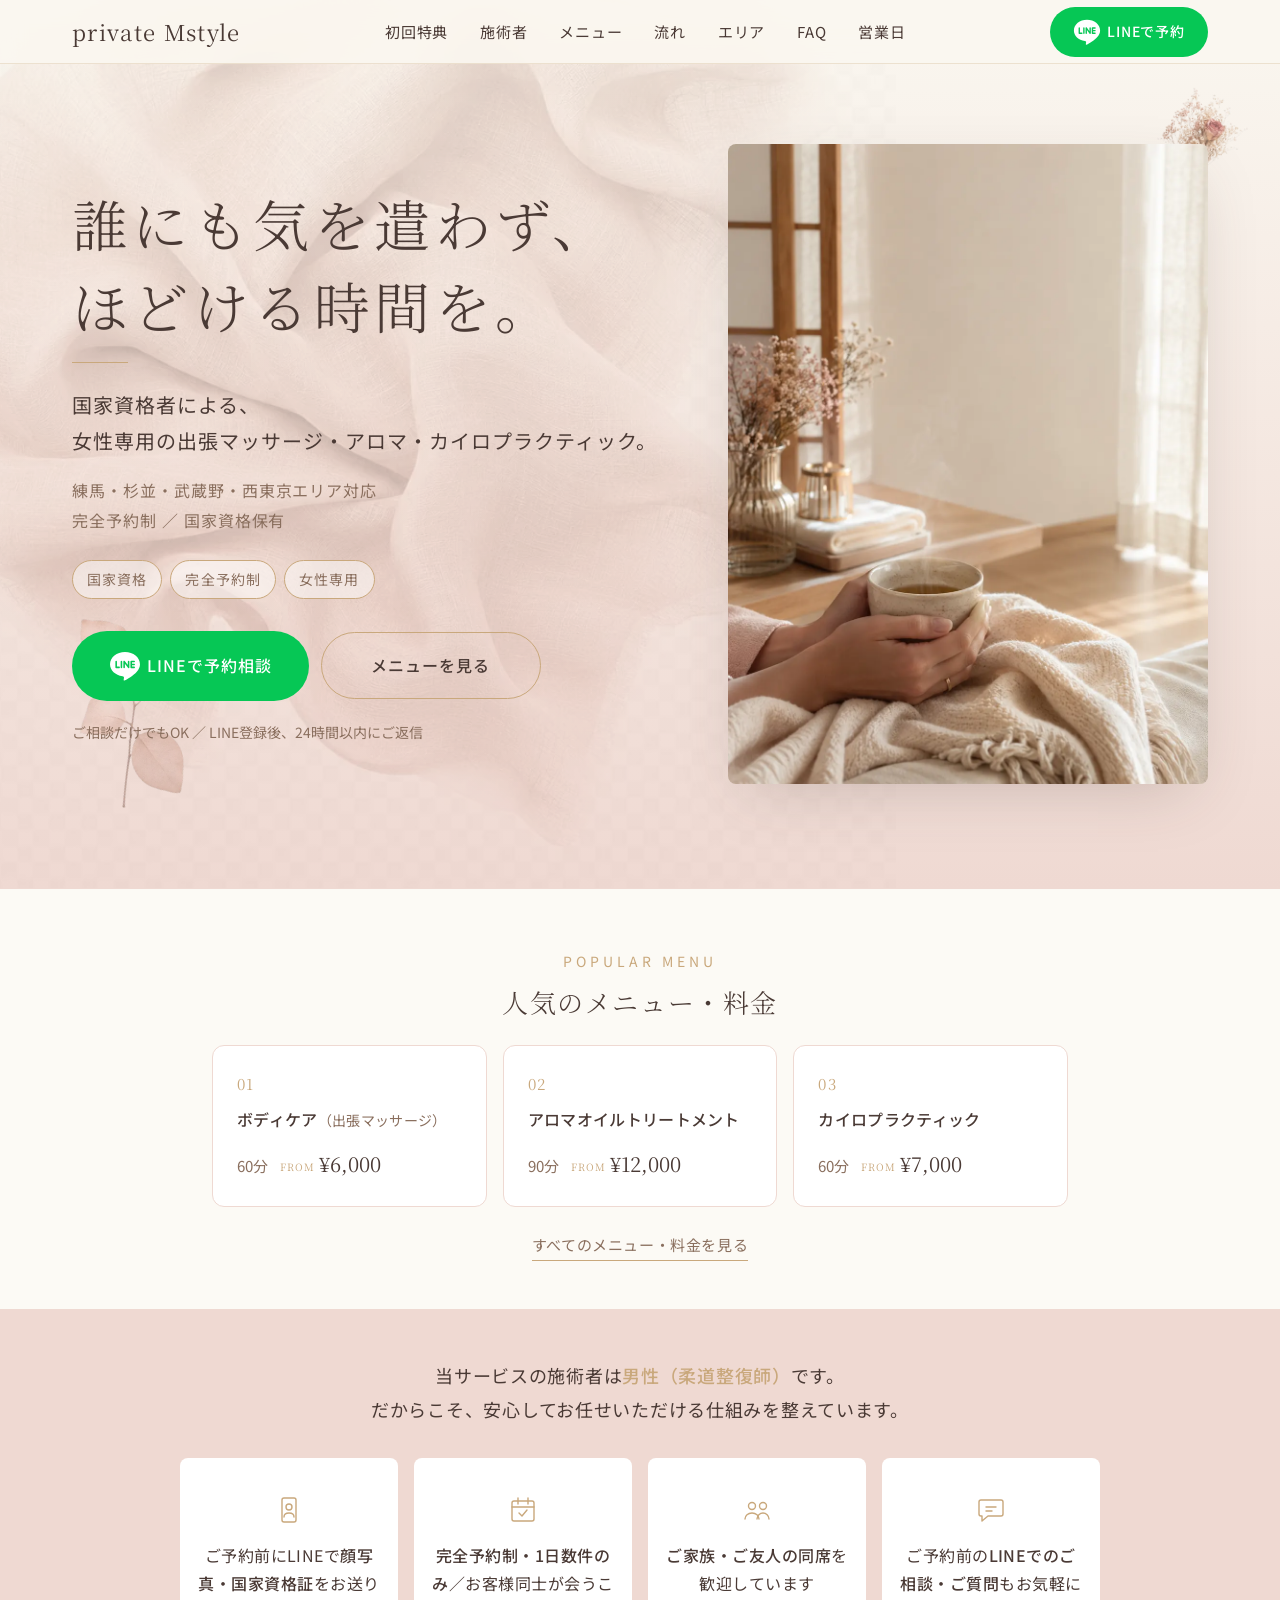
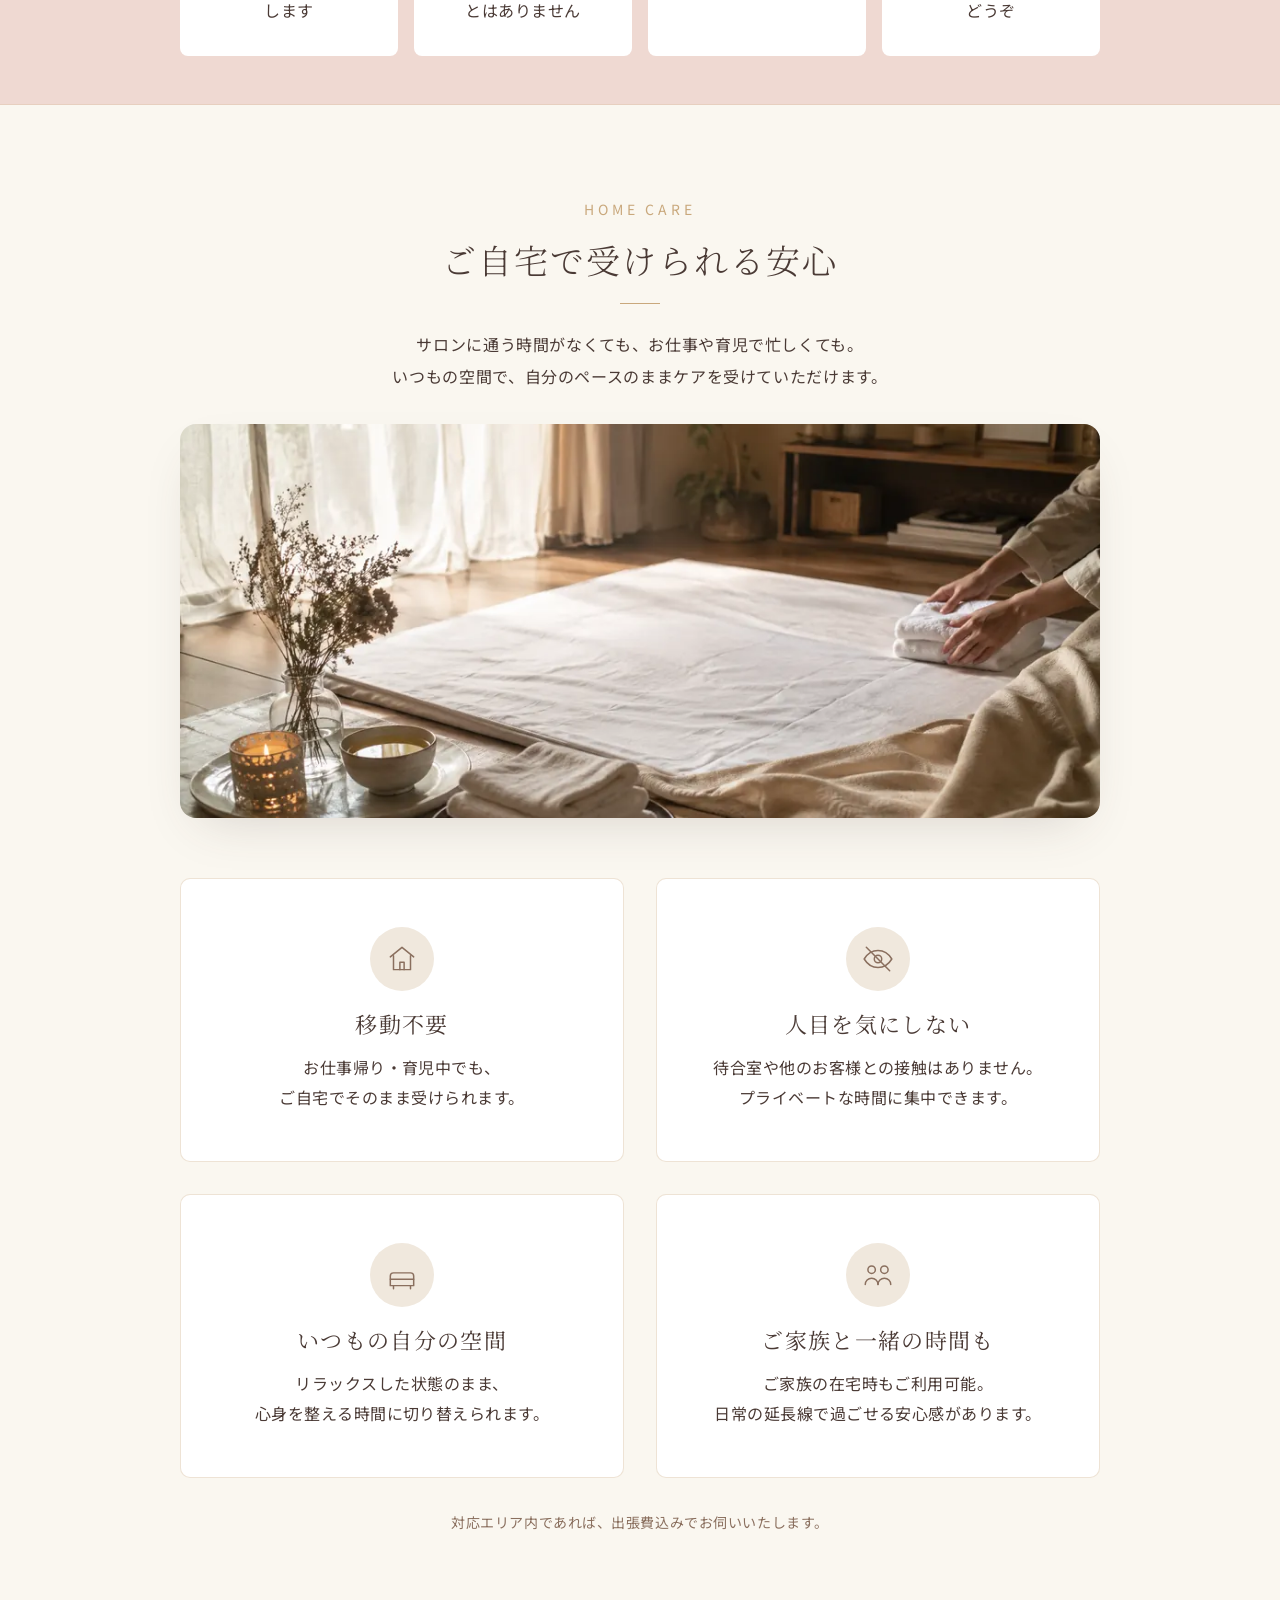
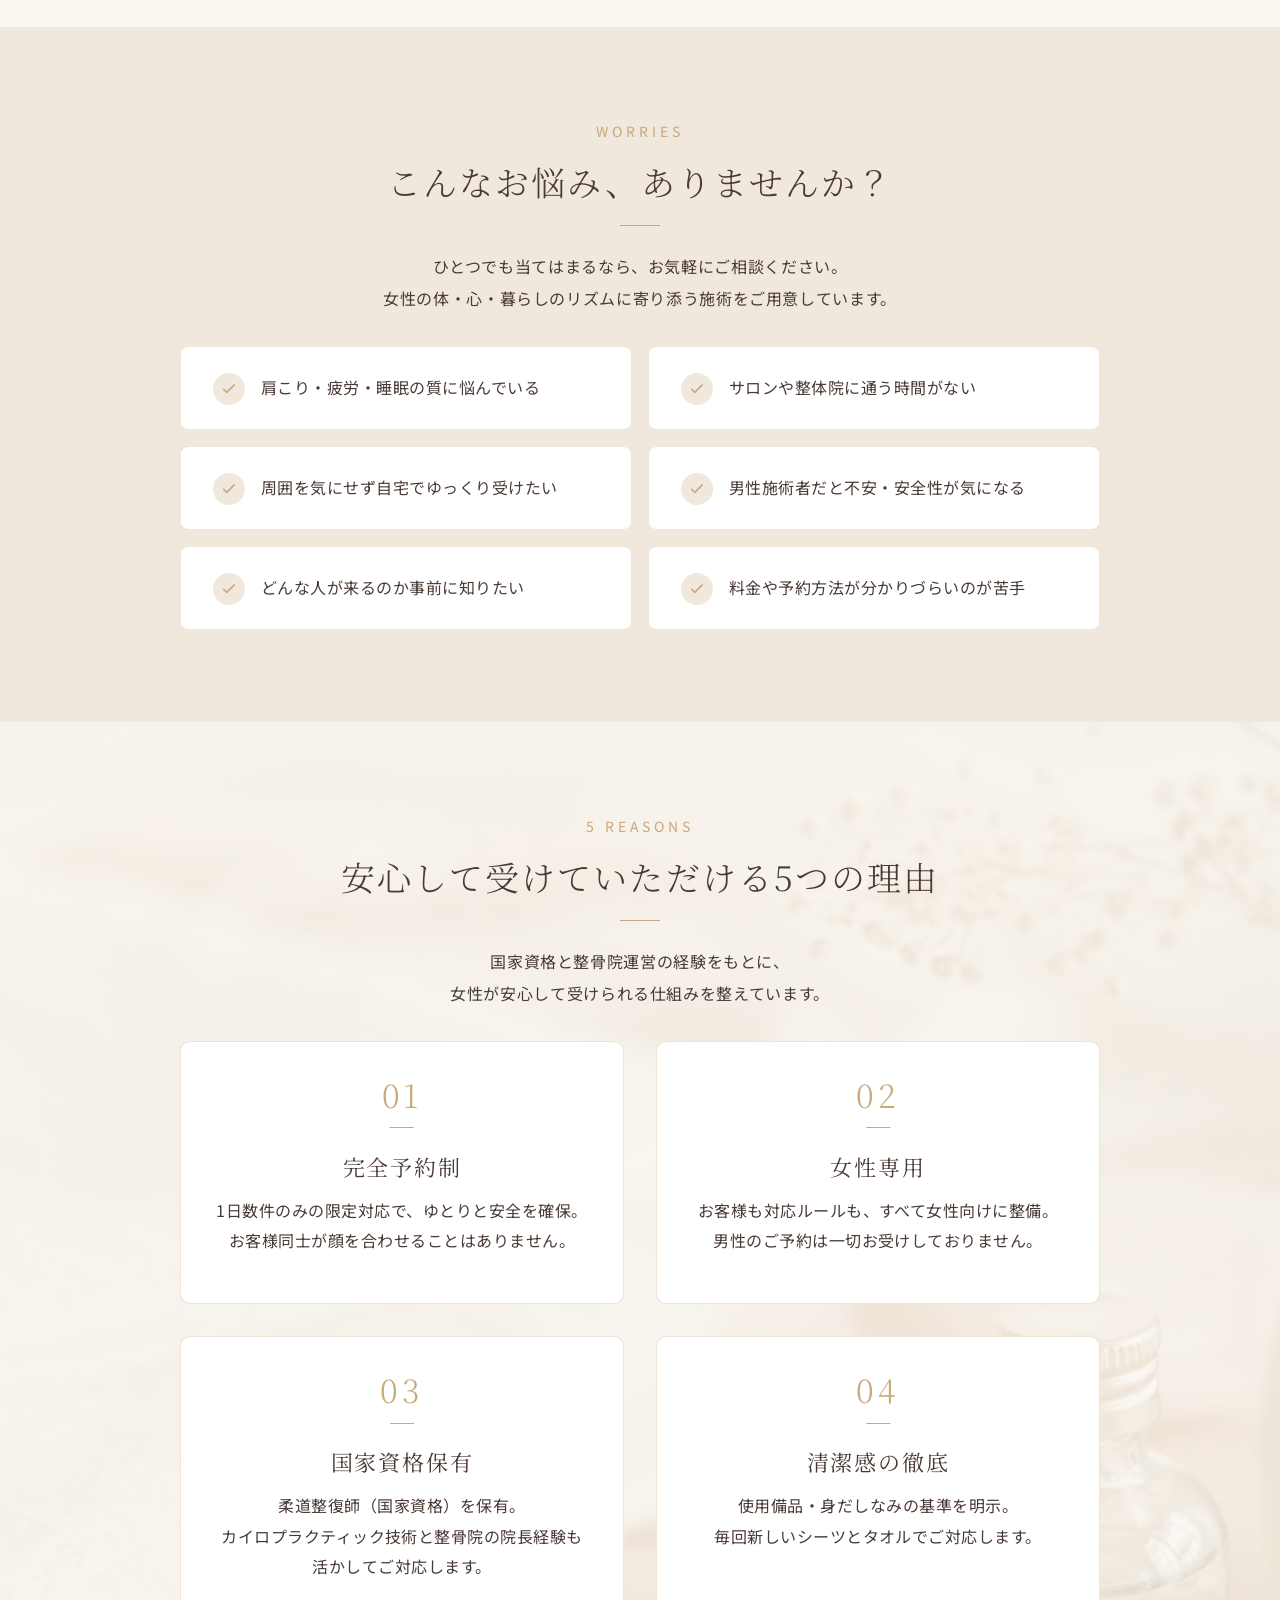
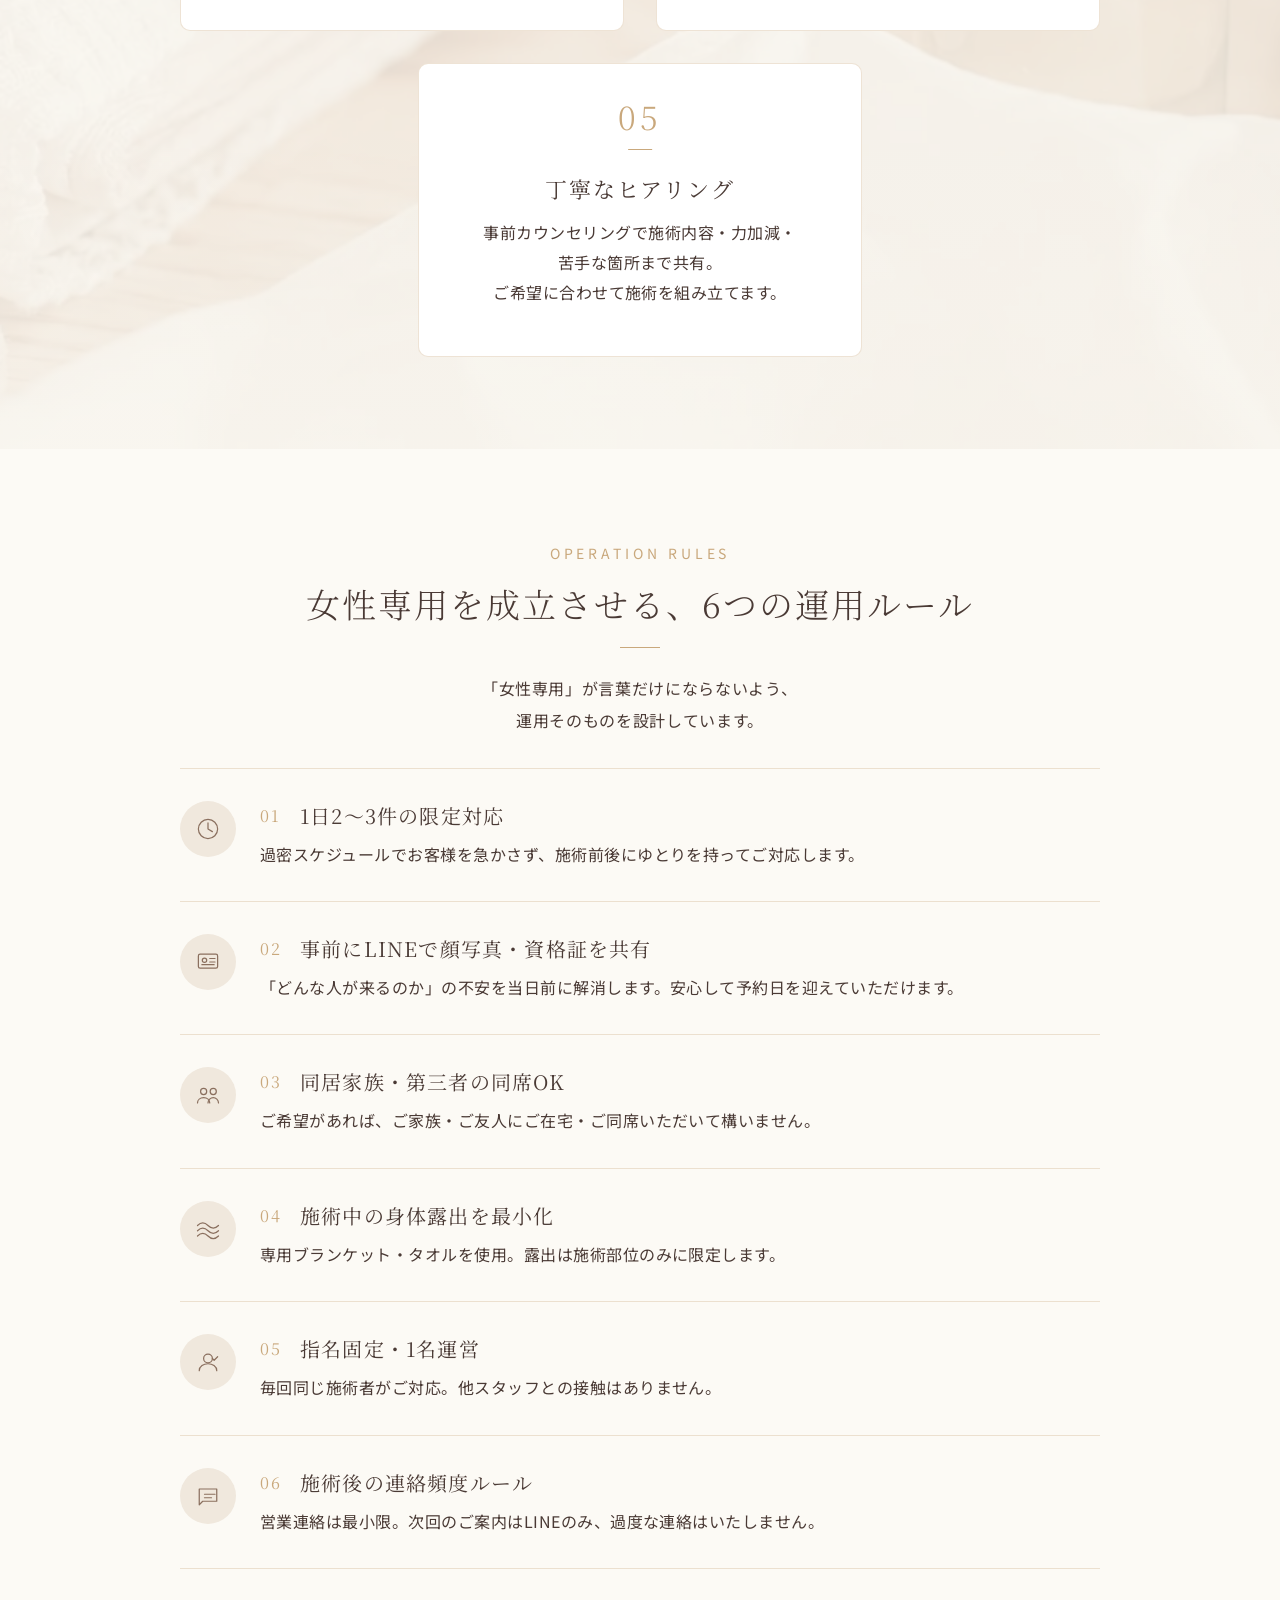
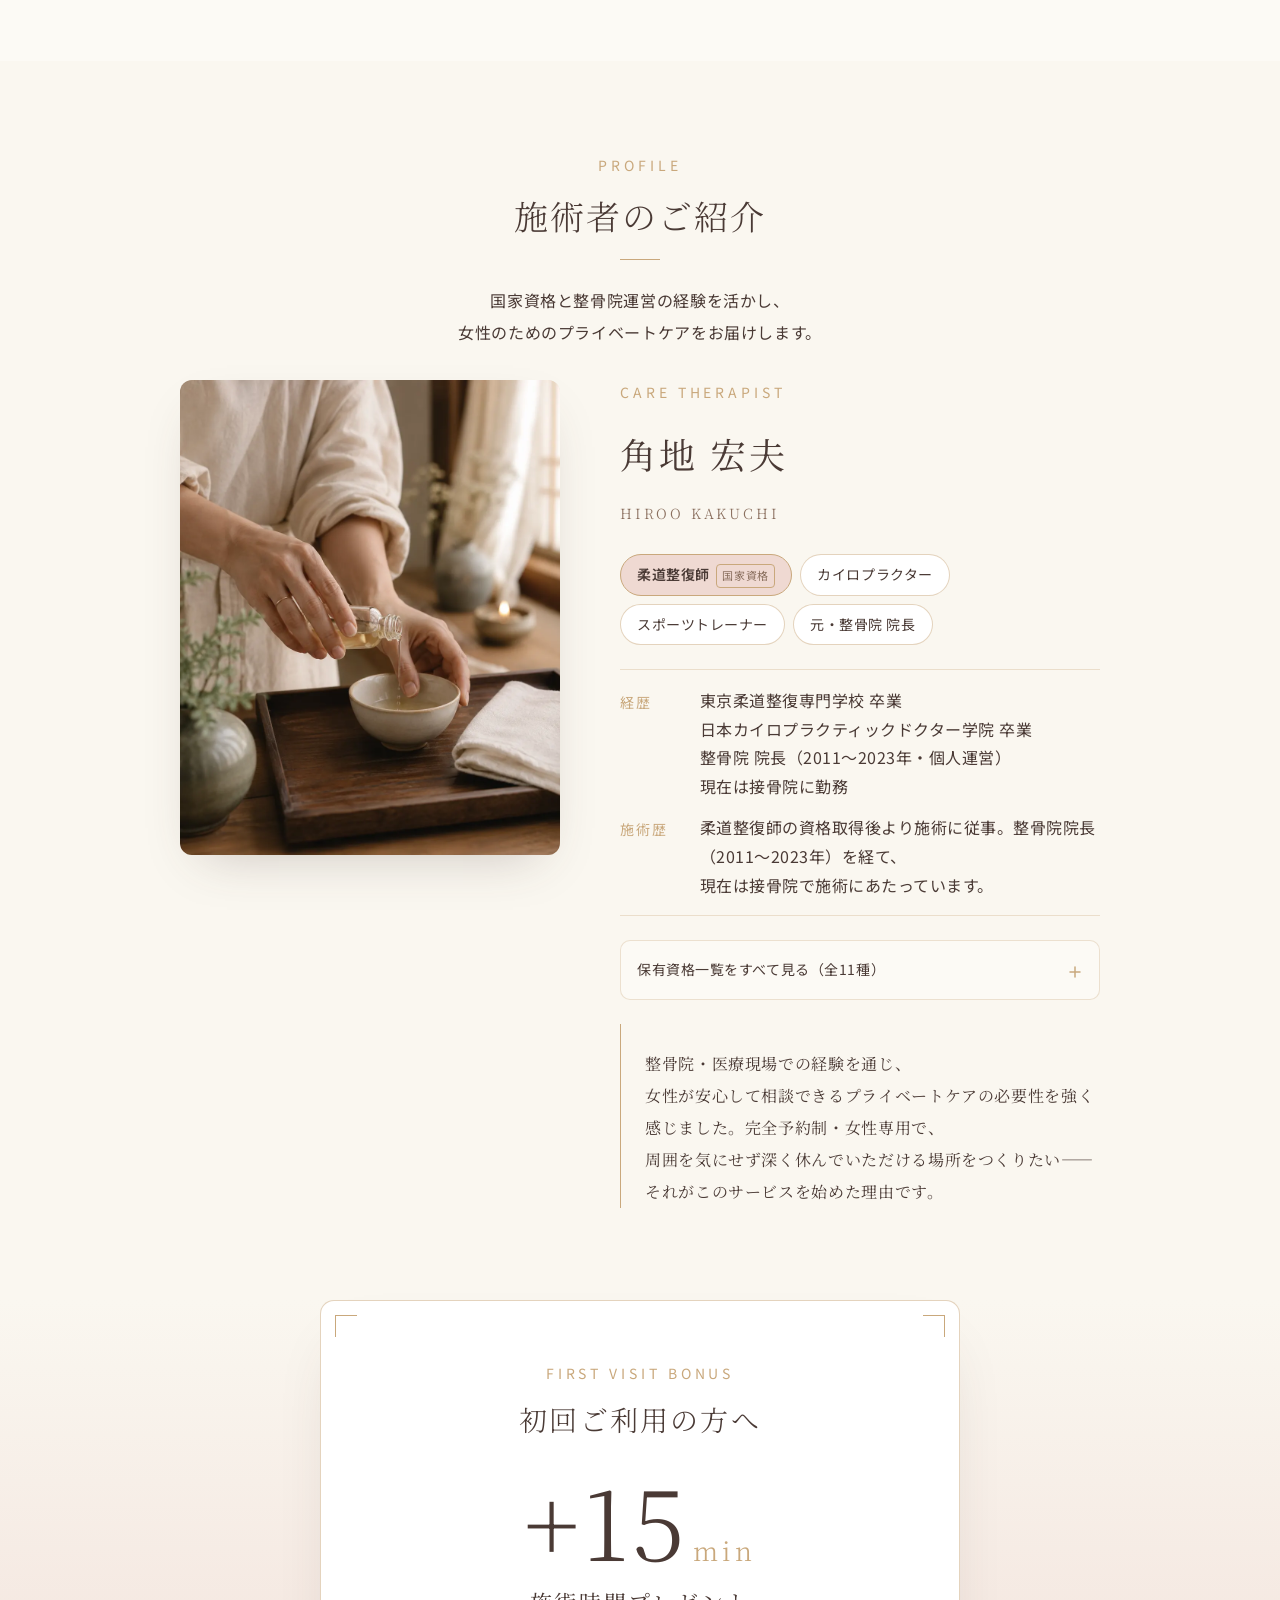
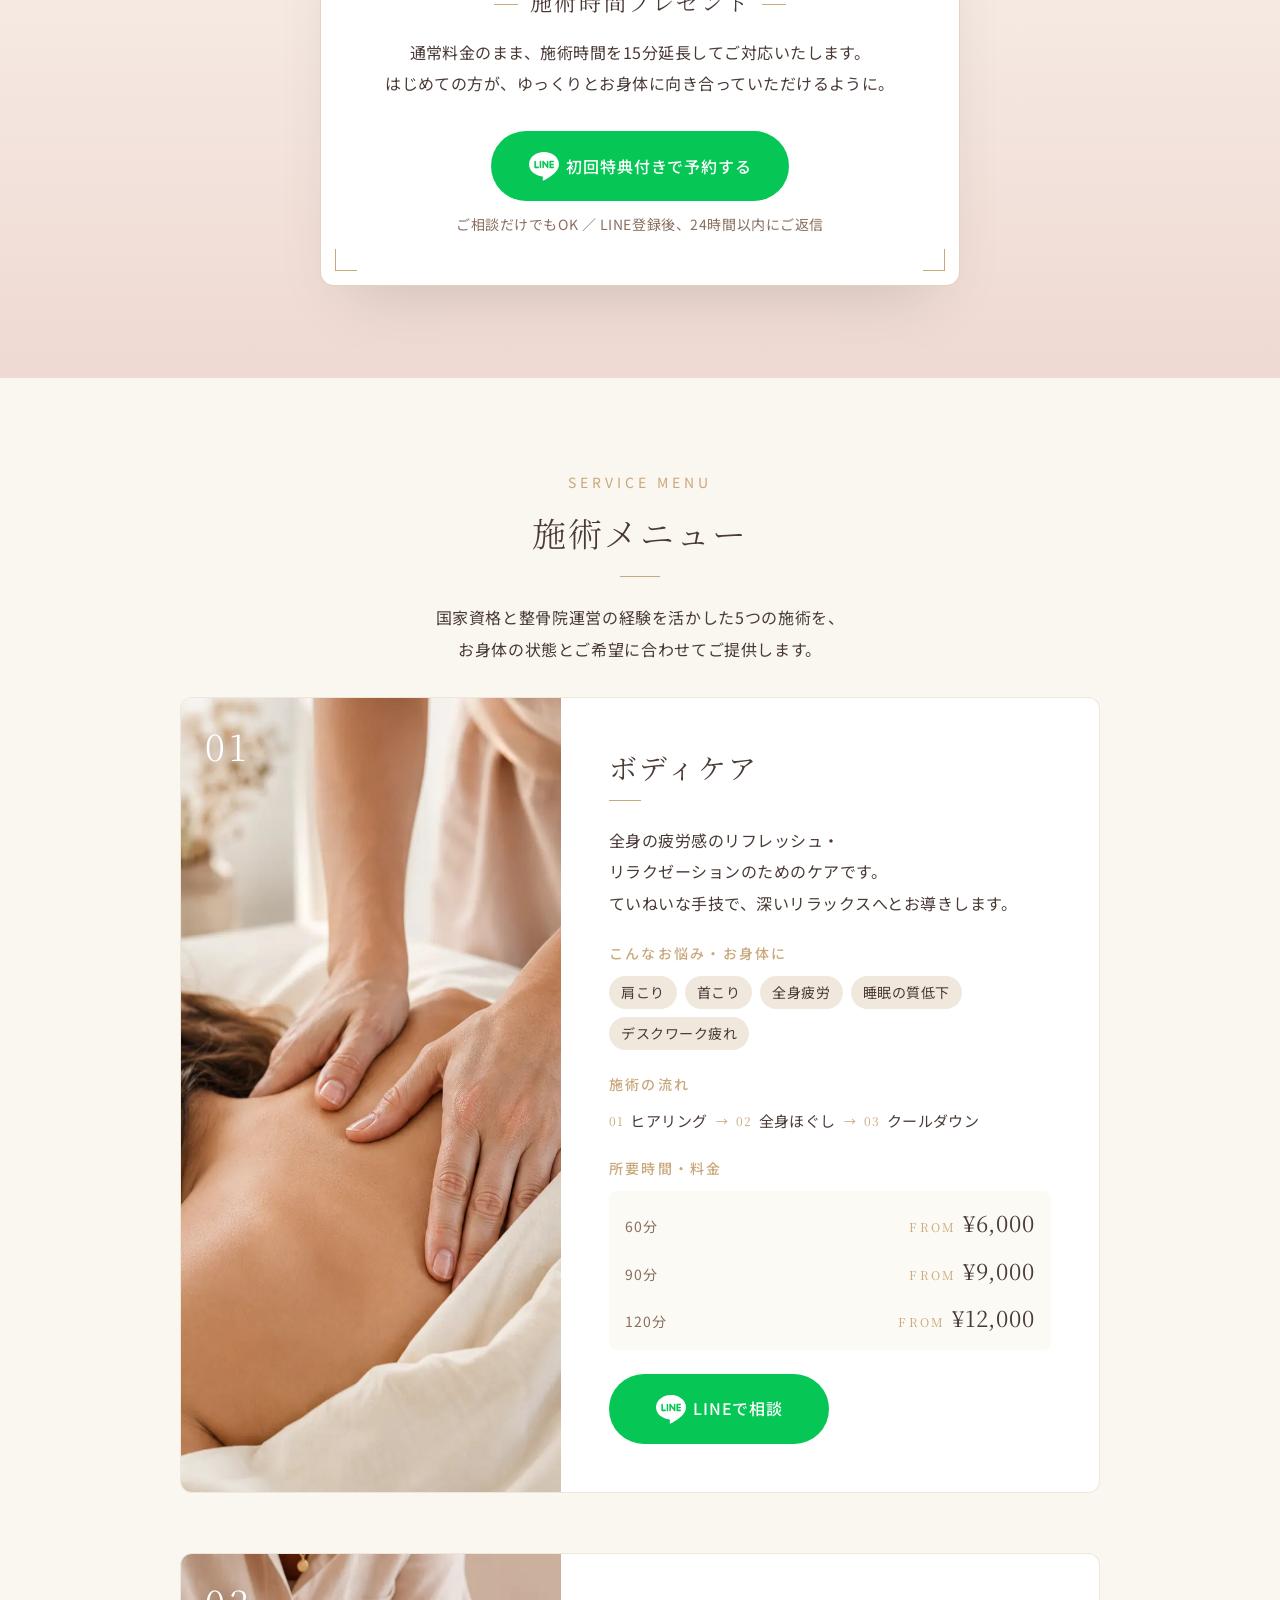
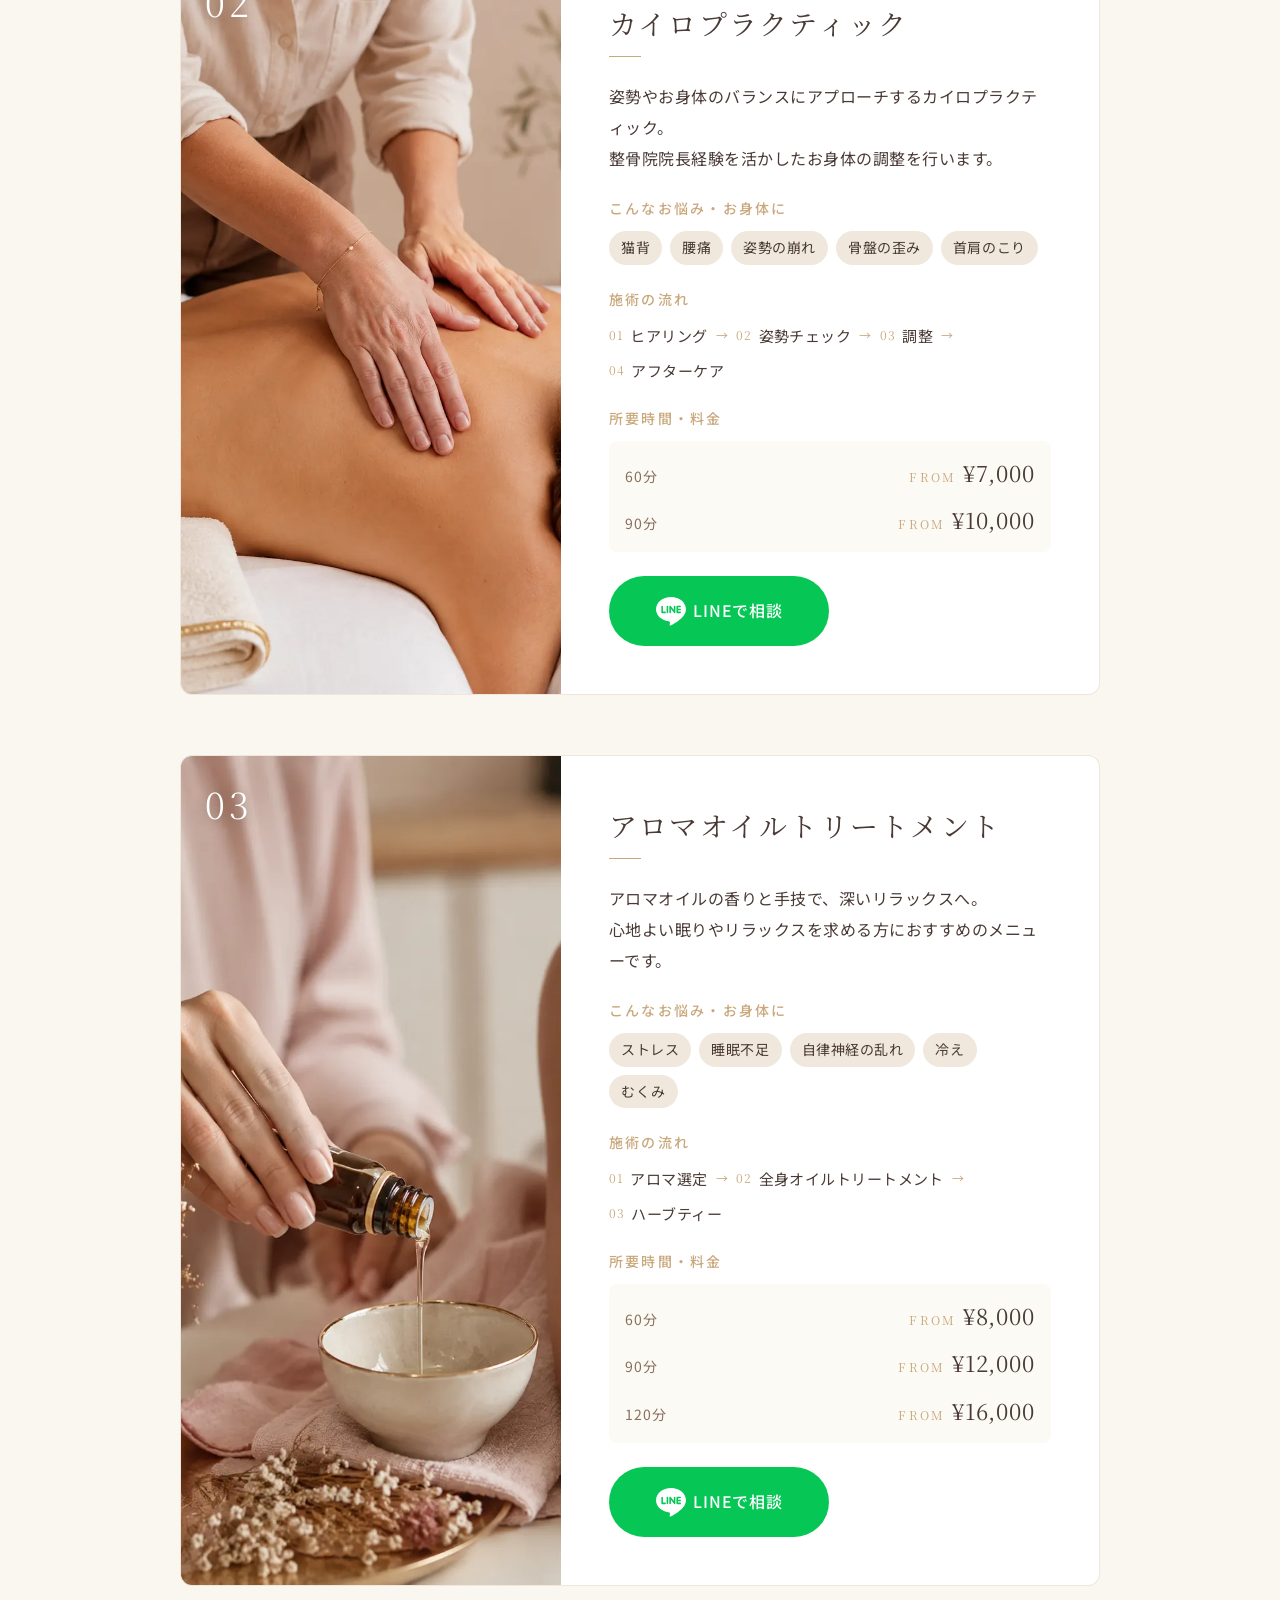
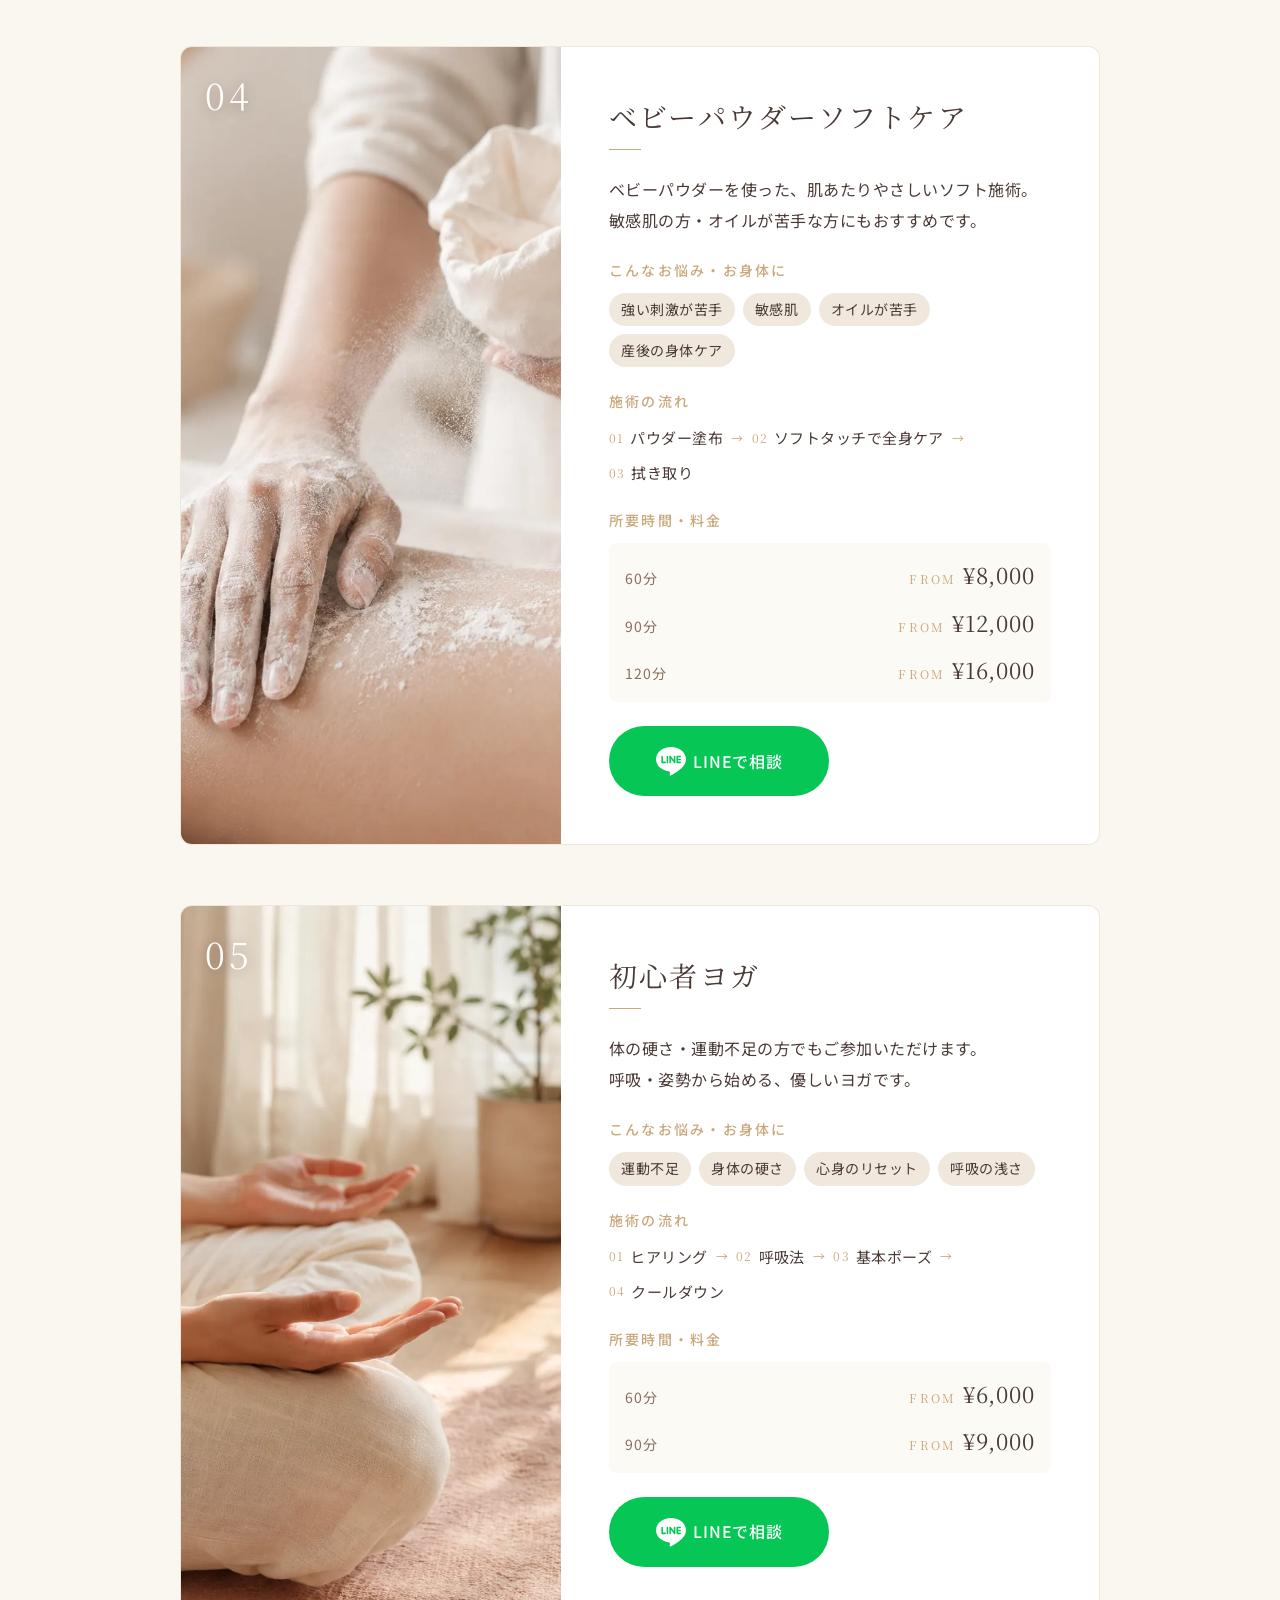
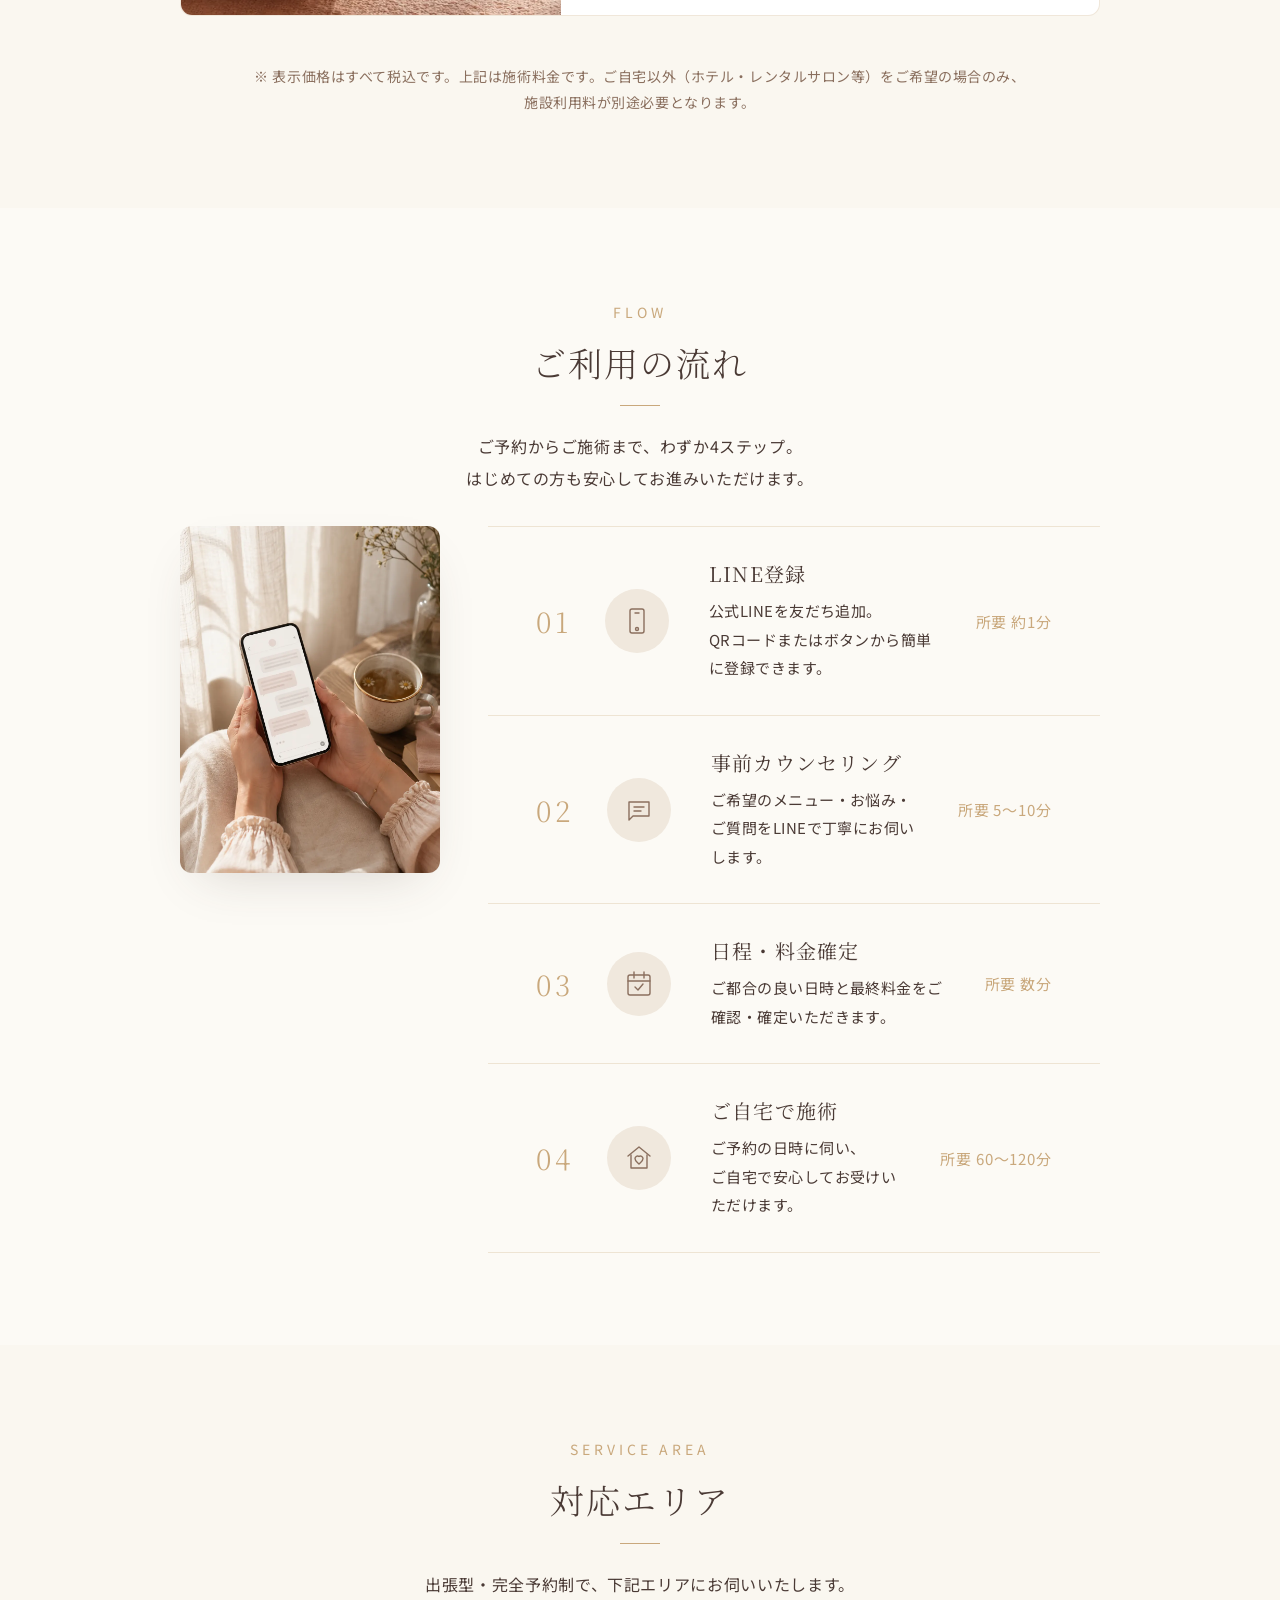
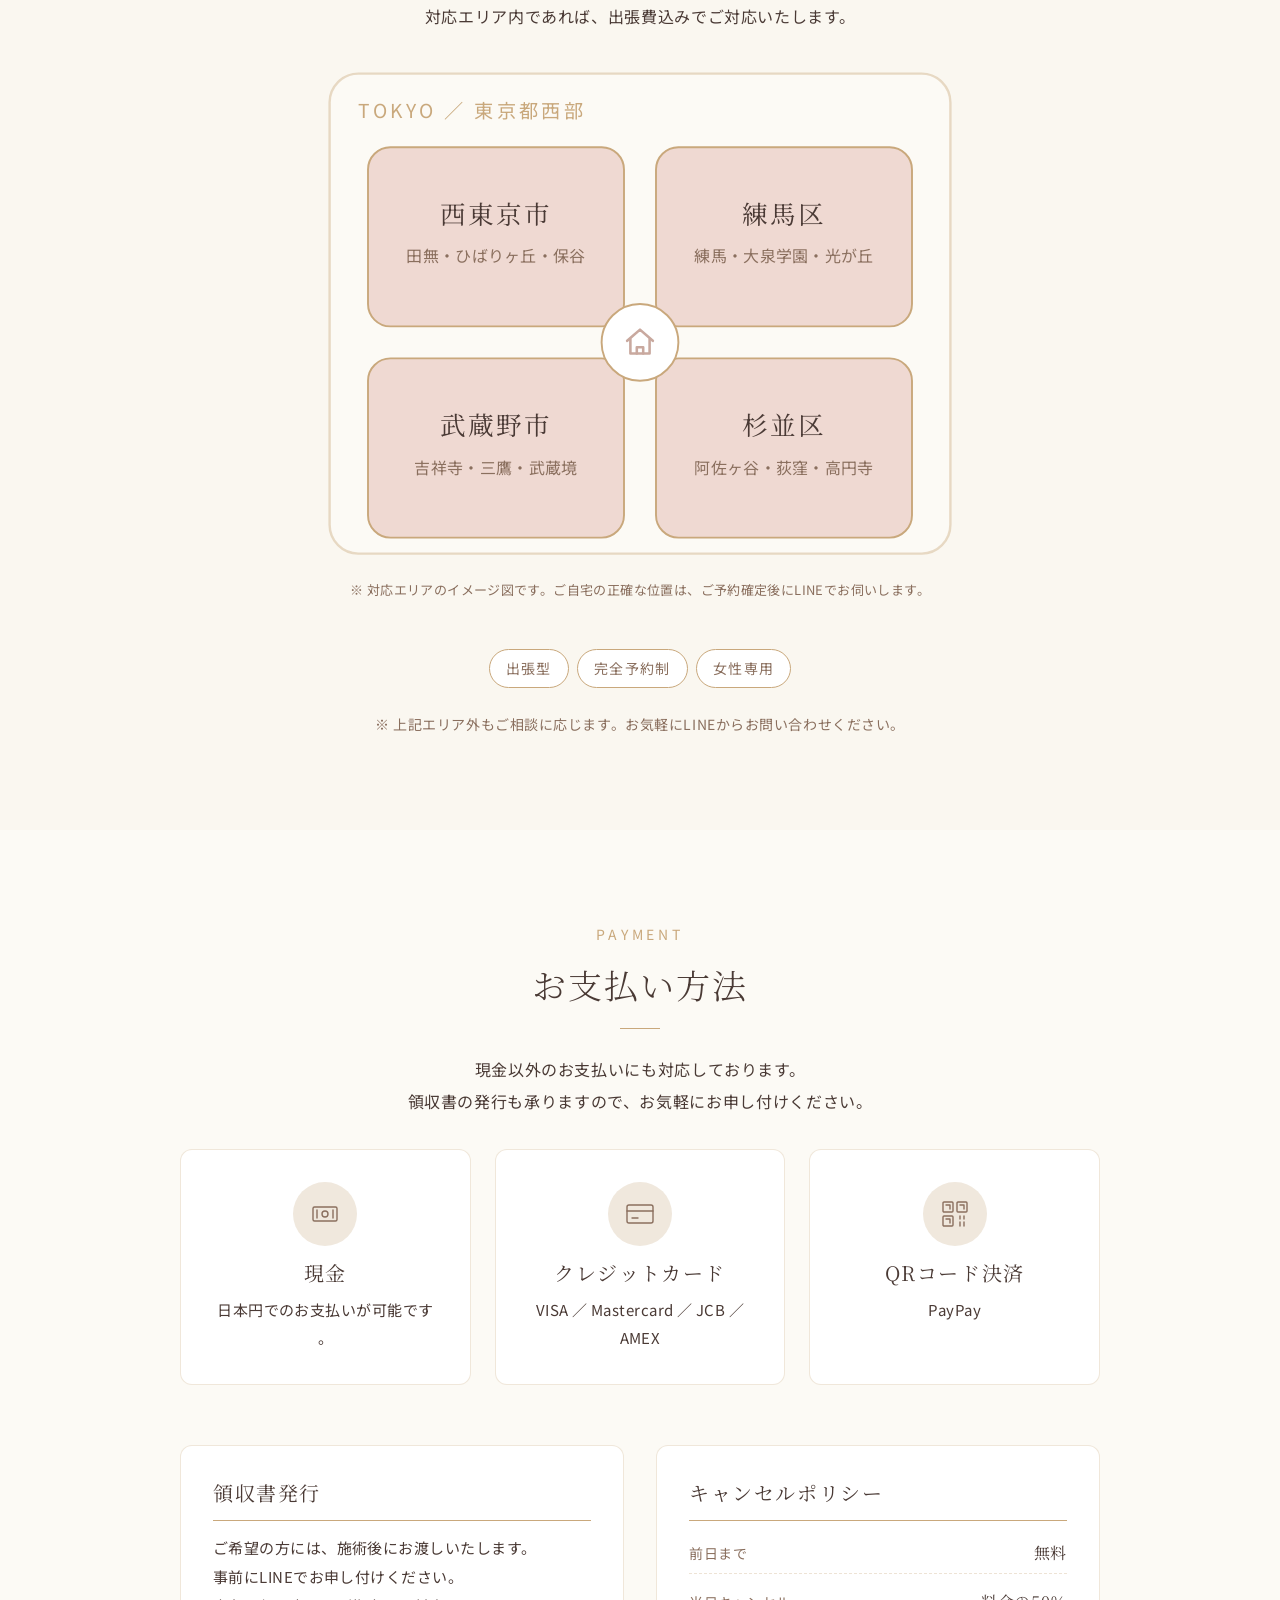
<file: index.html>
<!DOCTYPE html>
<html lang="ja">
<head>
  <meta charset="UTF-8">
  <meta name="viewport" content="width=device-width, initial-scale=1.0">
  <meta name="theme-color" content="#FAF7F0">
  <title>女性専用・完全予約制の出張ケア｜練馬・杉並・武蔵野・西東京 | private Mstyle</title>
  <meta name="description" content="柔道整復師（国家資格）の施術者による、女性専用・完全予約制の出張プライベートケア。ボディケア／カイロ／アロマトリートメント／ヨガ。練馬・杉並・武蔵野・西東京エリア対応。LINEでご相談・ご予約いただけます。">

  <link rel="canonical" href="https://privatemstyle.com/lp/">

  <!-- OGP / SNS共有（LINE・Instagram等） -->
  <meta property="og:type" content="website">
  <meta property="og:site_name" content="private Mstyle">
  <meta property="og:title" content="女性専用・完全予約制の出張ケア｜練馬・杉並・武蔵野・西東京 | private Mstyle">
  <meta property="og:description" content="柔道整復師（国家資格）の施術者による、女性専用・完全予約制の出張プライベートケア。練馬・杉並・武蔵野・西東京エリア対応。LINEでご相談・ご予約いただけます。">
  <meta property="og:url" content="https://privatemstyle.com/lp/">
  <meta property="og:image" content="https://privatemstyle.com/lp/assets/og-image.jpg">
  <meta property="og:image:width" content="1200">
  <meta property="og:image:height" content="630">
  <meta property="og:locale" content="ja_JP">
  <meta name="twitter:card" content="summary_large_image">
  <meta name="twitter:title" content="女性専用・完全予約制の出張ケア｜練馬・杉並・武蔵野・西東京 | private Mstyle">
  <meta name="twitter:description" content="柔道整復師（国家資格）の施術者による、女性専用・完全予約制の出張プライベートケア。練馬・杉並・武蔵野・西東京エリア対応。LINEでご相談・ご予約いただけます。">
  <meta name="twitter:image" content="https://privatemstyle.com/lp/assets/og-image.jpg">

  <!-- favicon -->
  <link rel="icon" type="image/png" sizes="32x32" href="assets/favicon-32.png">
  <link rel="icon" type="image/png" sizes="16x16" href="assets/favicon-16.png">
  <link rel="apple-touch-icon" sizes="180x180" href="assets/apple-touch-icon.png">

  <link rel="preconnect" href="https://fonts.googleapis.com">
  <link rel="preconnect" href="https://fonts.gstatic.com" crossorigin>
  <!-- フォントは非ブロッキング読込（display=swap で先にフォールバック表示→差し替え） -->
  <link rel="preload" as="style" href="https://fonts.googleapis.com/css2?family=Noto+Sans+JP:wght@300;400;500&family=Noto+Serif+JP:wght@300;400&display=swap">
  <link rel="stylesheet" href="https://fonts.googleapis.com/css2?family=Noto+Sans+JP:wght@300;400;500&family=Noto+Serif+JP:wght@300;400&display=swap" media="print" onload="this.media='all'">
  <noscript><link rel="stylesheet" href="https://fonts.googleapis.com/css2?family=Noto+Sans+JP:wght@300;400;500&family=Noto+Serif+JP:wght@300;400&display=swap"></noscript>

  <!-- LCP改善: FVメインビジュアルを先読み -->
  <link rel="preload" as="image" href="assets/fv/fv-hero.webp" fetchpriority="high">

  <link rel="stylesheet" href="css/style.css">

  <!-- 構造化データ（ローカルビジネス／ローカルSEO） -->
  <script type="application/ld+json">
  {
    "@context": "https://schema.org",
    "@type": "HealthAndBeautyBusiness",
    "name": "private Mstyle",
    "description": "柔道整復師（国家資格）の施術者による、女性専用・完全予約制の出張プライベートケア。ボディケア／カイロプラクティック／アロマオイルトリートメント／初心者ヨガ。",
    "url": "https://privatemstyle.com/lp/",
    "image": "https://privatemstyle.com/lp/assets/og-image.jpg",
    "areaServed": [
      { "@type": "City", "name": "練馬区" },
      { "@type": "City", "name": "杉並区" },
      { "@type": "City", "name": "武蔵野市" },
      { "@type": "City", "name": "西東京市" }
    ],
    "priceRange": "¥¥",
    "knowsLanguage": "ja",
    "makesOffer": [
      { "@type": "Offer", "itemOffered": { "@type": "Service", "name": "ボディケア" } },
      { "@type": "Offer", "itemOffered": { "@type": "Service", "name": "カイロプラクティック" } },
      { "@type": "Offer", "itemOffered": { "@type": "Service", "name": "アロマオイルトリートメント" } },
      { "@type": "Offer", "itemOffered": { "@type": "Service", "name": "初心者ヨガ" } }
    ]
  }
  </script>
</head>
<body>

  <!-- ============ 01 HEADER ============ -->
  <header class="site-header" id="site-header">
    <div class="site-header__inner">
      <a href="#top" class="site-header__logo">private Mstyle</a>
      <nav class="site-header__nav" aria-label="グローバルナビゲーション">
        <a href="#bonus">初回特典</a>
        <a href="#profile">施術者</a>
        <a href="#menu">メニュー</a>
        <a href="#flow">流れ</a>
        <a href="#area">エリア</a>
        <a href="#faq">FAQ</a>
        <a href="#schedule">営業日</a>
        <a href="https://line.me/R/ti/p/@512jlumu" class="btn btn--line btn--sm site-header__nav-cta" target="_blank" rel="noopener">
          <svg class="btn__icon" viewBox="0 0 28 28" aria-hidden="true" focusable="false">
            <path fill="currentColor" d="M27.113,12.417c0-5.865-5.88-10.637-13.107-10.637S0.898,6.552,0.898,12.417c0,5.258,4.663,9.662,10.962,10.495c0.427,0.092,1.008,0.282,1.155,0.646c0.132,0.331,0.086,0.85,0.042,1.185c0,0-0.153,0.925-0.187,1.122c-0.057,0.331-0.263,1.296,1.135,0.707c1.399-0.589,7.548-4.445,10.298-7.611h-0.001C26.203,16.879,27.113,14.764,27.113,12.417z M8.875,15.907H6.271c-0.379,0-0.687-0.308-0.687-0.688V10.01c0-0.379,0.308-0.687,0.687-0.687c0.379,0,0.687,0.308,0.687,0.687v4.521h1.917c0.379,0,0.687,0.308,0.687,0.687C9.562,15.598,9.254,15.907,8.875,15.907z M11.568,15.219c0,0.379-0.308,0.688-0.687,0.688s-0.687-0.308-0.687-0.688V10.01c0-0.379,0.308-0.687,0.687-0.687s0.687,0.308,0.687,0.687V15.219z M17.838,15.219c0,0.297-0.188,0.559-0.47,0.652c-0.071,0.024-0.145,0.036-0.218,0.036c-0.215,0-0.42-0.103-0.549-0.275l-2.669-3.635v3.222c0,0.379-0.308,0.688-0.688,0.688c-0.379,0-0.688-0.308-0.688-0.688V10.01c0-0.296,0.189-0.558,0.47-0.652c0.071-0.024,0.144-0.035,0.218-0.035c0.214,0,0.42,0.103,0.549,0.275l2.67,3.635V10.01c0-0.379,0.309-0.687,0.688-0.687c0.379,0,0.687,0.308,0.687,0.687V15.219z M22.052,11.927c0.379,0,0.688,0.308,0.688,0.688c0,0.379-0.308,0.687-0.688,0.687h-1.917v1.23h1.917c0.379,0,0.688,0.308,0.688,0.687c0,0.379-0.309,0.688-0.688,0.688h-2.604c-0.378,0-0.687-0.308-0.687-0.688v-2.603c0-0.001,0-0.001,0-0.001c0,0,0-0.001,0-0.001v-2.601c0-0.001,0-0.001,0-0.002c0-0.379,0.308-0.687,0.687-0.687h2.604c0.379,0,0.688,0.308,0.688,0.687s-0.308,0.687-0.688,0.687h-1.917v1.23H22.052z"/>
          </svg>
          <span>LINEで予約</span>
        </a>
      </nav>
      <div class="site-header__cta">
        <a href="https://line.me/R/ti/p/@512jlumu" class="btn btn--line btn--sm" target="_blank" rel="noopener">
          <svg class="btn__icon" viewBox="0 0 28 28" aria-hidden="true" focusable="false">
            <path fill="currentColor" d="M27.113,12.417c0-5.865-5.88-10.637-13.107-10.637S0.898,6.552,0.898,12.417c0,5.258,4.663,9.662,10.962,10.495c0.427,0.092,1.008,0.282,1.155,0.646c0.132,0.331,0.086,0.85,0.042,1.185c0,0-0.153,0.925-0.187,1.122c-0.057,0.331-0.263,1.296,1.135,0.707c1.399-0.589,7.548-4.445,10.298-7.611h-0.001C26.203,16.879,27.113,14.764,27.113,12.417z M8.875,15.907H6.271c-0.379,0-0.687-0.308-0.687-0.688V10.01c0-0.379,0.308-0.687,0.687-0.687c0.379,0,0.687,0.308,0.687,0.687v4.521h1.917c0.379,0,0.687,0.308,0.687,0.687C9.562,15.598,9.254,15.907,8.875,15.907z M11.568,15.219c0,0.379-0.308,0.688-0.687,0.688s-0.687-0.308-0.687-0.688V10.01c0-0.379,0.308-0.687,0.687-0.687s0.687,0.308,0.687,0.687V15.219z M17.838,15.219c0,0.297-0.188,0.559-0.47,0.652c-0.071,0.024-0.145,0.036-0.218,0.036c-0.215,0-0.42-0.103-0.549-0.275l-2.669-3.635v3.222c0,0.379-0.308,0.688-0.688,0.688c-0.379,0-0.688-0.308-0.688-0.688V10.01c0-0.296,0.189-0.558,0.47-0.652c0.071-0.024,0.144-0.035,0.218-0.035c0.214,0,0.42,0.103,0.549,0.275l2.67,3.635V10.01c0-0.379,0.309-0.687,0.688-0.687c0.379,0,0.687,0.308,0.687,0.687V15.219z M22.052,11.927c0.379,0,0.688,0.308,0.688,0.688c0,0.379-0.308,0.687-0.688,0.687h-1.917v1.23h1.917c0.379,0,0.688,0.308,0.688,0.687c0,0.379-0.309,0.688-0.688,0.688h-2.604c-0.378,0-0.687-0.308-0.687-0.688v-2.603c0-0.001,0-0.001,0-0.001c0,0,0-0.001,0-0.001v-2.601c0-0.001,0-0.001,0-0.002c0-0.379,0.308-0.687,0.687-0.687h2.604c0.379,0,0.688,0.308,0.688,0.687s-0.308,0.687-0.688,0.687h-1.917v1.23H22.052z"/>
          </svg>
          <span>LINEで予約</span>
        </a>
      </div>
      <button class="site-header__menu-toggle" aria-label="メニューを開く" aria-expanded="false">
        <span></span><span></span><span></span>
      </button>
    </div>
  </header>

  <!-- ============ 02 FV ============ -->
  <section class="fv" id="top">
    <div class="fv__bg" aria-hidden="true">
      <img src="assets/fv/fv-fabric-pink.webp" width="1000" height="1000" alt="" class="fv__bg-fabric">
      <img src="assets/decorations/deco-flower-dried.webp" width="500" height="500" alt="" class="fv__deco fv__deco--flower">
      <img src="assets/decorations/deco-leaf-1.webp" width="500" height="500" alt="" class="fv__deco fv__deco--leaf">
    </div>

    <div class="fv__inner">
      <div class="fv__copy">
        <h1 class="fv__catch">
          誰にも気を遣わず、<br>
          ほどける時間を。
        </h1>
        <p class="fv__sub">
          国家資格者による、<br>女性専用の出張マッサージ・アロマ・カイロプラクティック。
        </p>
        <p class="fv__area">
          練馬・杉並・武蔵野・西東京エリア対応<br>
          完全予約制 ／ 国家資格保有
        </p>

        <ul class="fv__badges" aria-label="サービスの特徴">
          <li>国家資格</li>
          <li>完全予約制</li>
          <li>女性専用</li>
        </ul>

        <div class="fv__ctas">
          <a href="https://line.me/R/ti/p/@512jlumu" class="btn btn--line btn--lg" target="_blank" rel="noopener">
            <svg class="btn__icon" viewBox="0 0 28 28" aria-hidden="true" focusable="false">
              <path fill="currentColor" d="M27.113,12.417c0-5.865-5.88-10.637-13.107-10.637S0.898,6.552,0.898,12.417c0,5.258,4.663,9.662,10.962,10.495c0.427,0.092,1.008,0.282,1.155,0.646c0.132,0.331,0.086,0.85,0.042,1.185c0,0-0.153,0.925-0.187,1.122c-0.057,0.331-0.263,1.296,1.135,0.707c1.399-0.589,7.548-4.445,10.298-7.611h-0.001C26.203,16.879,27.113,14.764,27.113,12.417z M8.875,15.907H6.271c-0.379,0-0.687-0.308-0.687-0.688V10.01c0-0.379,0.308-0.687,0.687-0.687c0.379,0,0.687,0.308,0.687,0.687v4.521h1.917c0.379,0,0.687,0.308,0.687,0.687C9.562,15.598,9.254,15.907,8.875,15.907z M11.568,15.219c0,0.379-0.308,0.688-0.687,0.688s-0.687-0.308-0.687-0.688V10.01c0-0.379,0.308-0.687,0.687-0.687s0.687,0.308,0.687,0.687V15.219z M17.838,15.219c0,0.297-0.188,0.559-0.47,0.652c-0.071,0.024-0.145,0.036-0.218,0.036c-0.215,0-0.42-0.103-0.549-0.275l-2.669-3.635v3.222c0,0.379-0.308,0.688-0.688,0.688c-0.379,0-0.688-0.308-0.688-0.688V10.01c0-0.296,0.189-0.558,0.47-0.652c0.071-0.024,0.144-0.035,0.218-0.035c0.214,0,0.42,0.103,0.549,0.275l2.67,3.635V10.01c0-0.379,0.309-0.687,0.688-0.687c0.379,0,0.687,0.308,0.687,0.687V15.219z M22.052,11.927c0.379,0,0.688,0.308,0.688,0.688c0,0.379-0.308,0.687-0.688,0.687h-1.917v1.23h1.917c0.379,0,0.688,0.308,0.688,0.687c0,0.379-0.309,0.688-0.688,0.688h-2.604c-0.378,0-0.687-0.308-0.687-0.688v-2.603c0-0.001,0-0.001,0-0.001c0,0,0-0.001,0-0.001v-2.601c0-0.001,0-0.001,0-0.002c0-0.379,0.308-0.687,0.687-0.687h2.604c0.379,0,0.688,0.308,0.688,0.687s-0.308,0.687-0.688,0.687h-1.917v1.23H22.052z"/>
            </svg>
            <span>LINEで予約相談</span>
          </a>
          <a href="#menu" class="btn btn--ghost btn--lg">メニューを見る</a>
          <p class="fv__micro">
            ご相談だけでもOK ／ LINE登録後、24時間以内にご返信
          </p>
        </div>
      </div>

      <div class="fv__visual">
        <img src="assets/fv/fv-hero.webp" width="1000" height="1333" alt="" class="fv__hero-img">
      </div>
    </div>
  </section>

  <!-- ============ 02.3 人気メニュー（FV直下クイック） ============ -->
  <section class="quick-menu" id="quick-menu" aria-label="人気のメニューと料金">
    <div class="quick-menu__inner">
      <p class="quick-menu__label">POPULAR MENU</p>
      <h2 class="quick-menu__title">人気のメニュー・料金</h2>
      <ul class="quick-menu__list">
        <li class="quick-menu__item">
          <span class="quick-menu__num" aria-hidden="true">01</span>
          <span class="quick-menu__name">ボディケア<small>（出張マッサージ）</small></span>
          <span class="quick-menu__meta"><span class="quick-menu__time">60分</span><span class="quick-menu__price"><em>FROM</em>¥6,000</span></span>
        </li>
        <li class="quick-menu__item">
          <span class="quick-menu__num" aria-hidden="true">02</span>
          <span class="quick-menu__name">アロマオイルトリートメント</span>
          <span class="quick-menu__meta"><span class="quick-menu__time">90分</span><span class="quick-menu__price"><em>FROM</em>¥12,000</span></span>
        </li>
        <li class="quick-menu__item">
          <span class="quick-menu__num" aria-hidden="true">03</span>
          <span class="quick-menu__name">カイロプラクティック</span>
          <span class="quick-menu__meta"><span class="quick-menu__time">60分</span><span class="quick-menu__price"><em>FROM</em>¥7,000</span></span>
        </li>
      </ul>
      <a href="#menu" class="quick-menu__more">すべてのメニュー・料金を見る</a>
    </div>
  </section>

  <!-- ============ 02.5 安心への約束 ============ -->
  <aside class="assurance" aria-label="安心への約束">
    <div class="assurance__inner">
      <p class="assurance__intro">
        当サービスの施術者は<strong>男性（柔道整復師）</strong>です。<br>
        だからこそ、安心してお任せいただける仕組みを整えています。
      </p>
      <ul class="assurance__list">
        <li class="assurance__item">
          <span class="assurance__icon" aria-hidden="true">
            <svg viewBox="0 0 32 32" fill="none" stroke="currentColor" stroke-width="1.4" stroke-linecap="round" stroke-linejoin="round">
              <rect x="9" y="4" width="14" height="24" rx="2"/>
              <circle cx="16" cy="13" r="3"/>
              <path d="M11 23c0-2.5 2.2-4 5-4s5 1.5 5 4"/>
            </svg>
          </span>
          <p class="assurance__text">ご予約前にLINEで<strong>顔写真・国家資格証</strong>をお送りします</p>
        </li>
        <li class="assurance__item">
          <span class="assurance__icon" aria-hidden="true">
            <svg viewBox="0 0 32 32" fill="none" stroke="currentColor" stroke-width="1.4" stroke-linecap="round" stroke-linejoin="round">
              <rect x="5" y="7" width="22" height="20" rx="2"/>
              <path d="M5 13h22M11 4v6M21 4v6"/>
              <path d="M12 19l3 3 5-6"/>
            </svg>
          </span>
          <p class="assurance__text"><strong>完全予約制・1日数件のみ</strong>／お客様同士が会うことはありません</p>
        </li>
        <li class="assurance__item">
          <span class="assurance__icon" aria-hidden="true">
            <svg viewBox="0 0 32 32" fill="none" stroke="currentColor" stroke-width="1.4" stroke-linecap="round" stroke-linejoin="round">
              <circle cx="11" cy="12" r="3.5"/>
              <circle cx="22" cy="12" r="3.5"/>
              <path d="M4 25c0-3.5 3-6 7-6s7 2.5 7 6"/>
              <path d="M16 25c0-3.5 3-6 6-6s6 2.5 6 6"/>
            </svg>
          </span>
          <p class="assurance__text"><strong>ご家族・ご友人の同席</strong>を歓迎しています</p>
        </li>
        <li class="assurance__item">
          <span class="assurance__icon" aria-hidden="true">
            <svg viewBox="0 0 32 32" fill="none" stroke="currentColor" stroke-width="1.4" stroke-linecap="round" stroke-linejoin="round">
              <path d="M6 6h20a2 2 0 0 1 2 2v12a2 2 0 0 1-2 2H13l-6 5v-5H6a2 2 0 0 1-2-2V8a2 2 0 0 1 2-2z"/>
              <path d="M11 13h10M11 17h6"/>
            </svg>
          </span>
          <p class="assurance__text">ご予約前の<strong>LINEでのご相談・ご質問</strong>もお気軽にどうぞ</p>
        </li>
      </ul>
    </div>
  </aside>

  <!-- ============ 03 ご自宅で受けられる安心 ============ -->
  <section class="home-care" id="home-care">
    <div class="home-care__inner">
      <header class="section-head">
        <p class="section-head__label">HOME CARE</p>
        <h2 class="section-head__title">ご自宅で受けられる安心</h2>
        <p class="section-head__lead">
          サロンに通う時間がなくても、お仕事や育児で忙しくても。<br>
          いつもの空間で、自分のペースのままケアを受けていただけます。
        </p>
      </header>

      <figure class="home-care__photo">
        <img src="assets/photos/home-care-hero.webp" width="1000" height="563" alt="ご自宅でリラックスして施術を受ける様子（イメージ）" loading="lazy">
      </figure>

      <ul class="benefit-cards">
        <li class="benefit-card">
          <span class="benefit-card__icon" aria-hidden="true">
            <svg viewBox="0 0 32 32" fill="none" stroke="currentColor" stroke-width="1.4" stroke-linecap="round" stroke-linejoin="round">
              <path d="M5 14 16 5l11 9"/>
              <path d="M8 13v13h16V13"/>
              <path d="M14 26v-7h4v7"/>
            </svg>
          </span>
          <h3 class="benefit-card__title">移動不要</h3>
          <p class="benefit-card__text">お仕事帰り・育児中でも、<br>ご自宅でそのまま受けられます。</p>
        </li>

        <li class="benefit-card">
          <span class="benefit-card__icon" aria-hidden="true">
            <svg viewBox="0 0 32 32" fill="none" stroke="currentColor" stroke-width="1.4" stroke-linecap="round" stroke-linejoin="round">
              <path d="M3 16c3-5 8-8 13-8s10 3 13 8c-3 5-8 8-13 8s-10-3-13-8z"/>
              <circle cx="16" cy="16" r="3.5"/>
              <path d="M5 5l22 22"/>
            </svg>
          </span>
          <h3 class="benefit-card__title">人目を気にしない</h3>
          <p class="benefit-card__text">待合室や他のお客様との接触はありません。<br>プライベートな時間に集中できます。</p>
        </li>

        <li class="benefit-card">
          <span class="benefit-card__icon" aria-hidden="true">
            <svg viewBox="0 0 32 32" fill="none" stroke="currentColor" stroke-width="1.4" stroke-linecap="round" stroke-linejoin="round">
              <path d="M5 20v-3a3 3 0 0 1 3-3h16a3 3 0 0 1 3 3v3"/>
              <path d="M5 20h22v6H5z"/>
              <path d="M8 26v3M24 26v3"/>
            </svg>
          </span>
          <h3 class="benefit-card__title">いつもの自分の空間</h3>
          <p class="benefit-card__text">リラックスした状態のまま、<br>心身を整える時間に切り替えられます。</p>
        </li>

        <li class="benefit-card">
          <span class="benefit-card__icon" aria-hidden="true">
            <svg viewBox="0 0 32 32" fill="none" stroke="currentColor" stroke-width="1.4" stroke-linecap="round" stroke-linejoin="round">
              <circle cx="10" cy="11" r="3.5"/>
              <circle cx="22" cy="11" r="3.5"/>
              <path d="M4 25c0-3.5 2.7-6 6-6s6 2.5 6 6"/>
              <path d="M16 25c0-3.5 2.7-6 6-6s6 2.5 6 6"/>
            </svg>
          </span>
          <h3 class="benefit-card__title">ご家族と一緒の時間も</h3>
          <p class="benefit-card__text">ご家族の在宅時もご利用可能。<br>日常の延長線で過ごせる安心感があります。</p>
        </li>
      </ul>

      <p class="home-care__note">
        対応エリア内であれば、<br class="sp-only">出張費込みでお伺いいたします。
      </p>
    </div>
  </section>

  <!-- ============ 04 お悩み・共感 ============ -->
  <section class="worries" id="worries">
    <div class="worries__inner">
      <header class="section-head">
        <p class="section-head__label">WORRIES</p>
        <h2 class="section-head__title">こんなお悩み、ありませんか？</h2>
        <p class="section-head__lead">
          ひとつでも当てはまるなら、お気軽にご相談ください。<br>
          女性の体・心・暮らしのリズムに寄り添う施術をご用意しています。
        </p>
      </header>

      <ul class="worries-list" role="list">
        <li class="worries-list__item">
          <span class="worries-list__check" aria-hidden="true">
            <svg viewBox="0 0 24 24" fill="none" stroke="currentColor" stroke-width="2" stroke-linecap="round" stroke-linejoin="round">
              <path d="M5 12.5l4 4 10-10"/>
            </svg>
          </span>
          <span class="worries-list__text">肩こり・疲労・睡眠の質に悩んでいる</span>
        </li>
        <li class="worries-list__item">
          <span class="worries-list__check" aria-hidden="true">
            <svg viewBox="0 0 24 24" fill="none" stroke="currentColor" stroke-width="2" stroke-linecap="round" stroke-linejoin="round">
              <path d="M5 12.5l4 4 10-10"/>
            </svg>
          </span>
          <span class="worries-list__text">サロンや整体院に通う時間がない</span>
        </li>
        <li class="worries-list__item">
          <span class="worries-list__check" aria-hidden="true">
            <svg viewBox="0 0 24 24" fill="none" stroke="currentColor" stroke-width="2" stroke-linecap="round" stroke-linejoin="round">
              <path d="M5 12.5l4 4 10-10"/>
            </svg>
          </span>
          <span class="worries-list__text">周囲を気にせず自宅でゆっくり受けたい</span>
        </li>
        <li class="worries-list__item">
          <span class="worries-list__check" aria-hidden="true">
            <svg viewBox="0 0 24 24" fill="none" stroke="currentColor" stroke-width="2" stroke-linecap="round" stroke-linejoin="round">
              <path d="M5 12.5l4 4 10-10"/>
            </svg>
          </span>
          <span class="worries-list__text">男性施術者だと不安・安全性が気になる</span>
        </li>
        <li class="worries-list__item">
          <span class="worries-list__check" aria-hidden="true">
            <svg viewBox="0 0 24 24" fill="none" stroke="currentColor" stroke-width="2" stroke-linecap="round" stroke-linejoin="round">
              <path d="M5 12.5l4 4 10-10"/>
            </svg>
          </span>
          <span class="worries-list__text">どんな人が来るのか事前に知りたい</span>
        </li>
        <li class="worries-list__item">
          <span class="worries-list__check" aria-hidden="true">
            <svg viewBox="0 0 24 24" fill="none" stroke="currentColor" stroke-width="2" stroke-linecap="round" stroke-linejoin="round">
              <path d="M5 12.5l4 4 10-10"/>
            </svg>
          </span>
          <span class="worries-list__text">料金や予約方法が分かりづらいのが苦手</span>
        </li>
      </ul>
    </div>
  </section>

  <!-- ============ 05 ５つの安心理由 ============ -->
  <section class="reasons" id="reasons">
    <div class="reasons__inner">
      <header class="section-head">
        <p class="section-head__label">5 REASONS</p>
        <h2 class="section-head__title">安心して受けていただける<br class="sp-only">5つの理由</h2>
        <p class="section-head__lead">
          国家資格と整骨院運営の経験をもとに、<br>
          女性が安心して受けられる仕組みを整えています。
        </p>
      </header>

      <ol class="reason-cards">
        <li class="reason-card">
          <span class="reason-card__num" aria-hidden="true">01</span>
          <h3 class="reason-card__title">完全予約制</h3>
          <p class="reason-card__text">
            1日数件のみの限定対応で、ゆとりと安全を確保。<br>
            お客様同士が顔を合わせることはありません。
          </p>
        </li>
        <li class="reason-card">
          <span class="reason-card__num" aria-hidden="true">02</span>
          <h3 class="reason-card__title">女性専用</h3>
          <p class="reason-card__text">
            お客様も対応ルールも、すべて女性向けに整備。<br>
            男性のご予約は一切お受けしておりません。
          </p>
        </li>
        <li class="reason-card">
          <span class="reason-card__num" aria-hidden="true">03</span>
          <h3 class="reason-card__title">国家資格保有</h3>
          <p class="reason-card__text">
            柔道整復師（国家資格）を保有。<br>
            カイロプラクティック技術と整骨院の院長経験も活かしてご対応します。
          </p>
        </li>
        <li class="reason-card">
          <span class="reason-card__num" aria-hidden="true">04</span>
          <h3 class="reason-card__title">清潔感の徹底</h3>
          <p class="reason-card__text">
            使用備品・身だしなみの基準を明示。<br>
            毎回新しいシーツとタオルでご対応します。
          </p>
        </li>
        <li class="reason-card reason-card--wide">
          <span class="reason-card__num" aria-hidden="true">05</span>
          <h3 class="reason-card__title">丁寧なヒアリング</h3>
          <p class="reason-card__text">
            事前カウンセリングで施術内容・力加減・苦手な箇所まで共有。<br>
            ご希望に合わせて施術を組み立てます。
          </p>
        </li>
      </ol>
    </div>
  </section>

  <!-- ============ 06 女性専用運用ルール ============ -->
  <section class="rules" id="rules">
    <div class="rules__inner">
      <header class="section-head">
        <p class="section-head__label">OPERATION RULES</p>
        <h2 class="section-head__title">女性専用を成立させる、6つの運用ルール</h2>
        <p class="section-head__lead">
          「女性専用」が言葉だけにならないよう、<br>
          運用そのものを設計しています。
        </p>
      </header>

      <ol class="rules-list">
        <li class="rules-list__item">
          <span class="rules-list__icon" aria-hidden="true">
            <svg viewBox="0 0 32 32" fill="none" stroke="currentColor" stroke-width="1.4" stroke-linecap="round" stroke-linejoin="round">
              <circle cx="16" cy="16" r="11"/>
              <path d="M16 9v7l5 3"/>
            </svg>
          </span>
          <div class="rules-list__body">
            <h3 class="rules-list__title">1日2〜3件の限定対応</h3>
            <p class="rules-list__text">過密スケジュールでお客様を急かさず、施術前後にゆとりを持ってご対応します。</p>
          </div>
        </li>

        <li class="rules-list__item">
          <span class="rules-list__icon" aria-hidden="true">
            <svg viewBox="0 0 32 32" fill="none" stroke="currentColor" stroke-width="1.4" stroke-linecap="round" stroke-linejoin="round">
              <rect x="5" y="7" width="22" height="16" rx="2"/>
              <circle cx="12" cy="14" r="2.5"/>
              <path d="M18 12h6M18 16h6M9 19h14"/>
            </svg>
          </span>
          <div class="rules-list__body">
            <h3 class="rules-list__title">事前にLINEで顔写真・資格証を共有</h3>
            <p class="rules-list__text">「どんな人が来るのか」の不安を当日前に解消します。安心して予約日を迎えていただけます。</p>
          </div>
        </li>

        <li class="rules-list__item">
          <span class="rules-list__icon" aria-hidden="true">
            <svg viewBox="0 0 32 32" fill="none" stroke="currentColor" stroke-width="1.4" stroke-linecap="round" stroke-linejoin="round">
              <circle cx="11" cy="12" r="3.5"/>
              <circle cx="22" cy="12" r="3.5"/>
              <path d="M4 25c0-3.5 3-6 7-6s7 2.5 7 6"/>
              <path d="M16 25c0-3.5 3-6 6-6s6 2.5 6 6"/>
            </svg>
          </span>
          <div class="rules-list__body">
            <h3 class="rules-list__title">同居家族・第三者の同席OK</h3>
            <p class="rules-list__text">ご希望があれば、ご家族・ご友人にご在宅・ご同席いただいて構いません。</p>
          </div>
        </li>

        <li class="rules-list__item">
          <span class="rules-list__icon" aria-hidden="true">
            <svg viewBox="0 0 32 32" fill="none" stroke="currentColor" stroke-width="1.4" stroke-linecap="round" stroke-linejoin="round">
              <path d="M4 12c4-4 8-4 12 0s8 4 12 0"/>
              <path d="M4 18c4-4 8-4 12 0s8 4 12 0"/>
              <path d="M4 24c4-4 8-4 12 0s8 4 12 0"/>
            </svg>
          </span>
          <div class="rules-list__body">
            <h3 class="rules-list__title">施術中の身体露出を最小化</h3>
            <p class="rules-list__text">専用ブランケット・タオルを使用。露出は施術部位のみに限定します。</p>
          </div>
        </li>

        <li class="rules-list__item">
          <span class="rules-list__icon" aria-hidden="true">
            <svg viewBox="0 0 32 32" fill="none" stroke="currentColor" stroke-width="1.4" stroke-linecap="round" stroke-linejoin="round">
              <circle cx="16" cy="12" r="5"/>
              <path d="M6 26c0-5 5-8 10-8s10 3 10 8"/>
              <path d="M21 12l2 2 4-4"/>
            </svg>
          </span>
          <div class="rules-list__body">
            <h3 class="rules-list__title">指名固定・1名運営</h3>
            <p class="rules-list__text">毎回同じ施術者がご対応。他スタッフとの接触はありません。</p>
          </div>
        </li>

        <li class="rules-list__item">
          <span class="rules-list__icon" aria-hidden="true">
            <svg viewBox="0 0 32 32" fill="none" stroke="currentColor" stroke-width="1.4" stroke-linecap="round" stroke-linejoin="round">
              <path d="M6 8h20v14H10l-4 4z"/>
              <path d="M12 14h12M12 18h8"/>
            </svg>
          </span>
          <div class="rules-list__body">
            <h3 class="rules-list__title">施術後の連絡頻度ルール</h3>
            <p class="rules-list__text">営業連絡は最小限。次回のご案内はLINEのみ、過度な連絡はいたしません。</p>
          </div>
        </li>
      </ol>
    </div>
  </section>

  <!-- ============ 07 施術者プロフィール ============ -->
  <section class="profile" id="profile">
    <div class="profile__inner">
      <header class="section-head">
        <p class="section-head__label">PROFILE</p>
        <h2 class="section-head__title">施術者のご紹介</h2>
        <p class="section-head__lead">
          国家資格と整骨院運営の経験を活かし、<br>
          女性のためのプライベートケアをお届けします。
        </p>
      </header>

      <div class="profile__main">
        <figure class="profile__photo">
          <img src="assets/photos/profile.webp" width="1000" height="1250" alt="施術者：角地 宏夫" loading="lazy">
        </figure>

        <div class="profile__body">
          <p class="profile__name-label">CARE THERAPIST</p>
          <h3 class="profile__name">
            角地 宏夫<br>
            <span class="profile__name-en">Hiroo Kakuchi</span>
          </h3>

          <ul class="profile__badges" aria-label="主な資格・経歴">
            <li class="profile__badge profile__badge--main">柔道整復師<span class="profile__badge-note">国家資格</span></li>
            <li class="profile__badge">カイロプラクター</li>
            <li class="profile__badge">スポーツトレーナー</li>
            <li class="profile__badge">元・整骨院 院長</li>
          </ul>

          <dl class="profile__facts">
            <div class="profile__fact">
              <dt>経歴</dt>
              <dd>
                東京柔道整復専門学校 卒業<br>
                日本カイロプラクティックドクター学院 卒業<br>
                整骨院 院長（2011〜2023年・個人運営）<br>
                現在は接骨院に勤務
              </dd>
            </div>
            <div class="profile__fact">
              <dt>施術歴</dt>
              <dd>柔道整復師の資格取得後より施術に従事。整骨院院長（2011〜2023年）を経て、現在は接骨院で施術にあたっています。</dd>
            </div>
          </dl>

          <details class="profile__quals">
            <summary class="profile__quals-summary">
              <span>保有資格一覧をすべて見る（全11種）</span>
              <span class="profile__quals-chevron" aria-hidden="true">
                <svg viewBox="0 0 16 16" fill="none" stroke="currentColor" stroke-width="1.5" stroke-linecap="round">
                  <line x1="3" y1="8" x2="13" y2="8"/>
                  <line x1="8" y1="3" x2="8" y2="13" class="profile__quals-chevron-v"/>
                </svg>
              </span>
            </summary>
            <div class="profile__quals-body">
            <ul class="profile__quals-list">
              <li>柔道整復師（国家資格）</li>
              <li>カイロプラクター</li>
              <li>スポーツトレーナー</li>
              <li>JCCAインストラクター</li>
              <li>ダイエットインストラクター</li>
              <li>スポーツリーダー</li>
              <li>アロマオイルマッサージ</li>
              <li>タイ古式ボディケア</li>
              <li>ルーシーダットン</li>
              <li>ヨガインストラクター</li>
              <li>野菜スペシャリスト</li>
            </ul>
            </div>
          </details>

          <blockquote class="profile__message">
            <p>
              整骨院・医療現場での経験を通じ、女性が安心して相談できるプライベートケアの必要性を強く感じました。完全予約制・女性専用で、周囲を気にせず深く休んでいただける場所をつくりたい——それがこのサービスを始めた理由です。
            </p>
          </blockquote>

          <!-- 過去Instagram（前院の屋号アカウント）は角地様のご要望（個人情報のため非開示）により削除済み。 -->
        </div>
      </div>
    </div>
  </section>

  <!-- ============ 08 初回限定特典 ============ -->
  <section class="bonus" id="bonus">
    <div class="bonus__inner">
      <article class="bonus__card">
        <span class="bonus__corner bonus__corner--tl" aria-hidden="true"></span>
        <span class="bonus__corner bonus__corner--tr" aria-hidden="true"></span>
        <span class="bonus__corner bonus__corner--bl" aria-hidden="true"></span>
        <span class="bonus__corner bonus__corner--br" aria-hidden="true"></span>
        <p class="bonus__label">FIRST VISIT BONUS</p>
        <h2 class="bonus__title">初回ご利用の方へ</h2>

        <div class="bonus__offer">
          <span class="bonus__offer-num">+15</span>
          <span class="bonus__offer-unit">min</span>
        </div>

        <p class="bonus__offer-lead">施術時間プレゼント</p>
        <p class="bonus__offer-desc">
          通常料金のまま、施術時間を15分延長してご対応いたします。<br>
          はじめての方が、ゆっくりとお身体に向き合っていただけるように。
        </p>

        <div class="bonus__cta">
          <a href="https://line.me/R/ti/p/@512jlumu" class="btn btn--line btn--lg" target="_blank" rel="noopener">
            <svg class="btn__icon" viewBox="0 0 28 28" aria-hidden="true" focusable="false">
              <path fill="currentColor" d="M27.113,12.417c0-5.865-5.88-10.637-13.107-10.637S0.898,6.552,0.898,12.417c0,5.258,4.663,9.662,10.962,10.495c0.427,0.092,1.008,0.282,1.155,0.646c0.132,0.331,0.086,0.85,0.042,1.185c0,0-0.153,0.925-0.187,1.122c-0.057,0.331-0.263,1.296,1.135,0.707c1.399-0.589,7.548-4.445,10.298-7.611h-0.001C26.203,16.879,27.113,14.764,27.113,12.417z M8.875,15.907H6.271c-0.379,0-0.687-0.308-0.687-0.688V10.01c0-0.379,0.308-0.687,0.687-0.687c0.379,0,0.687,0.308,0.687,0.687v4.521h1.917c0.379,0,0.687,0.308,0.687,0.687C9.562,15.598,9.254,15.907,8.875,15.907z M11.568,15.219c0,0.379-0.308,0.688-0.687,0.688s-0.687-0.308-0.687-0.688V10.01c0-0.379,0.308-0.687,0.687-0.687s0.687,0.308,0.687,0.687V15.219z M17.838,15.219c0,0.297-0.188,0.559-0.47,0.652c-0.071,0.024-0.145,0.036-0.218,0.036c-0.215,0-0.42-0.103-0.549-0.275l-2.669-3.635v3.222c0,0.379-0.308,0.688-0.688,0.688c-0.379,0-0.688-0.308-0.688-0.688V10.01c0-0.296,0.189-0.558,0.47-0.652c0.071-0.024,0.144-0.035,0.218-0.035c0.214,0,0.42,0.103,0.549,0.275l2.67,3.635V10.01c0-0.379,0.309-0.687,0.688-0.687c0.379,0,0.687,0.308,0.687,0.687V15.219z M22.052,11.927c0.379,0,0.688,0.308,0.688,0.688c0,0.379-0.308,0.687-0.688,0.687h-1.917v1.23h1.917c0.379,0,0.688,0.308,0.688,0.687c0,0.379-0.309,0.688-0.688,0.688h-2.604c-0.378,0-0.687-0.308-0.687-0.688v-2.603c0-0.001,0-0.001,0-0.001c0,0,0-0.001,0-0.001v-2.601c0-0.001,0-0.001,0-0.002c0-0.379,0.308-0.687,0.687-0.687h2.604c0.379,0,0.688,0.308,0.688,0.687s-0.308,0.687-0.688,0.687h-1.917v1.23H22.052z"/>
            </svg>
            <span>初回特典付きで予約する</span>
          </a>
          <p class="bonus__micro">ご相談だけでもOK ／ LINE登録後、24時間以内にご返信</p>
        </div>
      </article>
    </div>
  </section>

  <!-- ============ 09 施術メニュー ============ -->
  <section class="menu" id="menu">
    <div class="menu__inner">
      <header class="section-head">
        <p class="section-head__label">SERVICE MENU</p>
        <h2 class="section-head__title">施術メニュー</h2>
        <p class="section-head__lead">
          国家資格と整骨院運営の経験を活かした5つの施術を、<br>
          お身体の状態とご希望に合わせてご提供します。
        </p>
      </header>

      <div class="menu-items">

        <article class="menu-item" id="menu-massage">
          <figure class="menu-item__photo">
            <img src="assets/photos/menu-1-massage.webp" width="1000" height="1250" alt="ボディケア施術イメージ" loading="lazy">
            <span class="menu-item__num" aria-hidden="true">01</span>
          </figure>
          <div class="menu-item__body">
            <h3 class="menu-item__title">ボディケア</h3>
            <p class="menu-item__feature">
              全身の疲労感のリフレッシュ・リラクゼーションのためのケアです。<br>
              ていねいな手技で、深いリラックスへとお導きします。
            </p>

            <div class="menu-item__block">
              <h4 class="menu-item__block-title">こんなお悩み・お身体に</h4>
              <ul class="menu-item__tags">
                <li>肩こり</li><li>首こり</li><li>全身疲労</li><li>睡眠の質低下</li><li>デスクワーク疲れ</li>
              </ul>
            </div>

            <div class="menu-item__block">
              <h4 class="menu-item__block-title">施術の流れ</h4>
              <ol class="menu-item__flow">
                <li>ヒアリング</li>
                <li>全身ほぐし</li>
                <li>クールダウン</li>
              </ol>
            </div>

            <div class="menu-item__block">
              <h4 class="menu-item__block-title">所要時間・料金</h4>
              <ul class="menu-item__prices">
                <li><span class="menu-item__time">60分</span><span class="menu-item__price"><em>FROM</em>¥6,000</span></li>
                <li><span class="menu-item__time">90分</span><span class="menu-item__price"><em>FROM</em>¥9,000</span></li>
                <li><span class="menu-item__time">120分</span><span class="menu-item__price"><em>FROM</em>¥12,000</span></li>
              </ul>
            </div>

            <a href="https://line.me/R/ti/p/@512jlumu" class="btn btn--line btn--lg menu-item__cta" target="_blank" rel="noopener">
              <svg class="btn__icon" viewBox="0 0 28 28" aria-hidden="true" focusable="false"><path fill="currentColor" d="M27.113,12.417c0-5.865-5.88-10.637-13.107-10.637S0.898,6.552,0.898,12.417c0,5.258,4.663,9.662,10.962,10.495c0.427,0.092,1.008,0.282,1.155,0.646c0.132,0.331,0.086,0.85,0.042,1.185c0,0-0.153,0.925-0.187,1.122c-0.057,0.331-0.263,1.296,1.135,0.707c1.399-0.589,7.548-4.445,10.298-7.611h-0.001C26.203,16.879,27.113,14.764,27.113,12.417z M8.875,15.907H6.271c-0.379,0-0.687-0.308-0.687-0.688V10.01c0-0.379,0.308-0.687,0.687-0.687c0.379,0,0.687,0.308,0.687,0.687v4.521h1.917c0.379,0,0.687,0.308,0.687,0.687C9.562,15.598,9.254,15.907,8.875,15.907z M11.568,15.219c0,0.379-0.308,0.688-0.687,0.688s-0.687-0.308-0.687-0.688V10.01c0-0.379,0.308-0.687,0.687-0.687s0.687,0.308,0.687,0.687V15.219z M17.838,15.219c0,0.297-0.188,0.559-0.47,0.652c-0.071,0.024-0.145,0.036-0.218,0.036c-0.215,0-0.42-0.103-0.549-0.275l-2.669-3.635v3.222c0,0.379-0.308,0.688-0.688,0.688c-0.379,0-0.688-0.308-0.688-0.688V10.01c0-0.296,0.189-0.558,0.47-0.652c0.071-0.024,0.144-0.035,0.218-0.035c0.214,0,0.42,0.103,0.549,0.275l2.67,3.635V10.01c0-0.379,0.309-0.687,0.688-0.687c0.379,0,0.687,0.308,0.687,0.687V15.219z M22.052,11.927c0.379,0,0.688,0.308,0.688,0.688c0,0.379-0.308,0.687-0.688,0.687h-1.917v1.23h1.917c0.379,0,0.688,0.308,0.688,0.687c0,0.379-0.309,0.688-0.688,0.688h-2.604c-0.378,0-0.687-0.308-0.687-0.688v-2.603c0-0.001,0-0.001,0-0.001c0,0,0-0.001,0-0.001v-2.601c0-0.001,0-0.001,0-0.002c0-0.379,0.308-0.687,0.687-0.687h2.604c0.379,0,0.688,0.308,0.688,0.687s-0.308,0.687-0.688,0.687h-1.917v1.23H22.052z"/></svg>
              <span>LINEで相談</span>
            </a>
          </div>
        </article>

        <article class="menu-item" id="menu-chiropractic">
          <figure class="menu-item__photo">
            <img src="assets/photos/menu-2-chiropractic.webp" width="1000" height="1250" alt="カイロプラクティック施術イメージ" loading="lazy">
            <span class="menu-item__num" aria-hidden="true">02</span>
          </figure>
          <div class="menu-item__body">
            <h3 class="menu-item__title">カイロプラクティック</h3>
            <p class="menu-item__feature">
              姿勢やお身体のバランスにアプローチするカイロプラクティック。<br>
              整骨院院長経験を活かしたお身体の調整を行います。
            </p>

            <div class="menu-item__block">
              <h4 class="menu-item__block-title">こんなお悩み・お身体に</h4>
              <ul class="menu-item__tags">
                <li>猫背</li><li>腰痛</li><li>姿勢の崩れ</li><li>骨盤の歪み</li><li>首肩のこり</li>
              </ul>
            </div>

            <div class="menu-item__block">
              <h4 class="menu-item__block-title">施術の流れ</h4>
              <ol class="menu-item__flow">
                <li>ヒアリング</li>
                <li>姿勢チェック</li>
                <li>調整</li>
                <li>アフターケア</li>
              </ol>
            </div>

            <div class="menu-item__block">
              <h4 class="menu-item__block-title">所要時間・料金</h4>
              <ul class="menu-item__prices">
                <li><span class="menu-item__time">60分</span><span class="menu-item__price"><em>FROM</em>¥7,000</span></li>
                <li><span class="menu-item__time">90分</span><span class="menu-item__price"><em>FROM</em>¥10,000</span></li>
              </ul>
            </div>

            <a href="https://line.me/R/ti/p/@512jlumu" class="btn btn--line btn--lg menu-item__cta" target="_blank" rel="noopener">
              <svg class="btn__icon" viewBox="0 0 28 28" aria-hidden="true" focusable="false"><path fill="currentColor" d="M27.113,12.417c0-5.865-5.88-10.637-13.107-10.637S0.898,6.552,0.898,12.417c0,5.258,4.663,9.662,10.962,10.495c0.427,0.092,1.008,0.282,1.155,0.646c0.132,0.331,0.086,0.85,0.042,1.185c0,0-0.153,0.925-0.187,1.122c-0.057,0.331-0.263,1.296,1.135,0.707c1.399-0.589,7.548-4.445,10.298-7.611h-0.001C26.203,16.879,27.113,14.764,27.113,12.417z M8.875,15.907H6.271c-0.379,0-0.687-0.308-0.687-0.688V10.01c0-0.379,0.308-0.687,0.687-0.687c0.379,0,0.687,0.308,0.687,0.687v4.521h1.917c0.379,0,0.687,0.308,0.687,0.687C9.562,15.598,9.254,15.907,8.875,15.907z M11.568,15.219c0,0.379-0.308,0.688-0.687,0.688s-0.687-0.308-0.687-0.688V10.01c0-0.379,0.308-0.687,0.687-0.687s0.687,0.308,0.687,0.687V15.219z M17.838,15.219c0,0.297-0.188,0.559-0.47,0.652c-0.071,0.024-0.145,0.036-0.218,0.036c-0.215,0-0.42-0.103-0.549-0.275l-2.669-3.635v3.222c0,0.379-0.308,0.688-0.688,0.688c-0.379,0-0.688-0.308-0.688-0.688V10.01c0-0.296,0.189-0.558,0.47-0.652c0.071-0.024,0.144-0.035,0.218-0.035c0.214,0,0.42,0.103,0.549,0.275l2.67,3.635V10.01c0-0.379,0.309-0.687,0.688-0.687c0.379,0,0.687,0.308,0.687,0.687V15.219z M22.052,11.927c0.379,0,0.688,0.308,0.688,0.688c0,0.379-0.308,0.687-0.688,0.687h-1.917v1.23h1.917c0.379,0,0.688,0.308,0.688,0.687c0,0.379-0.309,0.688-0.688,0.688h-2.604c-0.378,0-0.687-0.308-0.687-0.688v-2.603c0-0.001,0-0.001,0-0.001c0,0,0-0.001,0-0.001v-2.601c0-0.001,0-0.001,0-0.002c0-0.379,0.308-0.687,0.687-0.687h2.604c0.379,0,0.688,0.308,0.688,0.687s-0.308,0.687-0.688,0.687h-1.917v1.23H22.052z"/></svg>
              <span>LINEで相談</span>
            </a>
          </div>
        </article>

        <article class="menu-item" id="menu-aroma">
          <figure class="menu-item__photo">
            <img src="assets/photos/menu-3-aroma.webp" width="1000" height="1250" alt="アロマオイルトリートメント施術イメージ" loading="lazy">
            <span class="menu-item__num" aria-hidden="true">03</span>
          </figure>
          <div class="menu-item__body">
            <h3 class="menu-item__title">アロマオイルトリートメント</h3>
            <p class="menu-item__feature">
              アロマオイルの香りと手技で、深いリラックスへ。<br>
              心地よい眠りやリラックスを求める方におすすめのメニューです。
            </p>

            <div class="menu-item__block">
              <h4 class="menu-item__block-title">こんなお悩み・お身体に</h4>
              <ul class="menu-item__tags">
                <li>ストレス</li><li>睡眠不足</li><li>自律神経の乱れ</li><li>冷え</li><li>むくみ</li>
              </ul>
            </div>

            <div class="menu-item__block">
              <h4 class="menu-item__block-title">施術の流れ</h4>
              <ol class="menu-item__flow">
                <li>アロマ選定</li>
                <li>全身オイルトリートメント</li>
                <li>ハーブティー</li>
              </ol>
            </div>

            <div class="menu-item__block">
              <h4 class="menu-item__block-title">所要時間・料金</h4>
              <ul class="menu-item__prices">
                <li><span class="menu-item__time">60分</span><span class="menu-item__price"><em>FROM</em>¥8,000</span></li>
                <li><span class="menu-item__time">90分</span><span class="menu-item__price"><em>FROM</em>¥12,000</span></li>
                <li><span class="menu-item__time">120分</span><span class="menu-item__price"><em>FROM</em>¥16,000</span></li>
              </ul>
            </div>

            <a href="https://line.me/R/ti/p/@512jlumu" class="btn btn--line btn--lg menu-item__cta" target="_blank" rel="noopener">
              <svg class="btn__icon" viewBox="0 0 28 28" aria-hidden="true" focusable="false"><path fill="currentColor" d="M27.113,12.417c0-5.865-5.88-10.637-13.107-10.637S0.898,6.552,0.898,12.417c0,5.258,4.663,9.662,10.962,10.495c0.427,0.092,1.008,0.282,1.155,0.646c0.132,0.331,0.086,0.85,0.042,1.185c0,0-0.153,0.925-0.187,1.122c-0.057,0.331-0.263,1.296,1.135,0.707c1.399-0.589,7.548-4.445,10.298-7.611h-0.001C26.203,16.879,27.113,14.764,27.113,12.417z M8.875,15.907H6.271c-0.379,0-0.687-0.308-0.687-0.688V10.01c0-0.379,0.308-0.687,0.687-0.687c0.379,0,0.687,0.308,0.687,0.687v4.521h1.917c0.379,0,0.687,0.308,0.687,0.687C9.562,15.598,9.254,15.907,8.875,15.907z M11.568,15.219c0,0.379-0.308,0.688-0.687,0.688s-0.687-0.308-0.687-0.688V10.01c0-0.379,0.308-0.687,0.687-0.687s0.687,0.308,0.687,0.687V15.219z M17.838,15.219c0,0.297-0.188,0.559-0.47,0.652c-0.071,0.024-0.145,0.036-0.218,0.036c-0.215,0-0.42-0.103-0.549-0.275l-2.669-3.635v3.222c0,0.379-0.308,0.688-0.688,0.688c-0.379,0-0.688-0.308-0.688-0.688V10.01c0-0.296,0.189-0.558,0.47-0.652c0.071-0.024,0.144-0.035,0.218-0.035c0.214,0,0.42,0.103,0.549,0.275l2.67,3.635V10.01c0-0.379,0.309-0.687,0.688-0.687c0.379,0,0.687,0.308,0.687,0.687V15.219z M22.052,11.927c0.379,0,0.688,0.308,0.688,0.688c0,0.379-0.308,0.687-0.688,0.687h-1.917v1.23h1.917c0.379,0,0.688,0.308,0.688,0.687c0,0.379-0.309,0.688-0.688,0.688h-2.604c-0.378,0-0.687-0.308-0.687-0.688v-2.603c0-0.001,0-0.001,0-0.001c0,0,0-0.001,0-0.001v-2.601c0-0.001,0-0.001,0-0.002c0-0.379,0.308-0.687,0.687-0.687h2.604c0.379,0,0.688,0.308,0.688,0.687s-0.308,0.687-0.688,0.687h-1.917v1.23H22.052z"/></svg>
              <span>LINEで相談</span>
            </a>
          </div>
        </article>

        <article class="menu-item" id="menu-powder">
          <figure class="menu-item__photo">
            <img src="assets/photos/menu-4-powder.webp" width="1000" height="1250" alt="ベビーパウダーソフトケア施術イメージ" loading="lazy">
            <span class="menu-item__num" aria-hidden="true">04</span>
          </figure>
          <div class="menu-item__body">
            <h3 class="menu-item__title">ベビーパウダーソフトケア</h3>
            <p class="menu-item__feature">
              ベビーパウダーを使った、肌あたりやさしいソフト施術。<br>
              敏感肌の方・オイルが苦手な方にもおすすめです。
            </p>

            <div class="menu-item__block">
              <h4 class="menu-item__block-title">こんなお悩み・お身体に</h4>
              <ul class="menu-item__tags">
                <li>強い刺激が苦手</li><li>敏感肌</li><li>オイルが苦手</li><li>産後の身体ケア</li>
              </ul>
            </div>

            <div class="menu-item__block">
              <h4 class="menu-item__block-title">施術の流れ</h4>
              <ol class="menu-item__flow">
                <li>パウダー塗布</li>
                <li>ソフトタッチで全身ケア</li>
                <li>拭き取り</li>
              </ol>
            </div>

            <div class="menu-item__block">
              <h4 class="menu-item__block-title">所要時間・料金</h4>
              <ul class="menu-item__prices">
                <li><span class="menu-item__time">60分</span><span class="menu-item__price"><em>FROM</em>¥8,000</span></li>
                <li><span class="menu-item__time">90分</span><span class="menu-item__price"><em>FROM</em>¥12,000</span></li>
                <li><span class="menu-item__time">120分</span><span class="menu-item__price"><em>FROM</em>¥16,000</span></li>
              </ul>
            </div>

            <a href="https://line.me/R/ti/p/@512jlumu" class="btn btn--line btn--lg menu-item__cta" target="_blank" rel="noopener">
              <svg class="btn__icon" viewBox="0 0 28 28" aria-hidden="true" focusable="false"><path fill="currentColor" d="M27.113,12.417c0-5.865-5.88-10.637-13.107-10.637S0.898,6.552,0.898,12.417c0,5.258,4.663,9.662,10.962,10.495c0.427,0.092,1.008,0.282,1.155,0.646c0.132,0.331,0.086,0.85,0.042,1.185c0,0-0.153,0.925-0.187,1.122c-0.057,0.331-0.263,1.296,1.135,0.707c1.399-0.589,7.548-4.445,10.298-7.611h-0.001C26.203,16.879,27.113,14.764,27.113,12.417z M8.875,15.907H6.271c-0.379,0-0.687-0.308-0.687-0.688V10.01c0-0.379,0.308-0.687,0.687-0.687c0.379,0,0.687,0.308,0.687,0.687v4.521h1.917c0.379,0,0.687,0.308,0.687,0.687C9.562,15.598,9.254,15.907,8.875,15.907z M11.568,15.219c0,0.379-0.308,0.688-0.687,0.688s-0.687-0.308-0.687-0.688V10.01c0-0.379,0.308-0.687,0.687-0.687s0.687,0.308,0.687,0.687V15.219z M17.838,15.219c0,0.297-0.188,0.559-0.47,0.652c-0.071,0.024-0.145,0.036-0.218,0.036c-0.215,0-0.42-0.103-0.549-0.275l-2.669-3.635v3.222c0,0.379-0.308,0.688-0.688,0.688c-0.379,0-0.688-0.308-0.688-0.688V10.01c0-0.296,0.189-0.558,0.47-0.652c0.071-0.024,0.144-0.035,0.218-0.035c0.214,0,0.42,0.103,0.549,0.275l2.67,3.635V10.01c0-0.379,0.309-0.687,0.688-0.687c0.379,0,0.687,0.308,0.687,0.687V15.219z M22.052,11.927c0.379,0,0.688,0.308,0.688,0.688c0,0.379-0.308,0.687-0.688,0.687h-1.917v1.23h1.917c0.379,0,0.688,0.308,0.688,0.687c0,0.379-0.309,0.688-0.688,0.688h-2.604c-0.378,0-0.687-0.308-0.687-0.688v-2.603c0-0.001,0-0.001,0-0.001c0,0,0-0.001,0-0.001v-2.601c0-0.001,0-0.001,0-0.002c0-0.379,0.308-0.687,0.687-0.687h2.604c0.379,0,0.688,0.308,0.688,0.687s-0.308,0.687-0.688,0.687h-1.917v1.23H22.052z"/></svg>
              <span>LINEで相談</span>
            </a>
          </div>
        </article>

        <article class="menu-item" id="menu-yoga">
          <figure class="menu-item__photo">
            <img src="assets/photos/menu-5-yoga.webp" width="1000" height="1250" alt="初心者ヨガ施術イメージ" loading="lazy">
            <span class="menu-item__num" aria-hidden="true">05</span>
          </figure>
          <div class="menu-item__body">
            <h3 class="menu-item__title">初心者ヨガ</h3>
            <p class="menu-item__feature">
              体の硬さ・運動不足の方でもご参加いただけます。<br>
              呼吸・姿勢から始める、優しいヨガです。
            </p>

            <div class="menu-item__block">
              <h4 class="menu-item__block-title">こんなお悩み・お身体に</h4>
              <ul class="menu-item__tags">
                <li>運動不足</li><li>身体の硬さ</li><li>心身のリセット</li><li>呼吸の浅さ</li>
              </ul>
            </div>

            <div class="menu-item__block">
              <h4 class="menu-item__block-title">施術の流れ</h4>
              <ol class="menu-item__flow">
                <li>ヒアリング</li>
                <li>呼吸法</li>
                <li>基本ポーズ</li>
                <li>クールダウン</li>
              </ol>
            </div>

            <div class="menu-item__block">
              <h4 class="menu-item__block-title">所要時間・料金</h4>
              <ul class="menu-item__prices">
                <li><span class="menu-item__time">60分</span><span class="menu-item__price"><em>FROM</em>¥6,000</span></li>
                <li><span class="menu-item__time">90分</span><span class="menu-item__price"><em>FROM</em>¥9,000</span></li>
              </ul>
            </div>

            <a href="https://line.me/R/ti/p/@512jlumu" class="btn btn--line btn--lg menu-item__cta" target="_blank" rel="noopener">
              <svg class="btn__icon" viewBox="0 0 28 28" aria-hidden="true" focusable="false"><path fill="currentColor" d="M27.113,12.417c0-5.865-5.88-10.637-13.107-10.637S0.898,6.552,0.898,12.417c0,5.258,4.663,9.662,10.962,10.495c0.427,0.092,1.008,0.282,1.155,0.646c0.132,0.331,0.086,0.85,0.042,1.185c0,0-0.153,0.925-0.187,1.122c-0.057,0.331-0.263,1.296,1.135,0.707c1.399-0.589,7.548-4.445,10.298-7.611h-0.001C26.203,16.879,27.113,14.764,27.113,12.417z M8.875,15.907H6.271c-0.379,0-0.687-0.308-0.687-0.688V10.01c0-0.379,0.308-0.687,0.687-0.687c0.379,0,0.687,0.308,0.687,0.687v4.521h1.917c0.379,0,0.687,0.308,0.687,0.687C9.562,15.598,9.254,15.907,8.875,15.907z M11.568,15.219c0,0.379-0.308,0.688-0.687,0.688s-0.687-0.308-0.687-0.688V10.01c0-0.379,0.308-0.687,0.687-0.687s0.687,0.308,0.687,0.687V15.219z M17.838,15.219c0,0.297-0.188,0.559-0.47,0.652c-0.071,0.024-0.145,0.036-0.218,0.036c-0.215,0-0.42-0.103-0.549-0.275l-2.669-3.635v3.222c0,0.379-0.308,0.688-0.688,0.688c-0.379,0-0.688-0.308-0.688-0.688V10.01c0-0.296,0.189-0.558,0.47-0.652c0.071-0.024,0.144-0.035,0.218-0.035c0.214,0,0.42,0.103,0.549,0.275l2.67,3.635V10.01c0-0.379,0.309-0.687,0.688-0.687c0.379,0,0.687,0.308,0.687,0.687V15.219z M22.052,11.927c0.379,0,0.688,0.308,0.688,0.688c0,0.379-0.308,0.687-0.688,0.687h-1.917v1.23h1.917c0.379,0,0.688,0.308,0.688,0.687c0,0.379-0.309,0.688-0.688,0.688h-2.604c-0.378,0-0.687-0.308-0.687-0.688v-2.603c0-0.001,0-0.001,0-0.001c0,0,0-0.001,0-0.001v-2.601c0-0.001,0-0.001,0-0.002c0-0.379,0.308-0.687,0.687-0.687h2.604c0.379,0,0.688,0.308,0.688,0.687s-0.308,0.687-0.688,0.687h-1.917v1.23H22.052z"/></svg>
              <span>LINEで相談</span>
            </a>
          </div>
        </article>

      </div>

      <p class="menu__footnote">
        ※ 表示価格はすべて税込です。上記は施術料金です。ご自宅以外（ホテル・レンタルサロン等）をご希望の場合のみ、施設利用料が別途必要となります。
      </p>
    </div>
  </section>

  <!-- ============ 10 ご利用の流れ ============ -->
  <section class="flow" id="flow">
    <div class="flow__inner">
      <header class="section-head">
        <p class="section-head__label">FLOW</p>
        <h2 class="section-head__title">ご利用の流れ</h2>
        <p class="section-head__lead">
          ご予約からご施術まで、<br class="sp-only">わずか4ステップ。<br>
          はじめての方も安心してお進みいただけます。
        </p>
      </header>

      <div class="flow__main">
        <figure class="flow__photo">
          <img src="assets/photos/flow-side.webp" width="1000" height="1333" alt="" loading="lazy">
        </figure>

      <ol class="flow-steps">
        <li class="flow-step">
          <span class="flow-step__num" aria-hidden="true">01</span>
          <span class="flow-step__icon" aria-hidden="true">
            <svg viewBox="0 0 32 32" fill="none" stroke="currentColor" stroke-width="1.4" stroke-linecap="round" stroke-linejoin="round">
              <rect x="9" y="4" width="14" height="24" rx="2"/>
              <path d="M14 8h4"/>
              <circle cx="16" cy="24" r="1.5"/>
            </svg>
          </span>
          <h3 class="flow-step__title">LINE登録</h3>
          <p class="flow-step__text">公式LINEを友だち追加。QRコードまたはボタンから簡単に登録できます。</p>
          <p class="flow-step__time">所要 約1分</p>
        </li>

        <li class="flow-step">
          <span class="flow-step__num" aria-hidden="true">02</span>
          <span class="flow-step__icon" aria-hidden="true">
            <svg viewBox="0 0 32 32" fill="none" stroke="currentColor" stroke-width="1.4" stroke-linecap="round" stroke-linejoin="round">
              <path d="M6 8h20v14H10l-4 4z"/>
              <path d="M11 13h10M11 17h7"/>
            </svg>
          </span>
          <h3 class="flow-step__title">事前カウンセリング</h3>
          <p class="flow-step__text">ご希望のメニュー・お悩み・ご質問をLINEで丁寧にお伺いします。</p>
          <p class="flow-step__time">所要 5〜10分</p>
        </li>

        <li class="flow-step">
          <span class="flow-step__num" aria-hidden="true">03</span>
          <span class="flow-step__icon" aria-hidden="true">
            <svg viewBox="0 0 32 32" fill="none" stroke="currentColor" stroke-width="1.4" stroke-linecap="round" stroke-linejoin="round">
              <rect x="5" y="7" width="22" height="20" rx="2"/>
              <path d="M5 13h22M11 4v6M21 4v6"/>
              <path d="M12 19l3 3 5-6"/>
            </svg>
          </span>
          <h3 class="flow-step__title">日程・料金確定</h3>
          <p class="flow-step__text">ご都合の良い日時と最終料金をご確認・確定いただきます。</p>
          <p class="flow-step__time">所要 数分</p>
        </li>

        <li class="flow-step">
          <span class="flow-step__num" aria-hidden="true">04</span>
          <span class="flow-step__icon" aria-hidden="true">
            <svg viewBox="0 0 32 32" fill="none" stroke="currentColor" stroke-width="1.4" stroke-linecap="round" stroke-linejoin="round">
              <path d="M5 14 16 5l11 9"/>
              <path d="M8 13v13h16V13"/>
              <path d="M16 22c-2-2-4-3-4-5.5a2.5 2.5 0 0 1 4-2 2.5 2.5 0 0 1 4 2c0 2.5-2 3.5-4 5.5z"/>
            </svg>
          </span>
          <h3 class="flow-step__title">ご自宅で施術</h3>
          <p class="flow-step__text">ご予約の日時に伺い、ご自宅で安心してお受けいただけます。</p>
          <p class="flow-step__time">所要 60〜120分</p>
        </li>
      </ol>
      </div>
    </div>
  </section>

  <!-- ============ 11 お客様の声 ============ -->
  <section class="voices" id="voices">
    <div class="voices__inner">
      <header class="section-head">
        <p class="section-head__label">VOICES</p>
        <h2 class="section-head__title">お客様の声</h2>
        <p class="section-head__lead">
          実際にご利用いただいたお客様から、<br>
          安心と満足のお声をいただいております。
        </p>
      </header>

      <ul class="voice-cards">
        <li class="voice-card">
          <span class="voice-card__quote" aria-hidden="true">“</span>
          <div class="voice-card__stars" role="img" aria-label="5段階評価で5">
            ★★★★★
          </div>
          <p class="voice-card__text">
            はじめての方でも安心して受けられました。事前にLINEで丁寧にお話を聞いてくださり、当日も終始リラックスして過ごせました。
          </p>
          <p class="voice-card__profile">20代 ／ 杉並区</p>
        </li>

        <li class="voice-card">
          <span class="voice-card__quote" aria-hidden="true">“</span>
          <div class="voice-card__stars" role="img" aria-label="5段階評価で5">
            ★★★★★
          </div>
          <p class="voice-card__text">
            自宅で受けられる安心感がとても良かったです。仕事疲れと睡眠不足が続いていましたが、施術後は驚くほど身体が軽くなりました。
          </p>
          <p class="voice-card__profile">30代 ／ 練馬区</p>
        </li>

        <li class="voice-card">
          <span class="voice-card__quote" aria-hidden="true">“</span>
          <div class="voice-card__stars" role="img" aria-label="5段階評価で5">
            ★★★★★
          </div>
          <p class="voice-card__text">
            女性専用というだけで、想像以上に心がほどけました。サロンに通う時間が取れず諦めていましたが、これなら続けられそうです。
          </p>
          <p class="voice-card__profile">30代 ／ 武蔵野市</p>
        </li>

        <li class="voice-card">
          <span class="voice-card__quote" aria-hidden="true">“</span>
          <div class="voice-card__stars" role="img" aria-label="5段階評価で4">
            ★★★★<span class="voice-card__star--off">★</span>
          </div>
          <p class="voice-card__text">
            国家資格をお持ちと聞いて選びました。技術はもちろん丁寧で、こちらの希望もしっかり聞いてくださいます。香りの選択肢が増えるとさらに嬉しいです。
          </p>
          <p class="voice-card__profile">40代 ／ 西東京市</p>
        </li>
      </ul>
    </div>
  </section>

  <!-- ============ 12 対応エリア ============ -->
  <section class="area" id="area">
    <div class="area__inner">
      <header class="section-head">
        <p class="section-head__label">SERVICE AREA</p>
        <h2 class="section-head__title">対応エリア</h2>
        <p class="section-head__lead">
          出張型・完全予約制で、<br class="sp-only">下記エリアにお伺いいたします。<br>
          対応エリア内であれば、出張費込みでご対応いたします。
        </p>
      </header>

      <figure class="area-map" aria-label="対応エリアのイメージ図（練馬区・西東京市・武蔵野市・杉並区）">
        <svg class="area-map__svg" viewBox="0 0 400 312" role="img" xmlns="http://www.w3.org/2000/svg">
          <title>対応エリア：練馬区・西東京市・武蔵野市・杉並区</title>
          <rect x="6" y="6" width="388" height="300" rx="18" class="area-map__frame"/>
          <text x="24" y="34" class="area-map__caption">TOKYO ／ 東京都西部</text>

          <g class="area-map__zone">
            <rect x="30" y="52" width="160" height="112" rx="14"/>
            <text x="110" y="100" class="area-map__name">西東京市</text>
            <text x="110" y="124" class="area-map__sta">田無・ひばりヶ丘・保谷</text>
          </g>
          <g class="area-map__zone">
            <rect x="210" y="52" width="160" height="112" rx="14"/>
            <text x="290" y="100" class="area-map__name">練馬区</text>
            <text x="290" y="124" class="area-map__sta">練馬・大泉学園・光が丘</text>
          </g>
          <g class="area-map__zone">
            <rect x="30" y="184" width="160" height="112" rx="14"/>
            <text x="110" y="232" class="area-map__name">武蔵野市</text>
            <text x="110" y="256" class="area-map__sta">吉祥寺・三鷹・武蔵境</text>
          </g>
          <g class="area-map__zone">
            <rect x="210" y="184" width="160" height="112" rx="14"/>
            <text x="290" y="232" class="area-map__name">杉並区</text>
            <text x="290" y="256" class="area-map__sta">阿佐ヶ谷・荻窪・高円寺</text>
          </g>

          <g class="area-map__pin" transform="translate(200,174)">
            <circle r="24" class="area-map__pin-bg"/>
            <g transform="translate(-11,-10)" fill="none" stroke="currentColor" stroke-width="1.6" stroke-linecap="round" stroke-linejoin="round" class="area-map__pin-mark">
              <path d="M3 9l8-7 8 7"/>
              <path d="M5 8v9h12V8"/>
              <path d="M9 17v-4h4v4"/>
            </g>
          </g>
        </svg>
        <figcaption class="area-map__note">
          ※ 対応エリアのイメージ図です。ご自宅の正確な位置は、ご予約確定後にLINEでお伺いします。
        </figcaption>
      </figure>

      <div class="area__badges" role="group" aria-label="サービスの特徴">
        <span class="area__badge">出張型</span>
        <span class="area__badge">完全予約制</span>
        <span class="area__badge">女性専用</span>
      </div>

      <p class="area__note">
        ※ 上記エリア外もご相談に応じます。お気軽にLINEからお問い合わせください。
      </p>
    </div>
  </section>

  <!-- ============ 13 お支払い方法 ============ -->
  <section class="payment" id="payment">
    <div class="payment__inner">
      <header class="section-head">
        <p class="section-head__label">PAYMENT</p>
        <h2 class="section-head__title">お支払い方法</h2>
        <p class="section-head__lead">
          現金以外のお支払いにも対応しております。<br>
          領収書の発行も承りますので、お気軽にお申し付けください。
        </p>
      </header>

      <ul class="payment-methods">
        <li class="payment-method">
          <span class="payment-method__icon" aria-hidden="true">
            <svg viewBox="0 0 32 32" fill="none" stroke="currentColor" stroke-width="1.4" stroke-linecap="round" stroke-linejoin="round">
              <rect x="4" y="9" width="24" height="14" rx="1.5"/>
              <circle cx="16" cy="16" r="3"/>
              <path d="M8 12v8M24 12v8"/>
            </svg>
          </span>
          <h3 class="payment-method__title">現金</h3>
          <p class="payment-method__text">日本円でのお支払いが可能です。</p>
        </li>

        <li class="payment-method">
          <span class="payment-method__icon" aria-hidden="true">
            <svg viewBox="0 0 32 32" fill="none" stroke="currentColor" stroke-width="1.4" stroke-linecap="round" stroke-linejoin="round">
              <rect x="3" y="7" width="26" height="18" rx="2"/>
              <path d="M3 13h26"/>
              <path d="M8 20h6"/>
            </svg>
          </span>
          <h3 class="payment-method__title">クレジットカード</h3>
          <p class="payment-method__text">VISA ／ Mastercard ／ JCB ／ AMEX</p>
        </li>

        <li class="payment-method">
          <span class="payment-method__icon" aria-hidden="true">
            <svg viewBox="0 0 32 32" fill="none" stroke="currentColor" stroke-width="1.4" stroke-linecap="round" stroke-linejoin="round">
              <rect x="4" y="4" width="10" height="10" rx="1"/>
              <rect x="18" y="4" width="10" height="10" rx="1"/>
              <rect x="4" y="18" width="10" height="10" rx="1"/>
              <path d="M7 7h4v4M21 7h4v4M7 21h4v4M21 18v3M21 24v4M25 18v3M25 24v4"/>
            </svg>
          </span>
          <h3 class="payment-method__title">QRコード決済</h3>
          <p class="payment-method__text">PayPay</p>
        </li>
      </ul>

      <div class="payment-info">
        <div class="payment-info__block">
          <h3 class="payment-info__title">領収書発行</h3>
          <p class="payment-info__text">
            ご希望の方には、施術後にお渡しいたします。<br>
            事前にLINEでお申し付けください。
          </p>
          <p class="payment-info__text payment-info__text--sub">
            宛名・但し書きのご指定にも対応しております。
          </p>
        </div>

        <div class="payment-info__block">
          <h3 class="payment-info__title">キャンセルポリシー</h3>
          <dl class="cancel-policy">
            <div class="cancel-policy__row">
              <dt>前日まで</dt>
              <dd>無料</dd>
            </div>
            <div class="cancel-policy__row">
              <dt>当日キャンセル</dt>
              <dd>料金の50％</dd>
            </div>
            <div class="cancel-policy__row">
              <dt>無断キャンセル</dt>
              <dd>料金の100％</dd>
            </div>
            <div class="cancel-policy__row">
              <dt>体調不良 等</dt>
              <dd>ご相談に応じます</dd>
            </div>
          </dl>
        </div>
      </div>
    </div>
  </section>

  <!-- ============ 14 Instagram連携 ============ -->
  <section class="instagram" id="instagram">
    <div class="instagram__inner">
      <header class="section-head">
        <p class="section-head__label">INSTAGRAM</p>
        <h2 class="section-head__title">日々の様子を発信しています</h2>
        <p class="section-head__lead">
          施術風景・施術メニュー・アロマの香りなど、<br>
          日常的な情報をInstagramでお届けしています。
        </p>
      </header>

      <div class="instagram-embeds">
        <blockquote class="instagram-media" data-instgrm-permalink="https://www.instagram.com/p/DWqegRBBPvF/" data-instgrm-version="14"></blockquote>
        <blockquote class="instagram-media" data-instgrm-permalink="https://www.instagram.com/p/DWv17YGGlyh/" data-instgrm-version="14"></blockquote>
        <blockquote class="instagram-media" data-instgrm-permalink="https://www.instagram.com/p/DWi6eCvBf-M/" data-instgrm-version="14"></blockquote>
      </div>

      <div class="instagram-cta">
        <p class="instagram-cta__handle">@aromaoiltherapy</p>
        <a href="https://instagram.com/aromaoiltherapy" class="btn btn--ghost btn--lg" target="_blank" rel="noopener">
          Instagramをフォローする
        </a>
      </div>
    </div>
  </section>

  <!-- ============ 15 FAQ ============ -->
  <section class="faq" id="faq">
    <div class="faq__inner">
      <header class="section-head">
        <p class="section-head__label">FAQ</p>
        <h2 class="section-head__title">よくある質問</h2>
        <p class="section-head__lead">
          はじめてご利用される方からよくいただく<br>
          ご質問にお答えしています。
        </p>
      </header>

      <ul class="faq-list">
        <li>
          <details class="faq-item" open>
            <summary class="faq-item__q">
              <span class="faq-item__mark" aria-hidden="true">Q</span>
              <span class="faq-item__q-text">男性施術者ですが本当に安心ですか？</span>
              <span class="faq-item__chevron" aria-hidden="true">
                <svg viewBox="0 0 16 16" fill="none" stroke="currentColor" stroke-width="1.5" stroke-linecap="round">
                  <line x1="3" y1="8" x2="13" y2="8"/>
                  <line x1="8" y1="3" x2="8" y2="13" class="faq-item__chevron-v"/>
                </svg>
              </span>
            </summary>
            <div class="faq-item__a"><div class="faq-item__a-inner">
              <span class="faq-item__mark faq-item__mark--a" aria-hidden="true">A</span>
              <p class="faq-item__a-text">
                完全予約制・1日数件のみの限定対応で、お客様同士が顔を合わせることはありません。事前にLINEで顔写真・国家資格証を共有し、施術中は専用ブランケット・タオルで身体露出を最小化しています。ご希望があれば、ご家族・ご友人の同席も歓迎しております。「女性専用」を運用面から徹底することで、安心してお受けいただける環境を整えています。
              </p>
            </div></div>
          </details>
        </li>

        <li>
          <details class="faq-item" open>
            <summary class="faq-item__q">
              <span class="faq-item__mark" aria-hidden="true">Q</span>
              <span class="faq-item__q-text">本当に女性専用ですか？</span>
              <span class="faq-item__chevron" aria-hidden="true">
                <svg viewBox="0 0 16 16" fill="none" stroke="currentColor" stroke-width="1.5" stroke-linecap="round">
                  <line x1="3" y1="8" x2="13" y2="8"/>
                  <line x1="8" y1="3" x2="8" y2="13" class="faq-item__chevron-v"/>
                </svg>
              </span>
            </summary>
            <div class="faq-item__a"><div class="faq-item__a-inner">
              <span class="faq-item__mark faq-item__mark--a" aria-hidden="true">A</span>
              <p class="faq-item__a-text">
                はい、女性のお客様専用のサービスです。男性のお客様のご予約は一切お受けしておりません。施術内容・対応ルール・ご予約の運用まで、すべて女性のお客様に安心してお過ごしいただくことを前提に整えています。
              </p>
            </div></div>
          </details>
        </li>

        <li>
          <details class="faq-item">
            <summary class="faq-item__q">
              <span class="faq-item__mark" aria-hidden="true">Q</span>
              <span class="faq-item__q-text">キャンセル料はかかりますか？</span>
              <span class="faq-item__chevron" aria-hidden="true">
                <svg viewBox="0 0 16 16" fill="none" stroke="currentColor" stroke-width="1.5" stroke-linecap="round">
                  <line x1="3" y1="8" x2="13" y2="8"/>
                  <line x1="8" y1="3" x2="8" y2="13" class="faq-item__chevron-v"/>
                </svg>
              </span>
            </summary>
            <div class="faq-item__a"><div class="faq-item__a-inner">
              <span class="faq-item__mark faq-item__mark--a" aria-hidden="true">A</span>
              <p class="faq-item__a-text">
                前日までのご連絡は無料、当日キャンセルは料金の50%、無断キャンセルは100%を申し受けます。体調不良等の場合はお気軽にご相談ください。
              </p>
            </div></div>
          </details>
        </li>

        <li>
          <details class="faq-item">
            <summary class="faq-item__q">
              <span class="faq-item__mark" aria-hidden="true">Q</span>
              <span class="faq-item__q-text">支払い方法は何が使えますか？</span>
              <span class="faq-item__chevron" aria-hidden="true">
                <svg viewBox="0 0 16 16" fill="none" stroke="currentColor" stroke-width="1.5" stroke-linecap="round">
                  <line x1="3" y1="8" x2="13" y2="8"/>
                  <line x1="8" y1="3" x2="8" y2="13" class="faq-item__chevron-v"/>
                </svg>
              </span>
            </summary>
            <div class="faq-item__a"><div class="faq-item__a-inner">
              <span class="faq-item__mark faq-item__mark--a" aria-hidden="true">A</span>
              <p class="faq-item__a-text">
                現金・クレジットカード（VISA／Mastercard／JCB／AMEX）・QRコード決済（PayPay）に対応しております。領収書の発行も承りますので、施術前にお申し付けください。
              </p>
            </div></div>
          </details>
        </li>

        <li>
          <details class="faq-item">
            <summary class="faq-item__q">
              <span class="faq-item__mark" aria-hidden="true">Q</span>
              <span class="faq-item__q-text">服装の指定はありますか？</span>
              <span class="faq-item__chevron" aria-hidden="true">
                <svg viewBox="0 0 16 16" fill="none" stroke="currentColor" stroke-width="1.5" stroke-linecap="round">
                  <line x1="3" y1="8" x2="13" y2="8"/>
                  <line x1="8" y1="3" x2="8" y2="13" class="faq-item__chevron-v"/>
                </svg>
              </span>
            </summary>
            <div class="faq-item__a"><div class="faq-item__a-inner">
              <span class="faq-item__mark faq-item__mark--a" aria-hidden="true">A</span>
              <p class="faq-item__a-text">
                普段着でリラックスできるものでお越しください。アロマオイルトリートメント等で着替えが必要な場合は、施術前にご案内いたします。
              </p>
            </div></div>
          </details>
        </li>

        <li>
          <details class="faq-item">
            <summary class="faq-item__q">
              <span class="faq-item__mark" aria-hidden="true">Q</span>
              <span class="faq-item__q-text">初めてですが、準備するものはありますか？</span>
              <span class="faq-item__chevron" aria-hidden="true">
                <svg viewBox="0 0 16 16" fill="none" stroke="currentColor" stroke-width="1.5" stroke-linecap="round">
                  <line x1="3" y1="8" x2="13" y2="8"/>
                  <line x1="8" y1="3" x2="8" y2="13" class="faq-item__chevron-v"/>
                </svg>
              </span>
            </summary>
            <div class="faq-item__a"><div class="faq-item__a-inner">
              <span class="faq-item__mark faq-item__mark--a" aria-hidden="true">A</span>
              <p class="faq-item__a-text">
                特別なご準備は必要ありません。施術に必要なタオル・オイル・備品はすべて施術者がお持ちします。横になれるスペース（布団1枚分程度）をご用意いただければ大丈夫です。お部屋の片付けなどもお気遣いなくお過ごしください。
              </p>
            </div></div>
          </details>
        </li>

        <li>
          <details class="faq-item">
            <summary class="faq-item__q">
              <span class="faq-item__mark" aria-hidden="true">Q</span>
              <span class="faq-item__q-text">家族や同居人がいても大丈夫ですか？</span>
              <span class="faq-item__chevron" aria-hidden="true">
                <svg viewBox="0 0 16 16" fill="none" stroke="currentColor" stroke-width="1.5" stroke-linecap="round">
                  <line x1="3" y1="8" x2="13" y2="8"/>
                  <line x1="8" y1="3" x2="8" y2="13" class="faq-item__chevron-v"/>
                </svg>
              </span>
            </summary>
            <div class="faq-item__a"><div class="faq-item__a-inner">
              <span class="faq-item__mark faq-item__mark--a" aria-hidden="true">A</span>
              <p class="faq-item__a-text">
                もちろん大丈夫です。ご家族・ご友人のご同席や在宅も歓迎しております。はじめての方ほど、ご希望があれば同席いただくことをおすすめしています。
              </p>
            </div></div>
          </details>
        </li>

        <li>
          <details class="faq-item">
            <summary class="faq-item__q">
              <span class="faq-item__mark" aria-hidden="true">Q</span>
              <span class="faq-item__q-text">予約の流れを教えてください</span>
              <span class="faq-item__chevron" aria-hidden="true">
                <svg viewBox="0 0 16 16" fill="none" stroke="currentColor" stroke-width="1.5" stroke-linecap="round">
                  <line x1="3" y1="8" x2="13" y2="8"/>
                  <line x1="8" y1="3" x2="8" y2="13" class="faq-item__chevron-v"/>
                </svg>
              </span>
            </summary>
            <div class="faq-item__a"><div class="faq-item__a-inner">
              <span class="faq-item__mark faq-item__mark--a" aria-hidden="true">A</span>
              <p class="faq-item__a-text">
                ① LINE登録 → ② 事前カウンセリング（5〜10分） → ③ 日程・料金の確定 → ④ ご自宅で施術 の4ステップです。詳細は「ご利用の流れ」セクションをご参照ください。
              </p>
            </div></div>
          </details>
        </li>

        <li>
          <details class="faq-item">
            <summary class="faq-item__q">
              <span class="faq-item__mark" aria-hidden="true">Q</span>
              <span class="faq-item__q-text">施術スペースはどのくらい必要ですか？</span>
              <span class="faq-item__chevron" aria-hidden="true">
                <svg viewBox="0 0 16 16" fill="none" stroke="currentColor" stroke-width="1.5" stroke-linecap="round">
                  <line x1="3" y1="8" x2="13" y2="8"/>
                  <line x1="8" y1="3" x2="8" y2="13" class="faq-item__chevron-v"/>
                </svg>
              </span>
            </summary>
            <div class="faq-item__a"><div class="faq-item__a-inner">
              <span class="faq-item__mark faq-item__mark--a" aria-hidden="true">A</span>
              <p class="faq-item__a-text">
                ボディケア・カイロ・アロマの場合は布団1枚分（約180×100cm）のスペースがあれば施術可能です。初心者ヨガの場合はヨガマット1枚分程度のスペースをご用意ください。
              </p>
            </div></div>
          </details>
        </li>

        <li>
          <details class="faq-item">
            <summary class="faq-item__q">
              <span class="faq-item__mark" aria-hidden="true">Q</span>
              <span class="faq-item__q-text">自宅以外でも施術してもらえますか？</span>
              <span class="faq-item__chevron" aria-hidden="true">
                <svg viewBox="0 0 16 16" fill="none" stroke="currentColor" stroke-width="1.5" stroke-linecap="round">
                  <line x1="3" y1="8" x2="13" y2="8"/>
                  <line x1="8" y1="3" x2="8" y2="13" class="faq-item__chevron-v"/>
                </svg>
              </span>
            </summary>
            <div class="faq-item__a"><div class="faq-item__a-inner">
              <span class="faq-item__mark faq-item__mark--a" aria-hidden="true">A</span>
              <p class="faq-item__a-text">
                はい、可能です。基本はお客様のご自宅へお伺いしますが、ご希望に応じてホテルやレンタルサロン等への出張も承っております。「自宅は気が引ける」という方もご安心ください。ご希望の場所をLINEでご相談いただければ、対応可否をご案内いたします。
              </p>
            </div></div>
          </details>
        </li>

        <li>
          <details class="faq-item">
            <summary class="faq-item__q">
              <span class="faq-item__mark" aria-hidden="true">Q</span>
              <span class="faq-item__q-text">当日の予約はできますか？</span>
              <span class="faq-item__chevron" aria-hidden="true">
                <svg viewBox="0 0 16 16" fill="none" stroke="currentColor" stroke-width="1.5" stroke-linecap="round">
                  <line x1="3" y1="8" x2="13" y2="8"/>
                  <line x1="8" y1="3" x2="8" y2="13" class="faq-item__chevron-v"/>
                </svg>
              </span>
            </summary>
            <div class="faq-item__a"><div class="faq-item__a-inner">
              <span class="faq-item__mark faq-item__mark--a" aria-hidden="true">A</span>
              <p class="faq-item__a-text">
                空き状況によっては当日のご予約も承っております。完全予約制・1日数件のみの限定対応のため、ご希望の日時に沿いやすいよう、できるだけお早めにLINEからお問い合わせいただけますと幸いです。
              </p>
            </div></div>
          </details>
        </li>

        <li>
          <details class="faq-item">
            <summary class="faq-item__q">
              <span class="faq-item__mark" aria-hidden="true">Q</span>
              <span class="faq-item__q-text">予約変更は何日前まで可能ですか？</span>
              <span class="faq-item__chevron" aria-hidden="true">
                <svg viewBox="0 0 16 16" fill="none" stroke="currentColor" stroke-width="1.5" stroke-linecap="round">
                  <line x1="3" y1="8" x2="13" y2="8"/>
                  <line x1="8" y1="3" x2="8" y2="13" class="faq-item__chevron-v"/>
                </svg>
              </span>
            </summary>
            <div class="faq-item__a"><div class="faq-item__a-inner">
              <span class="faq-item__mark faq-item__mark--a" aria-hidden="true">A</span>
              <p class="faq-item__a-text">
                前日までのご連絡であれば無料で変更可能です。当日の変更はキャンセル料の対象となる場合がございますので、お早めにご連絡ください。
              </p>
            </div></div>
          </details>
        </li>
      </ul>
    </div>
  </section>

  <!-- ============ 15.5 営業日カレンダー ============ -->
  <!--
    [本番] Googleカレンダー埋め込み（2026-06-05 本番差し替え）
    src = PrivateMStyle 営業日カレンダー（info@bloomcode-studio.com 作成・一般公開／aromaoil.therapy.lab に編集権限共有）
    PC=MONTH表示／SP=AGENDA表示のレスポンシブ出し分け。手順: 05_deploy/google-calendar-embed-swap.md 参照
  -->
  <section class="schedule" id="schedule">
    <div class="schedule__inner">
      <header class="section-head">
        <p class="section-head__label">SCHEDULE</p>
        <h2 class="section-head__title">今月の営業日</h2>
        <p class="section-head__lead">
          営業日は毎月変動いたします。<br class="sp-only">
          下記のカレンダーで最新の営業日をご確認ください。
        </p>
      </header>

      <div class="schedule__calendar schedule__calendar--pc">
        <iframe
          src="https://calendar.google.com/calendar/embed?height=600&amp;wkst=1&amp;ctz=Asia%2FTokyo&amp;bgcolor=%23FAF7F0&amp;showTitle=0&amp;showPrint=0&amp;showCalendars=0&amp;showTabs=0&amp;showTz=0&amp;showNav=1&amp;showDate=1&amp;mode=MONTH&amp;src=88fbcfdeb313c80a8412b9d0032d4e1eb13d950a607e2ea4f87804347b5b35bc%40group.calendar.google.com&amp;color=%23C9A87C"
          style="border-width:0"
          height="600"
          frameborder="0"
          scrolling="no"
          title="営業日カレンダー（月表示）"
          loading="lazy">
        </iframe>
      </div>
      <div class="schedule__calendar schedule__calendar--sp">
        <iframe
          src="https://calendar.google.com/calendar/embed?height=600&amp;wkst=1&amp;ctz=Asia%2FTokyo&amp;bgcolor=%23FAF7F0&amp;showTitle=0&amp;showPrint=0&amp;showCalendars=0&amp;showTabs=0&amp;showTz=0&amp;showNav=1&amp;showDate=1&amp;mode=AGENDA&amp;src=88fbcfdeb313c80a8412b9d0032d4e1eb13d950a607e2ea4f87804347b5b35bc%40group.calendar.google.com&amp;color=%23C9A87C"
          style="border-width:0"
          height="500"
          frameborder="0"
          scrolling="no"
          title="営業日カレンダー（リスト表示）"
          loading="lazy">
        </iframe>
      </div>

      <p class="schedule__note">
        ※ 営業日のご予約は LINE よりお気軽にご連絡ください。<br class="sp-only">
        定員に達した場合はカレンダー上でも反映いたします。
      </p>
    </div>
  </section>

  <!-- ============ 16 最終CTA ============ -->
  <section class="final-cta" id="contact">
    <div class="final-cta__inner">
      <p class="final-cta__scarcity">
        <span class="final-cta__scarcity-icon" aria-hidden="true">
          <svg viewBox="0 0 24 24" fill="none" stroke="currentColor" stroke-width="1.4" stroke-linecap="round" stroke-linejoin="round">
            <circle cx="12" cy="12" r="9"/>
            <path d="M12 7v5l3 2"/>
          </svg>
        </span>
        ご予約状況により、<br class="sp-only">お早めのご相談がおすすめです
      </p>

      <h2 class="final-cta__title">
        まずはLINEで<br class="sp-only">お気軽にご相談ください
      </h2>

      <p class="final-cta__lead">
        ご質問・ご相談だけでも歓迎しております。<br>
        ご都合のよい日時をお知らせください。
      </p>

      <div class="final-cta__buttons">
        <a href="https://line.me/R/ti/p/@512jlumu" class="btn btn--line btn--lg final-cta__btn--main" target="_blank" rel="noopener">
          <svg class="btn__icon" viewBox="0 0 28 28" aria-hidden="true" focusable="false">
            <path fill="currentColor" d="M27.113,12.417c0-5.865-5.88-10.637-13.107-10.637S0.898,6.552,0.898,12.417c0,5.258,4.663,9.662,10.962,10.495c0.427,0.092,1.008,0.282,1.155,0.646c0.132,0.331,0.086,0.85,0.042,1.185c0,0-0.153,0.925-0.187,1.122c-0.057,0.331-0.263,1.296,1.135,0.707c1.399-0.589,7.548-4.445,10.298-7.611h-0.001C26.203,16.879,27.113,14.764,27.113,12.417z M8.875,15.907H6.271c-0.379,0-0.687-0.308-0.687-0.688V10.01c0-0.379,0.308-0.687,0.687-0.687c0.379,0,0.687,0.308,0.687,0.687v4.521h1.917c0.379,0,0.687,0.308,0.687,0.687C9.562,15.598,9.254,15.907,8.875,15.907z M11.568,15.219c0,0.379-0.308,0.688-0.687,0.688s-0.687-0.308-0.687-0.688V10.01c0-0.379,0.308-0.687,0.687-0.687s0.687,0.308,0.687,0.687V15.219z M17.838,15.219c0,0.297-0.188,0.559-0.47,0.652c-0.071,0.024-0.145,0.036-0.218,0.036c-0.215,0-0.42-0.103-0.549-0.275l-2.669-3.635v3.222c0,0.379-0.308,0.688-0.688,0.688c-0.379,0-0.688-0.308-0.688-0.688V10.01c0-0.296,0.189-0.558,0.47-0.652c0.071-0.024,0.144-0.035,0.218-0.035c0.214,0,0.42,0.103,0.549,0.275l2.67,3.635V10.01c0-0.379,0.309-0.687,0.688-0.687c0.379,0,0.687,0.308,0.687,0.687V15.219z M22.052,11.927c0.379,0,0.688,0.308,0.688,0.688c0,0.379-0.308,0.687-0.688,0.687h-1.917v1.23h1.917c0.379,0,0.688,0.308,0.688,0.687c0,0.379-0.309,0.688-0.688,0.688h-2.604c-0.378,0-0.687-0.308-0.687-0.688v-2.603c0-0.001,0-0.001,0-0.001c0,0,0-0.001,0-0.001v-2.601c0-0.001,0-0.001,0-0.002c0-0.379,0.308-0.687,0.687-0.687h2.604c0.379,0,0.688,0.308,0.688,0.687s-0.308,0.687-0.688,0.687h-1.917v1.23H22.052z"/>
          </svg>
          <span>LINEで友だち追加する</span>
        </a>

        <div class="final-cta__sub-buttons">
          <a href="https://instagram.com/aromaoiltherapy" class="btn btn--ghost final-cta__btn--sub" target="_blank" rel="noopener">
            Instagramを見る
          </a>
        </div>
      </div>

      <p class="final-cta__micro">
        ご相談だけでもOK ／ 無理な勧誘はいたしません<br>
        LINE登録後、24時間以内にご返信いたします
      </p>
    </div>
  </section>

  <!-- ============ 17 フッター ============ -->
  <footer class="site-footer">
    <div class="site-footer__inner">
      <div class="site-footer__main">
        <div class="site-footer__brand">
          <p class="site-footer__logo">private Mstyle</p>
          <p class="site-footer__tagline">
            女性専用・完全予約制<br>
            出張プライベートケア
          </p>
          <dl class="site-footer__meta">
            <div class="site-footer__meta-row">
              <dt>施術者</dt>
              <dd>角地 宏夫</dd>
            </div>
            <div class="site-footer__meta-row">
              <dt>対応エリア</dt>
              <dd>練馬・杉並・武蔵野・西東京</dd>
            </div>
          </dl>
        </div>

        <nav class="site-footer__nav" aria-label="フッターメニュー">
          <ul class="site-footer__links">
            <li><a href="#top">トップ</a></li>
            <li><a href="#menu">施術メニュー</a></li>
            <li><a href="#profile">施術者</a></li>
            <li><a href="#flow">ご利用の流れ</a></li>
            <li><a href="#payment">お支払い方法</a></li>
            <li><a href="#faq">よくある質問</a></li>
            <li><a href="#schedule">営業日カレンダー</a></li>
          </ul>
          <ul class="site-footer__social">
            <li>
              <a href="https://line.me/R/ti/p/@512jlumu" target="_blank" rel="noopener" aria-label="LINEで予約">
                <svg viewBox="0 0 28 28" aria-hidden="true">
                  <path fill="currentColor" d="M27.113,12.417c0-5.865-5.88-10.637-13.107-10.637S0.898,6.552,0.898,12.417c0,5.258,4.663,9.662,10.962,10.495c0.427,0.092,1.008,0.282,1.155,0.646c0.132,0.331,0.086,0.85,0.042,1.185c0,0-0.153,0.925-0.187,1.122c-0.057,0.331-0.263,1.296,1.135,0.707c1.399-0.589,7.548-4.445,10.298-7.611h-0.001C26.203,16.879,27.113,14.764,27.113,12.417z M8.875,15.907H6.271c-0.379,0-0.687-0.308-0.687-0.688V10.01c0-0.379,0.308-0.687,0.687-0.687c0.379,0,0.687,0.308,0.687,0.687v4.521h1.917c0.379,0,0.687,0.308,0.687,0.687C9.562,15.598,9.254,15.907,8.875,15.907z M11.568,15.219c0,0.379-0.308,0.688-0.687,0.688s-0.687-0.308-0.687-0.688V10.01c0-0.379,0.308-0.687,0.687-0.687s0.687,0.308,0.687,0.687V15.219z M17.838,15.219c0,0.297-0.188,0.559-0.47,0.652c-0.071,0.024-0.145,0.036-0.218,0.036c-0.215,0-0.42-0.103-0.549-0.275l-2.669-3.635v3.222c0,0.379-0.308,0.688-0.688,0.688c-0.379,0-0.688-0.308-0.688-0.688V10.01c0-0.296,0.189-0.558,0.47-0.652c0.071-0.024,0.144-0.035,0.218-0.035c0.214,0,0.42,0.103,0.549,0.275l2.67,3.635V10.01c0-0.379,0.309-0.687,0.688-0.687c0.379,0,0.687,0.308,0.687,0.687V15.219z M22.052,11.927c0.379,0,0.688,0.308,0.688,0.688c0,0.379-0.308,0.687-0.688,0.687h-1.917v1.23h1.917c0.379,0,0.688,0.308,0.688,0.687c0,0.379-0.309,0.688-0.688,0.688h-2.604c-0.378,0-0.687-0.308-0.687-0.688v-2.603c0-0.001,0-0.001,0-0.001c0,0,0-0.001,0-0.001v-2.601c0-0.001,0-0.001,0-0.002c0-0.379,0.308-0.687,0.687-0.687h2.604c0.379,0,0.688,0.308,0.688,0.687s-0.308,0.687-0.688,0.687h-1.917v1.23H22.052z"/>
                </svg>
                <span>LINE</span>
              </a>
            </li>
            <li>
              <a href="https://instagram.com/aromaoiltherapy" target="_blank" rel="noopener" aria-label="Instagramを見る">
                <svg viewBox="0 0 32 32" fill="none" stroke="currentColor" stroke-width="1.6" stroke-linecap="round" stroke-linejoin="round" aria-hidden="true">
                  <rect x="4" y="4" width="24" height="24" rx="6"/>
                  <circle cx="16" cy="16" r="5"/>
                  <circle cx="23" cy="9" r="1.2" fill="currentColor" stroke="none"/>
                </svg>
                <span>Instagram</span>
              </a>
            </li>
          </ul>
        </nav>
      </div>

      <div class="site-footer__bottom">
        <ul class="site-footer__legal">
          <li><a href="tokushoho.html">特定商取引法に基づく表記</a></li>
          <li><a href="privacy.html">プライバシーポリシー</a></li>
        </ul>
        <p class="site-footer__copy">© <span id="footer-year">2026</span> private Mstyle. All rights reserved.</p>
      </div>
    </div>
  </footer>

  <!-- ============ スマホ固定追従 LINE予約バー ============ -->
  <div class="sticky-cta" role="group" aria-label="LINEで予約・相談">
    <a href="https://line.me/R/ti/p/@512jlumu" class="sticky-cta__btn" target="_blank" rel="noopener">
      <svg class="sticky-cta__icon" viewBox="0 0 28 28" aria-hidden="true" focusable="false">
        <path fill="currentColor" d="M27.113,12.417c0-5.865-5.88-10.637-13.107-10.637S0.898,6.552,0.898,12.417c0,5.258,4.663,9.662,10.962,10.495c0.427,0.092,1.008,0.282,1.155,0.646c0.132,0.331,0.086,0.85,0.042,1.185c0,0-0.153,0.925-0.187,1.122c-0.057,0.331-0.263,1.296,1.135,0.707c1.399-0.589,7.548-4.445,10.298-7.611h-0.001C26.203,16.879,27.113,14.764,27.113,12.417z M8.875,15.907H6.271c-0.379,0-0.687-0.308-0.687-0.688V10.01c0-0.379,0.308-0.687,0.687-0.687c0.379,0,0.687,0.308,0.687,0.687v4.521h1.917c0.379,0,0.687,0.308,0.687,0.687C9.562,15.598,9.254,15.907,8.875,15.907z M11.568,15.219c0,0.379-0.308,0.688-0.687,0.688s-0.687-0.308-0.687-0.688V10.01c0-0.379,0.308-0.687,0.687-0.687s0.687,0.308,0.687,0.687V15.219z M17.838,15.219c0,0.297-0.188,0.559-0.47,0.652c-0.071,0.024-0.145,0.036-0.218,0.036c-0.215,0-0.42-0.103-0.549-0.275l-2.669-3.635v3.222c0,0.379-0.308,0.688-0.688,0.688c-0.379,0-0.688-0.308-0.688-0.688V10.01c0-0.296,0.189-0.558,0.47-0.652c0.071-0.024,0.144-0.035,0.218-0.035c0.214,0,0.42,0.103,0.549,0.275l2.67,3.635V10.01c0-0.379,0.309-0.687,0.688-0.687c0.379,0,0.687,0.308,0.687,0.687V15.219z M22.052,11.927c0.379,0,0.688,0.308,0.688,0.688c0,0.379-0.308,0.687-0.688,0.687h-1.917v1.23h1.917c0.379,0,0.688,0.308,0.688,0.687c0,0.379-0.309,0.688-0.688,0.688h-2.604c-0.378,0-0.687-0.308-0.687-0.688v-2.603c0-0.001,0-0.001,0-0.001c0,0,0-0.001,0-0.001v-2.601c0-0.001,0-0.001,0-0.002c0-0.379,0.308-0.687,0.687-0.687h2.604c0.379,0,0.688,0.308,0.688,0.687s-0.308,0.687-0.688,0.687h-1.917v1.23H22.052z"/>
      </svg>
      <span>LINEで予約・相談する</span>
    </a>
  </div>

  <script type="module">
    import { initViewportFix } from './js/viewport.js';
    import { initMobileNav } from './js/nav.js';
    initViewportFix();
    initMobileNav();
  </script>

  <script>
    // Footer year auto-update
    document.getElementById('footer-year').textContent = new Date().getFullYear();
  </script>

  <script async src="https://www.instagram.com/embed.js"></script>

  <script>
    // FAQ・保有資格一覧: <details> の closed → block:none を上書きせず、グリッド行で擬似アニメ
    document.querySelectorAll('.faq-item, .profile__quals').forEach(item => {
      const summary = item.querySelector('summary');
      if (!summary) return;
      summary.addEventListener('click', (e) => {
        e.preventDefault();
        if (item.hasAttribute('open')) {
          // Closing: trigger transition to 0fr, then remove [open] after
          item.classList.remove('is-open');
          setTimeout(() => {
            item.removeAttribute('open');
          }, 320);
        } else {
          // Opening
          item.setAttribute('open', '');
          requestAnimationFrame(() => item.classList.add('is-open'));
        }
      });
      // Initial open state
      if (item.hasAttribute('open')) item.classList.add('is-open');
    });
  </script>

  <script>
    // スマホ固定LINEバー: quick-menu に到達したら表示（それより上＝FV内では隠す）
    (function () {
      const sticky = document.querySelector('.sticky-cta');
      const trigger = document.getElementById('quick-menu');
      if (!sticky || !trigger) return;

      if (!('IntersectionObserver' in window)) {
        // 非対応ブラウザは常時表示にフォールバック
        sticky.classList.add('is-visible');
        return;
      }

      const io = new IntersectionObserver((entries) => {
        entries.forEach((entry) => {
          // quick-menu が見えている、または既に上へスクロールし通過した場合は表示
          const scrolledPast = entry.boundingClientRect.top < 0;
          if (entry.isIntersecting || scrolledPast) {
            sticky.classList.add('is-visible');
          } else {
            // quick-menu より上（FV内）に戻ったら隠す
            sticky.classList.remove('is-visible');
          }
        });
      }, { threshold: 0 });

      io.observe(trigger);
    })();
  </script>
</body>
</html>
</file>
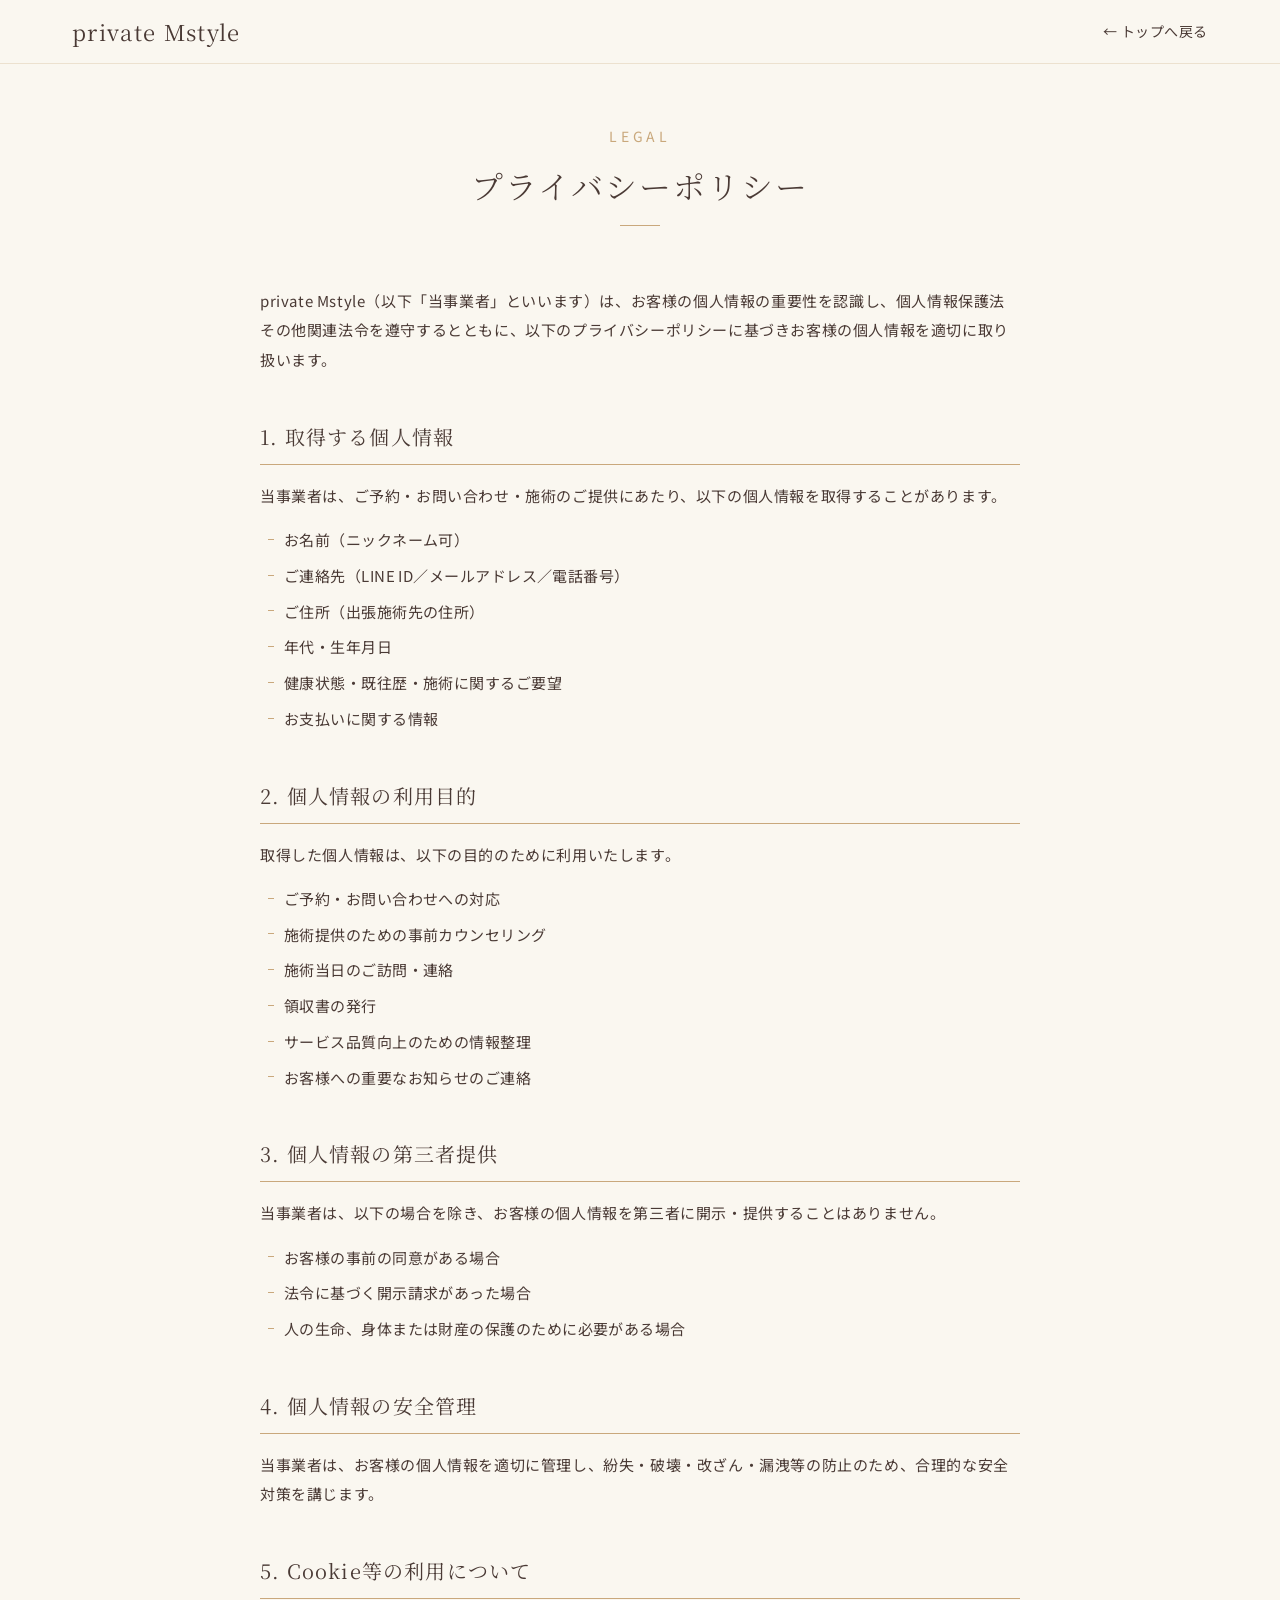
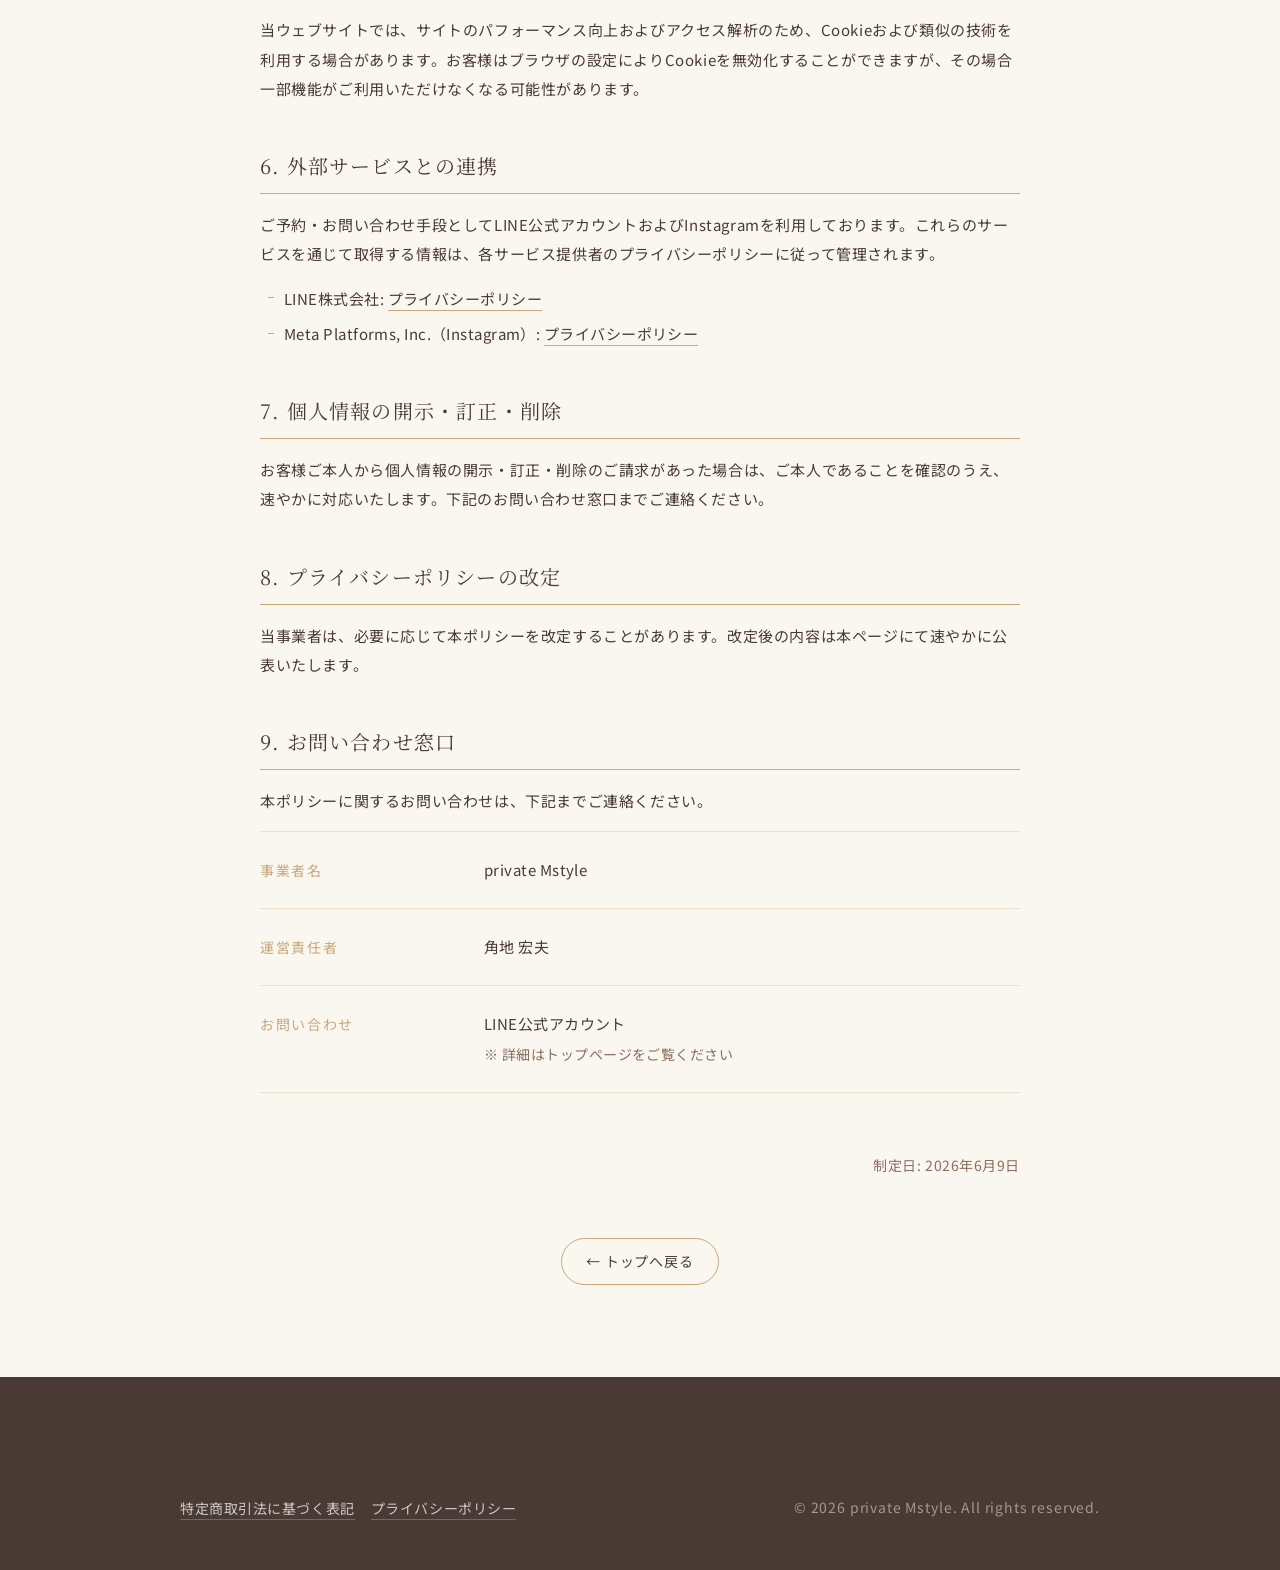
<file: privacy.html>
<!DOCTYPE html>
<html lang="ja">
<head>
  <meta charset="UTF-8">
  <meta name="viewport" content="width=device-width, initial-scale=1.0">
  <title>プライバシーポリシー | private Mstyle</title>
  <meta name="description" content="private Mstyle のプライバシーポリシーです。お客様の個人情報の取り扱いについて記載しています。">

  <link rel="preconnect" href="https://fonts.googleapis.com">
  <link rel="preconnect" href="https://fonts.gstatic.com" crossorigin>
  <link href="https://fonts.googleapis.com/css2?family=Noto+Sans+JP:wght@300;400;500&family=Noto+Serif+JP:wght@300;400&display=swap" rel="stylesheet">

  <link rel="stylesheet" href="css/style.css">
</head>
<body>

  <header class="site-header" id="site-header">
    <div class="site-header__inner">
      <a href="index.html" class="site-header__logo">private Mstyle</a>
      <a href="index.html" class="legal-back">← トップへ戻る</a>
    </div>
  </header>

  <main class="legal-page">
    <div class="legal-page__inner">
      <header class="legal-page__head">
        <p class="legal-page__label">LEGAL</p>
        <h1 class="legal-page__title">プライバシーポリシー</h1>
      </header>

      <div class="legal-content">
        <p class="legal-content__intro">
          private Mstyle（以下「当事業者」といいます）は、お客様の個人情報の重要性を認識し、個人情報保護法その他関連法令を遵守するとともに、以下のプライバシーポリシーに基づきお客様の個人情報を適切に取り扱います。
        </p>

        <section class="legal-section">
          <h2 class="legal-section__title">1. 取得する個人情報</h2>
          <p class="legal-section__text">
            当事業者は、ご予約・お問い合わせ・施術のご提供にあたり、以下の個人情報を取得することがあります。
          </p>
          <ul class="legal-section__list">
            <li>お名前（ニックネーム可）</li>
            <li>ご連絡先（LINE ID／メールアドレス／電話番号）</li>
            <li>ご住所（出張施術先の住所）</li>
            <li>年代・生年月日</li>
            <li>健康状態・既往歴・施術に関するご要望</li>
            <li>お支払いに関する情報</li>
          </ul>
        </section>

        <section class="legal-section">
          <h2 class="legal-section__title">2. 個人情報の利用目的</h2>
          <p class="legal-section__text">取得した個人情報は、以下の目的のために利用いたします。</p>
          <ul class="legal-section__list">
            <li>ご予約・お問い合わせへの対応</li>
            <li>施術提供のための事前カウンセリング</li>
            <li>施術当日のご訪問・連絡</li>
            <li>領収書の発行</li>
            <li>サービス品質向上のための情報整理</li>
            <li>お客様への重要なお知らせのご連絡</li>
          </ul>
        </section>

        <section class="legal-section">
          <h2 class="legal-section__title">3. 個人情報の第三者提供</h2>
          <p class="legal-section__text">
            当事業者は、以下の場合を除き、お客様の個人情報を第三者に開示・提供することはありません。
          </p>
          <ul class="legal-section__list">
            <li>お客様の事前の同意がある場合</li>
            <li>法令に基づく開示請求があった場合</li>
            <li>人の生命、身体または財産の保護のために必要がある場合</li>
          </ul>
        </section>

        <section class="legal-section">
          <h2 class="legal-section__title">4. 個人情報の安全管理</h2>
          <p class="legal-section__text">
            当事業者は、お客様の個人情報を適切に管理し、紛失・破壊・改ざん・漏洩等の防止のため、合理的な安全対策を講じます。
          </p>
        </section>

        <section class="legal-section">
          <h2 class="legal-section__title">5. Cookie等の利用について</h2>
          <p class="legal-section__text">
            当ウェブサイトでは、サイトのパフォーマンス向上およびアクセス解析のため、Cookieおよび類似の技術を利用する場合があります。お客様はブラウザの設定によりCookieを無効化することができますが、その場合一部機能がご利用いただけなくなる可能性があります。
          </p>
        </section>

        <section class="legal-section">
          <h2 class="legal-section__title">6. 外部サービスとの連携</h2>
          <p class="legal-section__text">
            ご予約・お問い合わせ手段としてLINE公式アカウントおよびInstagramを利用しております。これらのサービスを通じて取得する情報は、各サービス提供者のプライバシーポリシーに従って管理されます。
          </p>
          <ul class="legal-section__list">
            <li>LINE株式会社: <a href="https://line.me/ja/terms/policy/" target="_blank" rel="noopener">プライバシーポリシー</a></li>
            <li>Meta Platforms, Inc.（Instagram）: <a href="https://privacycenter.instagram.com/policy/" target="_blank" rel="noopener">プライバシーポリシー</a></li>
          </ul>
        </section>

        <section class="legal-section">
          <h2 class="legal-section__title">7. 個人情報の開示・訂正・削除</h2>
          <p class="legal-section__text">
            お客様ご本人から個人情報の開示・訂正・削除のご請求があった場合は、ご本人であることを確認のうえ、速やかに対応いたします。下記のお問い合わせ窓口までご連絡ください。
          </p>
        </section>

        <section class="legal-section">
          <h2 class="legal-section__title">8. プライバシーポリシーの改定</h2>
          <p class="legal-section__text">
            当事業者は、必要に応じて本ポリシーを改定することがあります。改定後の内容は本ページにて速やかに公表いたします。
          </p>
        </section>

        <section class="legal-section">
          <h2 class="legal-section__title">9. お問い合わせ窓口</h2>
          <p class="legal-section__text">
            本ポリシーに関するお問い合わせは、下記までご連絡ください。
          </p>
          <dl class="legal-table">
            <div class="legal-table__row">
              <dt>事業者名</dt>
              <dd>private Mstyle</dd>
            </div>
            <div class="legal-table__row">
              <dt>運営責任者</dt>
              <dd>角地 宏夫</dd>
            </div>
            <div class="legal-table__row">
              <dt>お問い合わせ</dt>
              <dd>LINE公式アカウント<br><small>※ 詳細は<a href="index.html">トップページ</a>をご覧ください</small></dd>
            </div>
          </dl>
        </section>

        <p class="legal-content__date">
          制定日: <span id="effective-date">2026年6月9日</span>
        </p>
      </div>

      <p class="legal-page__back">
        <a href="index.html">← トップへ戻る</a>
      </p>
    </div>
  </main>

  <footer class="site-footer">
    <div class="site-footer__inner">
      <div class="site-footer__bottom">
        <ul class="site-footer__legal">
          <li><a href="tokushoho.html">特定商取引法に基づく表記</a></li>
          <li><a href="privacy.html">プライバシーポリシー</a></li>
        </ul>
        <p class="site-footer__copy">© <span id="footer-year">2026</span> private Mstyle. All rights reserved.</p>
      </div>
    </div>
  </footer>

  <script>
    document.getElementById('footer-year').textContent = new Date().getFullYear();
  </script>
</body>
</html>
</file>
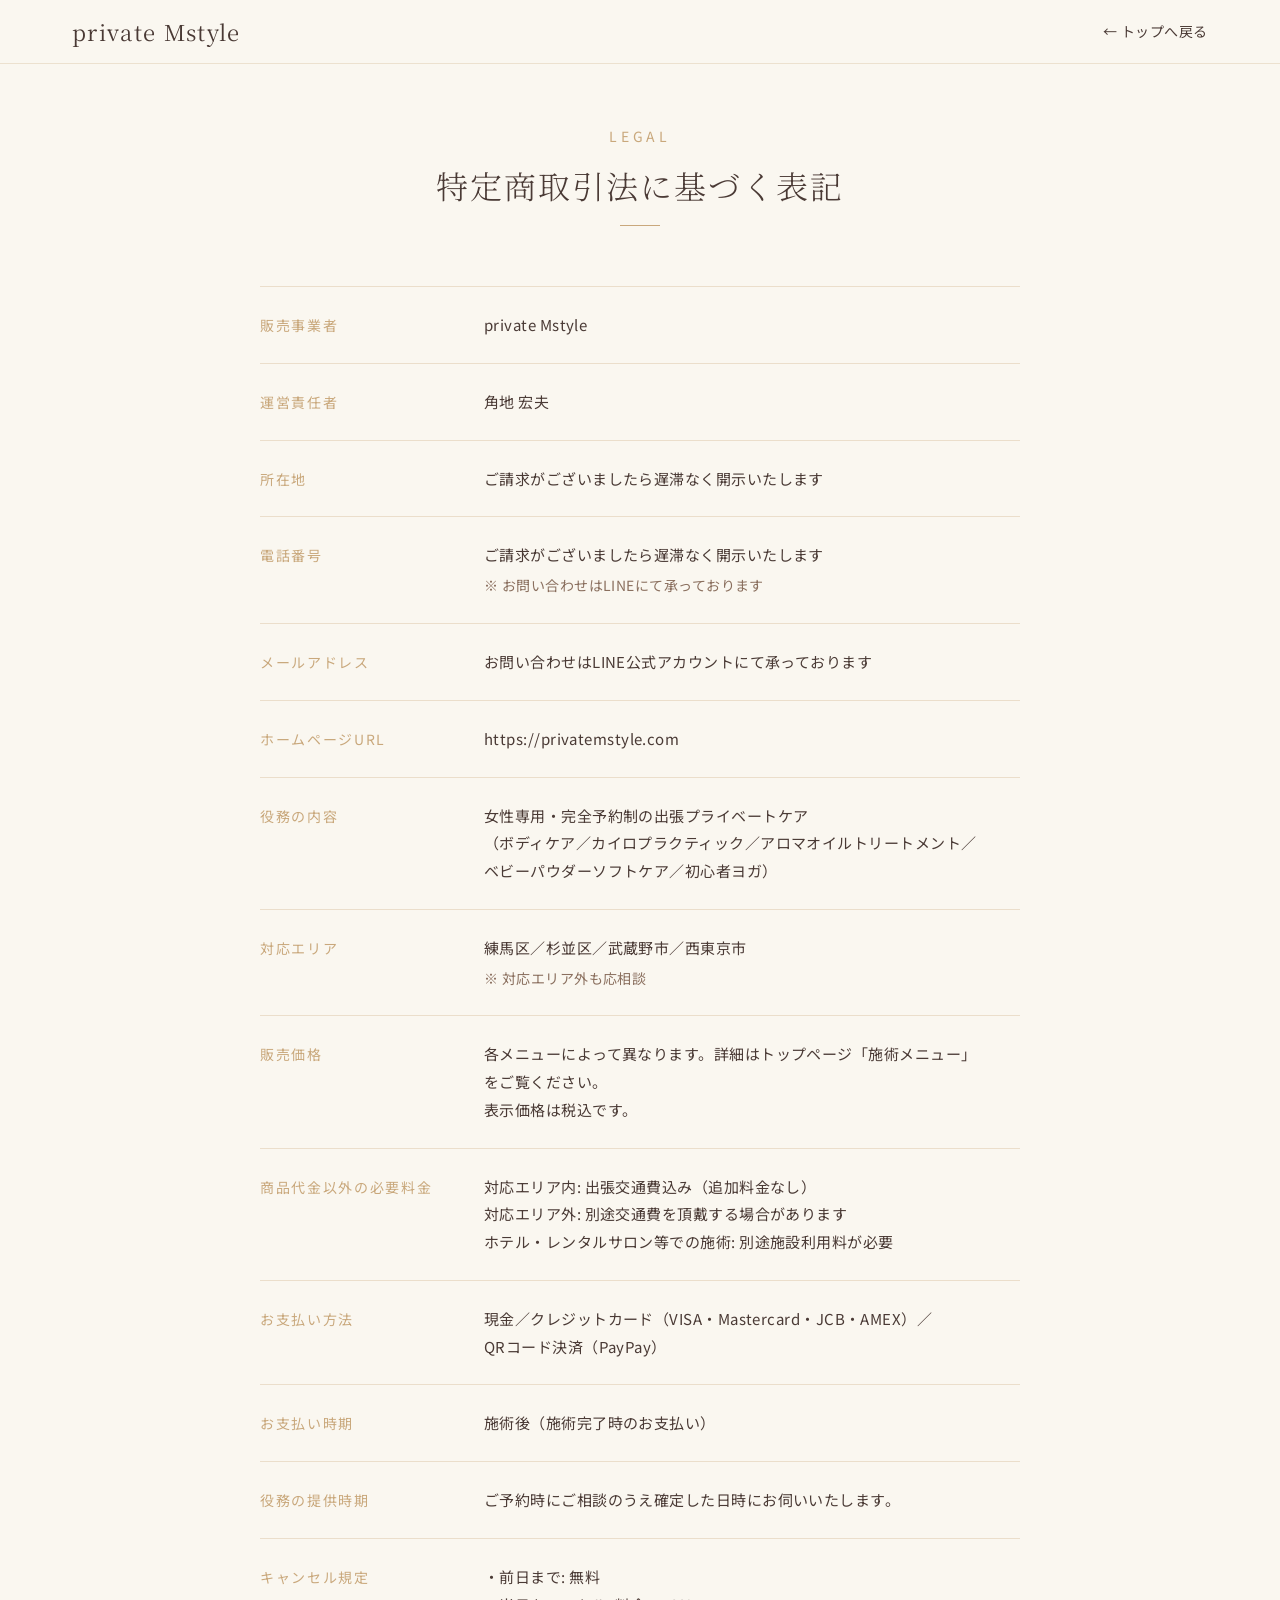
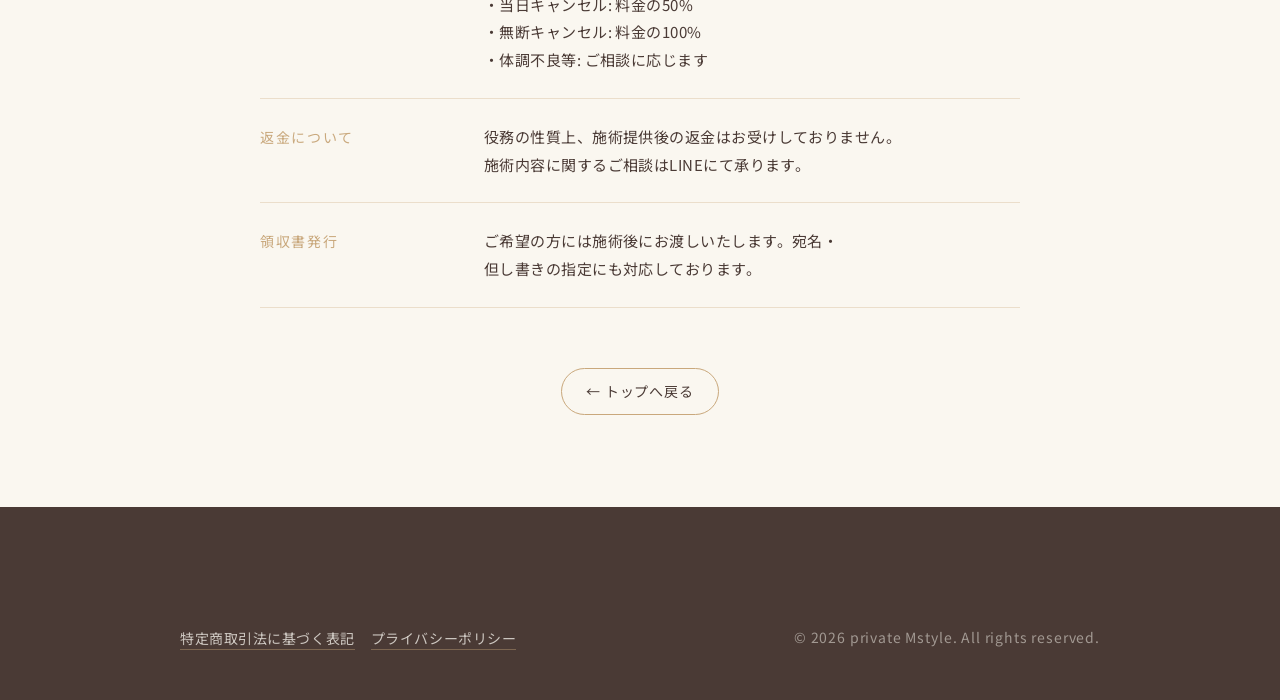
<file: tokushoho.html>
<!DOCTYPE html>
<html lang="ja">
<head>
  <meta charset="UTF-8">
  <meta name="viewport" content="width=device-width, initial-scale=1.0">
  <title>特定商取引法に基づく表記 | private Mstyle</title>
  <meta name="description" content="private Mstyle の特定商取引法に基づく表記ページです。事業者情報・販売価格・支払方法・キャンセル規定等を掲載しています。">

  <link rel="preconnect" href="https://fonts.googleapis.com">
  <link rel="preconnect" href="https://fonts.gstatic.com" crossorigin>
  <link href="https://fonts.googleapis.com/css2?family=Noto+Sans+JP:wght@300;400;500&family=Noto+Serif+JP:wght@300;400&display=swap" rel="stylesheet">

  <link rel="stylesheet" href="css/style.css">
</head>
<body>

  <header class="site-header" id="site-header">
    <div class="site-header__inner">
      <a href="index.html" class="site-header__logo">private Mstyle</a>
      <a href="index.html" class="legal-back">← トップへ戻る</a>
    </div>
  </header>

  <main class="legal-page">
    <div class="legal-page__inner">
      <header class="legal-page__head">
        <p class="legal-page__label">LEGAL</p>
        <h1 class="legal-page__title">特定商取引法に<br class="sp-only">基づく表記</h1>
      </header>

      <dl class="legal-table">
        <div class="legal-table__row">
          <dt>販売事業者</dt>
          <dd>private Mstyle</dd>
        </div>
        <div class="legal-table__row">
          <dt>運営責任者</dt>
          <dd>角地 宏夫</dd>
        </div>
        <div class="legal-table__row">
          <dt>所在地</dt>
          <dd>ご請求がございましたら遅滞なく開示いたします</dd>
        </div>
        <div class="legal-table__row">
          <dt>電話番号</dt>
          <dd>ご請求がございましたら遅滞なく開示いたします<br><small>※ お問い合わせはLINEにて承っております</small></dd>
        </div>
        <div class="legal-table__row">
          <dt>メールアドレス</dt>
          <dd>お問い合わせはLINE公式アカウントにて承っております</dd>
        </div>
        <div class="legal-table__row">
          <dt>ホームページURL</dt>
          <dd>https://privatemstyle.com</dd>
        </div>
        <div class="legal-table__row">
          <dt>役務の内容</dt>
          <dd>女性専用・完全予約制の出張プライベートケア<br>（ボディケア／カイロプラクティック／アロマオイルトリートメント／ベビーパウダーソフトケア／初心者ヨガ）</dd>
        </div>
        <div class="legal-table__row">
          <dt>対応エリア</dt>
          <dd>練馬区／杉並区／武蔵野市／西東京市<br><small>※ 対応エリア外も応相談</small></dd>
        </div>
        <div class="legal-table__row">
          <dt>販売価格</dt>
          <dd>各メニューによって異なります。詳細はトップページ「施術メニュー」をご覧ください。<br>表示価格は税込です。</dd>
        </div>
        <div class="legal-table__row">
          <dt>商品代金以外の必要料金</dt>
          <dd>対応エリア内: 出張交通費込み（追加料金なし）<br>対応エリア外: 別途交通費を頂戴する場合があります<br>ホテル・レンタルサロン等での施術: 別途施設利用料が必要</dd>
        </div>
        <div class="legal-table__row">
          <dt>お支払い方法</dt>
          <dd>現金／クレジットカード（VISA・Mastercard・JCB・AMEX）／QRコード決済（PayPay）</dd>
        </div>
        <div class="legal-table__row">
          <dt>お支払い時期</dt>
          <dd>施術後（施術完了時のお支払い）</dd>
        </div>
        <div class="legal-table__row">
          <dt>役務の提供時期</dt>
          <dd>ご予約時にご相談のうえ確定した日時にお伺いいたします。</dd>
        </div>
        <div class="legal-table__row">
          <dt>キャンセル規定</dt>
          <dd>
            ・前日まで: 無料<br>
            ・当日キャンセル: 料金の50%<br>
            ・無断キャンセル: 料金の100%<br>
            ・体調不良等: ご相談に応じます
          </dd>
        </div>
        <div class="legal-table__row">
          <dt>返金について</dt>
          <dd>役務の性質上、施術提供後の返金はお受けしておりません。施術内容に関するご相談はLINEにて承ります。</dd>
        </div>
        <div class="legal-table__row">
          <dt>領収書発行</dt>
          <dd>ご希望の方には施術後にお渡しいたします。宛名・但し書きの指定にも対応しております。</dd>
        </div>
      </dl>

      <p class="legal-page__back">
        <a href="index.html">← トップへ戻る</a>
      </p>
    </div>
  </main>

  <footer class="site-footer">
    <div class="site-footer__inner">
      <div class="site-footer__bottom">
        <ul class="site-footer__legal">
          <li><a href="tokushoho.html">特定商取引法に基づく表記</a></li>
          <li><a href="privacy.html">プライバシーポリシー</a></li>
        </ul>
        <p class="site-footer__copy">© <span id="footer-year">2026</span> private Mstyle. All rights reserved.</p>
      </div>
    </div>
  </footer>

  <script>
    document.getElementById('footer-year').textContent = new Date().getFullYear();
  </script>
</body>
</html>
</file>
<file: css/style.css>
/* ============================================================
   privateMstyle LP - style.css
   Moodboard 確定版: C案ソフトピンクベージュ + ブラウン + シャンパンゴールド
   ============================================================ */

/* ---------- 1. Design tokens ---------- */
:root {
	/* Colors (Moodboard 2026-05-25 確定パレット) */
	--c-base: #FAF7F0;
	--c-base-light: #FCFAF5;
	/* アイボリーより明るく、白より暖かい */
	--c-secondary: #EFD9D2;
	/* ソフトピンクベージュ */
	--c-accent: #C9A99F;
	/* くすみピンク */
	--c-sub: #F0E8DD;
	--c-brown-mid: #8a6f5e;
	/* 線・タグ縁・アイコン */
	--c-brown-dark: #4a3a35;
	/* 見出し・本文 */
	--c-gold: #C9A87C;
	/* シャンパンゴールド（細線・小マーク・FROM¥記号・CTA縁取り1px限定） */
	--c-line-cta: #06C755;
	/* LINE green */
	--c-line-cta-h: #05B14B;
	--c-white: #FFFFFF;

	/* Typography */
	--ff-serif: "Noto Serif JP", "Yu Mincho", "YuMincho", serif;
	--ff-sans: "Noto Sans JP", "Hiragino Kaku Gothic ProN", "メイリオ", sans-serif;

	/* Spacing scale */
	--space-1: 4px;
	--space-2: 8px;
	--space-3: 12px;
	--space-4: 16px;
	--space-5: 24px;
	--space-6: 32px;
	--space-7: 48px;
	--space-8: 60px;
	--space-9: 80px;
	/* 2026-06-01 角地様FB①: 全体の縦余白を詰める（旧 space-8:64px / space-9:96px） */

	/* Layout */
	--max-w: 1200px;
	--max-w-narrow: 920px;
	--header-h: 64px;
}

/* 2026-06-01 角地様FB: スマホ時はセクション縦余白(--space-9)をさらに狭める（PCは80px→calc92pxのまま維持） */
@media (max-width: 699px) {
	:root {
		--space-9: 56px;
	}
}

/* ---------- 2. Reset & base ---------- */
*,
*::before,
*::after {
	box-sizing: border-box;
}

html {
	scroll-behavior: smooth;
}

body {
	margin: 0;
	font-family: var(--ff-sans);
	font-weight: 400;
	color: var(--c-brown-dark);
	background: var(--c-base);
	line-height: 1.8;
	-webkit-font-smoothing: antialiased;
	-webkit-text-size-adjust: 100%;
}

img {
	max-width: 100%;
	height: auto;
	display: block;
}

a {
	color: inherit;
	text-decoration: none;
}

ul,
ol {
	list-style: none;
	margin: 0;
	padding: 0;
}

button {
	font: inherit;
	cursor: pointer;
	background: none;
	border: none;
	color: inherit;
}

h1,
h2,
h3,
h4 {
	font-family: var(--ff-serif);
	font-weight: 300;
	color: var(--c-brown-dark);
	letter-spacing: 0.04em;
	line-height: 1.5;
	margin: 0;
}

.sp-only {
	display: inline;
}

@media (min-width: 768px) {
	.sp-only {
		display: none;
	}
}

/* ---------- 3. Buttons ---------- */
.btn {
	display: inline-flex;
	align-items: center;
	justify-content: center;
	padding: 14px 28px;
	border-radius: 999px;
	font-family: var(--ff-sans);
	font-weight: 500;
	font-size: 14px;
	letter-spacing: 0.06em;
	transition: all 0.2s ease;
	border: 1px solid transparent;
	white-space: nowrap;
}

.btn--sm {
	padding: 8px 18px;
	font-size: 14px;
}

.btn--lg {
	padding: 18px 36px;
	font-size: 16px;
	min-width: 220px;
}

.btn--line {
	background: var(--c-line-cta);
	color: var(--c-white);
	gap: 6px;
}

.btn--line:hover {
	background: var(--c-line-cta-h);
	transform: translateY(-1px);
}

.btn__icon {
	width: 2em;
	height: 2em;
	flex-shrink: 0;
}

.btn--ghost {
	background: transparent;
	color: var(--c-brown-dark);
	border-color: var(--c-gold);
}

.btn--ghost:hover {
	background: var(--c-brown-mid);
	color: var(--c-white);
	border-color: var(--c-brown-mid);
}

/* ============================================================
   01 HEADER
   ============================================================ */
.site-header {
	position: fixed;
	top: 0;
	left: 0;
	right: 0;
	height: var(--header-h);
	background: rgba(250, 247, 240, 0.92);
	backdrop-filter: saturate(180%) blur(12px);
	-webkit-backdrop-filter: saturate(180%) blur(12px);
	border-bottom: 1px solid rgba(201, 168, 124, 0.28);
	z-index: 100;
}

.site-header__inner {
	max-width: var(--max-w);
	height: 100%;
	margin: 0 auto;
	padding: 0 var(--space-4);
	display: flex;
	align-items: center;
	justify-content: space-between;
	gap: var(--space-5);
}

.site-header__logo {
	font-family: var(--ff-serif);
	font-weight: 400;
	font-size: 22px;
	letter-spacing: 0.06em;
	color: var(--c-brown-dark);
}

.site-header__nav {
	position: fixed;
	top: var(--header-h);
	left: 0;
	right: 0;
	display: flex;
	flex-direction: column;
	gap: 0;
	padding: var(--space-2) var(--space-4) var(--space-5);
	background: rgba(250, 247, 240, 0.98);
	backdrop-filter: saturate(180%) blur(12px);
	-webkit-backdrop-filter: saturate(180%) blur(12px);
	border-bottom: 1px solid rgba(201, 168, 124, 0.28);
	box-shadow: 0 18px 32px -20px rgba(74, 58, 53, 0.45);
	max-height: calc(100dvh - var(--header-h));
	overflow-y: auto;
	opacity: 0;
	visibility: hidden;
	transform: translateY(-10px);
	transition: opacity 0.25s ease, transform 0.25s ease, visibility 0.25s;
}

.site-header.is-open .site-header__nav {
	opacity: 1;
	visibility: visible;
	transform: translateY(0);
}

.site-header__nav a:not(.btn) {
	font-size: 16px;
	color: var(--c-brown-dark);
	letter-spacing: 0.05em;
	padding: 15px 4px;
	border-bottom: 1px solid rgba(201, 168, 124, 0.22);
	transition: color 0.2s;
}

.site-header__nav a:not(.btn):hover {
	color: var(--c-brown-mid);
}

.site-header__nav-cta {
	margin-top: var(--space-4);
	align-self: stretch;
}

body.is-nav-open {
	overflow: hidden;
}

.site-header__cta {
	display: none;
}

.site-header__cta .btn {
	font-size: 14px;
	padding: 10px 22px;
}

.site-header__menu-toggle {
	width: 32px;
	height: 32px;
	display: flex;
	flex-direction: column;
	justify-content: center;
	align-items: center;
	gap: 5px;
}

.site-header__menu-toggle span {
	display: block;
	width: 20px;
	height: 1.5px;
	background: var(--c-brown-dark);
	transition: transform 0.3s ease, opacity 0.3s ease;
}

.site-header.is-open .site-header__menu-toggle span:nth-child(1) {
	transform: translateY(6.5px) rotate(45deg);
}

.site-header.is-open .site-header__menu-toggle span:nth-child(2) {
	opacity: 0;
}

.site-header.is-open .site-header__menu-toggle span:nth-child(3) {
	transform: translateY(-6.5px) rotate(-45deg);
}

@media (min-width: 961px) {
	.site-header__inner {
		padding: 0 var(--space-6);
	}

	.site-header__nav {
		position: static;
		flex-direction: row;
		gap: var(--space-6);
		padding: 0;
		background: none;
		backdrop-filter: none;
		-webkit-backdrop-filter: none;
		border: 0;
		box-shadow: none;
		max-height: none;
		overflow: visible;
		opacity: 1;
		visibility: visible;
		transform: none;
	}

	.site-header__nav a:not(.btn) {
		font-size: 15px;
		padding: 0;
		border-bottom: 0;
	}

	.site-header__nav-cta {
		display: none;
	}

	.site-header__cta {
		display: block;
	}

	.site-header__menu-toggle {
		display: none;
	}
}

/* ============================================================
   02 FV
   ============================================================ */
.fv {
	position: relative;
	padding-top: var(--header-h);
	overflow: hidden;
	background:
		linear-gradient(180deg, var(--c-base) 0%, var(--c-secondary) 100%);
}

.fv__bg {
	position: absolute;
	inset: 0;
	pointer-events: none;
	overflow: hidden;
}

.fv__bg-fabric {
	position: absolute;
	max-width: none;
	bottom: 23%;
	left: -20%;
	width: 90%;
	opacity: 0.28;
	mix-blend-mode: multiply;
}

.fv__deco {
	position: absolute;
	opacity: 0.7;
	display: none;
}

.fv__deco--flower {
	top: 8%;
	right: 4%;
	width: 110px;
	transform: rotate(8deg);
}

.fv__deco--leaf {
	bottom: 12%;
	left: -2%;
	width: 140px;
	transform: rotate(-15deg);
	opacity: 0.5;
}

.fv__inner {
	position: relative;
	max-width: var(--max-w);
	margin: 0 auto;
	padding: var(--space-8) var(--space-4) var(--space-9);
	display: grid;
	grid-template-columns: 1fr;
	gap: var(--space-7);
}

.fv__copy {
	order: 2;
}

.fv__catch {
	font-family: var(--ff-serif);
	font-weight: 300;
	font-size: clamp(30px, 7vw, 56px);
	line-height: 1.45;
	letter-spacing: 0.08em;
	color: var(--c-brown-dark);
}

.fv__catch::after {
	content: "";
	display: block;
	width: 56px;
	height: 1px;
	background: var(--c-gold);
	margin-top: var(--space-4);
}

.fv__sub {
	margin: var(--space-5) 0 0;
	font-size: 18px; /* 2026-06-01 角地様FB: スマホ時は18px（PCは900px+で20pxに戻す） */
	font-weight: 400;
	color: var(--c-brown-dark);
	letter-spacing: 0.05em;
}

.fv__area {
	margin: var(--space-4) 0 0;
	font-size: 16px;
	color: var(--c-brown-mid);
	letter-spacing: 0.06em;
	line-height: 1.9;
}

.fv__badges {
	display: flex;
	flex-wrap: wrap;
	gap: var(--space-2);
	margin: var(--space-5) 0;
}

.fv__badges li {
	font-size: 14px;
	letter-spacing: 0.08em;
	color: var(--c-brown-mid);
	border: 1px solid var(--c-gold);
	border-radius: 999px;
	padding: 6px 14px;
	background: rgba(255, 255, 255, 0.5);
}

.fv__ctas {
	display: flex;
	flex-direction: column;
	gap: var(--space-3);
	margin-top: var(--space-6);
	align-items: flex-start;
}

.fv__ctas .btn {
	width: 100%;
	max-width: 320px;
}

.fv__micro {
	margin: var(--space-2) 0 0;
	font-size: 14px;
	color: var(--c-brown-mid);
	line-height: 1.7;
}

.fv__visual {
	order: 1;
}

.fv__hero-img {
	width: 100%;
	aspect-ratio: 1 / 1;
	object-fit: cover;
	object-position: 50% 60%;
	border-radius: 8px;
	box-shadow: 0 20px 60px -20px rgba(74, 58, 53, 0.25);
}

@media (min-width: 900px) {
	.fv__inner {
		grid-template-columns: 1fr 480px;
		gap: var(--space-8);
		padding: var(--space-9) var(--space-6) calc(var(--space-9) + var(--space-5));
		align-items: center;
	}

	.fv__copy {
		order: 1;
	}

	.fv__visual {
		order: 2;
	}

	.fv__hero-img {
		aspect-ratio: 3 / 4;
		object-position: 50% 50%;
	}

	.fv__ctas {
		flex-direction: row;
		flex-wrap: wrap;
		align-items: center;
	}

	.fv__ctas .btn {
		width: auto;
	}

	.fv__micro {
		flex-basis: 100%;
	}

	.fv__sub {
		font-size: 20px; /* PCはサブコピーを20pxに戻す */
	}

	.fv__deco {
		display: block;
	}

	.fv__deco--flower {
		width: 120px;
		right: 1.5%;
		top: calc(var(--header-h) + 24px);
	}

	.fv__deco--leaf {
		width: 220px;
		bottom: 8%;
		left: 2%;
	}
}

/* ============================================================
   02.5 ASSURANCE（安心への約束）
   ============================================================ */
.assurance {
	padding: var(--space-7) var(--space-4);
	background: var(--c-secondary);
	border-bottom: 1px solid rgba(201, 168, 124, 0.22);
}

.assurance__inner {
	max-width: var(--max-w-narrow);
	margin: 0 auto;
}

.assurance__intro {
	margin: 0 0 var(--space-6);
	text-align: center;
	font-size: 16px; /* 2026-06-01 角地様FB: 他セクションと文字サイズを揃える（旧15px） */
	line-height: 1.9;
	letter-spacing: 0.04em;
	color: var(--c-brown-dark);
}

.assurance__intro strong {
	font-weight: 500;
	color: var(--c-gold);
}

.assurance__list {
	display: grid;
	grid-template-columns: 1fr;
	gap: var(--space-3);
}

.assurance__item {
	display: flex;
	align-items: center;
	gap: var(--space-4);
	background: var(--c-white);
	border-radius: 8px;
	padding: var(--space-4) var(--space-5);
}

.assurance__icon {
	flex-shrink: 0;
	display: inline-flex;
	align-items: center;
	justify-content: center;
	width: 40px;
	height: 40px;
	border-radius: 50%;
	background: var(--c-white);
	color: var(--c-gold);
}

.assurance__icon svg {
	width: 22px;
	height: 22px;
}

.assurance__text {
	margin: 0;
	font-size: 14px;
	line-height: 1.7;
	letter-spacing: 0.03em;
	color: var(--c-brown-dark);
}

.assurance__text strong {
	font-weight: 500;
}

@media (min-width: 700px) {
	.assurance__icon svg {
			width: 32px;
			height: 32px;
		}
	.assurance__list {
		grid-template-columns: repeat(2, 1fr);
		gap: var(--space-4);
	}

	.assurance__item {
		flex-direction: column;
		text-align: center;
		gap: var(--space-3);
		padding: var(--space-6) var(--space-4);
	}

	/* 2026-06-01 角地様FB: PCで他セクション本文（16px/lead18px）に揃える */
	.assurance__intro {
		font-size: 18px;
	}

	.assurance__text {
		font-size: 16px;
	}
}

@media (min-width: 980px) {
	.assurance__list {
		grid-template-columns: repeat(4, 1fr);
	}
}

/* ============================================================
   Common: Section head
   ============================================================ */
.section-head {
	text-align: center;
	max-width: 720px;
	margin: 0 auto var(--space-6); /* 2026-06-01 角地様FB①: 見出し下の余白を詰める（旧 space-7） */
}

.section-head__label {
	margin: 0;
	font-family: var(--ff-sans);
	font-size: 14px;
	letter-spacing: 0.28em;
	color: var(--c-gold);
	text-transform: uppercase;
}

.section-head__title {
	margin: var(--space-3) 0 0;
	font-family: var(--ff-serif);
	font-weight: 300;
	font-size: clamp(24px, 4.4vw, 34px);
	line-height: 1.55;
	letter-spacing: 0.06em;
	color: var(--c-brown-dark);
	word-break: keep-all;
	overflow-wrap: anywhere;
	text-wrap: balance;
}

.section-head__title::after {
	content: "";
	display: block;
	width: 40px;
	height: 1px;
	background: var(--c-gold);
	margin: var(--space-4) auto 0;
}

.section-head__lead {
	margin: var(--space-5) 0 0;
	font-size: 14px;
	color: var(--c-brown-dark);
	line-height: 2;
	letter-spacing: 0.04em;
}

@media (min-width: 700px) {
	.section-head__lead {
		font-size: 16px;
	}

	.fv__bg-fabric {
		bottom: -2%;
	}
}

/* ============================================================
   03 HOME CARE（ご自宅で受けられる安心）
   ============================================================ */
.home-care {
	padding: var(--space-9) var(--space-4);
	background: var(--c-base);
}

.home-care__inner {
	max-width: var(--max-w-narrow);
	margin: 0 auto;
}

.home-care__photo {
	margin: 0 0 var(--space-7);
	border-radius: 12px;
	overflow: hidden;
	box-shadow: 0 20px 50px -22px rgba(74, 58, 53, 0.22);
}

.home-care__photo img {
	width: 100%;
	aspect-ratio: 16 / 9;
	object-fit: cover;
}

@media (min-width: 700px) {
	.home-care__photo {
		margin-bottom: var(--space-8);
		border-radius: 16px;
	}

	.home-care__photo img {
		aspect-ratio: 21 / 9;
	}
}

.benefit-cards {
	display: grid;
	grid-template-columns: 1fr;
	gap: var(--space-5);
}

.benefit-card {
	background: var(--c-white);
	border: 1px solid rgba(201, 168, 124, 0.32);
	border-radius: 10px;
	padding: var(--space-6) var(--space-5);
	text-align: center;
	transition: transform 0.25s ease, box-shadow 0.25s ease;
}

.benefit-card:hover {
	transform: translateY(-2px);
	box-shadow: 0 14px 36px -18px rgba(74, 58, 53, 0.22);
}

.benefit-card__icon {
	display: inline-flex;
	align-items: center;
	justify-content: center;
	width: 56px;
	height: 56px;
	border-radius: 50%;
	background: var(--c-sub);
	color: var(--c-brown-mid);
	margin-bottom: var(--space-4);
}

.benefit-card__icon svg {
	width: 30px;
	height: 30px;
}

.benefit-card__title {
	font-family: var(--ff-serif);
	font-size: 20px;
	font-weight: 400;
	letter-spacing: 0.06em;
	color: var(--c-brown-dark);
	margin: 0 0 var(--space-3);
}

.benefit-card__text {
	margin: 0;
	font-size: 14px;
	line-height: 1.9;
	color: var(--c-brown-dark);
	letter-spacing: 0.03em;
}

.home-care__note {
	margin: var(--space-6) 0 0;
	text-align: center;
	font-size: 14px;
	color: var(--c-brown-mid);
	letter-spacing: 0.04em;
}

@media (min-width: 700px) {
	.benefit-cards {
		grid-template-columns: repeat(2, 1fr);
	}

	.benefit-card__icon {
		width: 64px;
		height: 64px;
	}

	.benefit-card__icon svg {
		width: 34px;
		height: 34px;
	}

	.benefit-card__title {
		font-size: 22px;
	}

	.benefit-card__text {
		font-size: 16px;
	}
}

@media (min-width: 900px) {
	.home-care {
		padding: calc(var(--space-9) + var(--space-3)) var(--space-6);
	}

	.benefit-cards {
		gap: var(--space-6);
	}

	.benefit-card {
		padding: var(--space-7) var(--space-6);
	}
}

/* ============================================================
   04 WORRIES（お悩み・共感）
   ============================================================ */
.worries {
	padding: var(--space-9) var(--space-4);
	background: var(--c-sub);
}

.worries__inner {
	max-width: var(--max-w-narrow);
	margin: 0 auto;
}

.worries-list {
	display: grid;
	grid-template-columns: 1fr;
	gap: var(--space-3);
}

.worries-list__item {
	display: flex;
	align-items: center;
	gap: var(--space-4);
	background: var(--c-white);
	border: 1px solid rgba(201, 168, 124, 0.28);
	border-radius: 8px;
	padding: var(--space-4) var(--space-5);
}

.worries-list__check {
	display: inline-flex;
	align-items: center;
	justify-content: center;
	flex-shrink: 0;
	width: 28px;
	height: 28px;
	border-radius: 50%;
	background: var(--c-sub);
	color: var(--c-gold);
	margin-top: 2px;
}

.worries-list__check svg {
	width: 16px;
	height: 16px;
}

.worries-list__text {
	font-size: 14px;
	line-height: 1.7;
	color: var(--c-brown-dark);
	letter-spacing: 0.03em;
}

@media (min-width: 700px) {
	.worries-list {
		grid-template-columns: repeat(2, 1fr);
		gap: var(--space-4);
	}

	.worries-list__item {
		padding: var(--space-5) var(--space-6);
	}

	.worries-list__check {
		width: 32px;
		height: 32px;
	}

	.worries-list__check svg {
		width: 18px;
		height: 18px;
	}

	.worries-list__text {
		font-size: 16px;
	}
}

@media (min-width: 900px) {
	.worries {
		padding: calc(var(--space-9) + var(--space-3)) var(--space-6);
	}
}

/* ============================================================
   05 REASONS（5つの安心理由）
   ============================================================ */
.reasons {
	position: relative;
	padding: var(--space-9) var(--space-4);
	background-color: var(--c-base);
	isolation: isolate;
	overflow: hidden;
}

.reasons::before {
	content: "";
	position: absolute;
	inset: 0;
	background: url('../assets/photos/reasons-bg.webp') center/cover no-repeat;
	opacity: 0.16;
	z-index: -1;
	pointer-events: none;
}

.reasons::after {
	content: "";
	position: absolute;
	inset: 0;
	background: linear-gradient(180deg,
			rgba(250, 247, 240, 0.35) 0%,
			rgba(250, 247, 240, 0) 25%,
			rgba(250, 247, 240, 0) 75%,
			rgba(250, 247, 240, 0.35) 100%);
	z-index: -1;
	pointer-events: none;
}

.reasons__inner {
	position: relative;
	max-width: var(--max-w-narrow);
	margin: 0 auto;
}

.reason-cards {
	display: grid;
	grid-template-columns: 1fr;
	gap: var(--space-5);
	counter-reset: none;
}

.reason-card {
	position: relative;
	background: var(--c-white);
	border: 1px solid rgba(201, 168, 124, 0.32);
	border-radius: 10px;
	padding: var(--space-7) var(--space-5) var(--space-6);
	text-align: center;
}

.reason-card__num {
	position: absolute;
	top: var(--space-4);
	left: 50%;
	transform: translateX(-50%);
	font-family: var(--ff-serif);
	font-weight: 300;
	font-size: 28px;
	letter-spacing: 0.12em;
	color: var(--c-gold);
}

.reason-card__num::after {
	content: "";
	display: block;
	width: 24px;
	height: 1px;
	background: var(--c-gold);
	margin: 4px auto 0;
}

.reason-card__title {
	font-family: var(--ff-serif);
	font-size: 20px;
	font-weight: 400;
	letter-spacing: 0.08em;
	color: var(--c-brown-dark);
	margin: var(--space-6) 0 var(--space-3);
}

.reason-card__text {
	margin: 0;
	font-size: 14px;
	line-height: 1.9;
	color: var(--c-brown-dark);
	letter-spacing: 0.03em;
	word-break: keep-all;
	overflow-wrap: anywhere;
}

@media (min-width: 900px) {
	.reason-cards {
		grid-template-columns: repeat(2, 1fr);
		gap: var(--space-6);
	}

	.reason-card {
		padding: var(--space-8) var(--space-6) var(--space-7);
	}

	.reason-card__num {
		font-size: 32px;
		top: var(--space-5);
	}

	.reason-card__title {
		font-size: 22px;
		margin-top: var(--space-7);
	}

	.reason-card__text {
		font-size: 16px;
	}

	.reason-card--wide {
		grid-column: 1 / -1;
		max-width: calc(50% - var(--space-6) / 2);
		margin: 0 auto;
	}
}

@media (min-width: 900px) {
	.reasons {
		padding: calc(var(--space-9) + var(--space-3)) var(--space-6);
	}
}

/* ============================================================
   06 RULES（女性専用運用ルール）
   ============================================================ */
.rules {
	padding: var(--space-9) var(--space-4);
	background: var(--c-base-light);
}

.rules__inner {
	max-width: var(--max-w-narrow);
	margin: 0 auto;
}

.rules-list {
	border-top: 1px solid rgba(201, 168, 124, 0.32);
	counter-reset: rules-counter;
}

.rules-list__item {
	display: flex;
	align-items: flex-start;
	gap: var(--space-4);
	padding: var(--space-5) 0;
	border-bottom: 1px solid rgba(201, 168, 124, 0.32);
	counter-increment: rules-counter;
}

.rules-list__icon {
	display: inline-flex;
	align-items: center;
	justify-content: center;
	flex-shrink: 0;
	width: 44px;
	height: 44px;
	border-radius: 50%;
	background: var(--c-sub);
	color: var(--c-brown-mid);
}

.rules-list__icon svg {
	width: 24px;
	height: 24px;
}

.rules-list__body {
	flex: 1;
	min-width: 0;
}

.rules-list__title {
	position: relative;
	font-family: var(--ff-serif);
	font-size: 17px;
	font-weight: 400;
	letter-spacing: 0.06em;
	color: var(--c-brown-dark);
	margin: 0 0 var(--space-2);
	padding-left: 32px;
}

.rules-list__title::before {
	content: counter(rules-counter, decimal-leading-zero);
	position: absolute;
	left: 0;
	top: 2px;
	font-family: var(--ff-serif);
	font-size: 14px;
	letter-spacing: 0.1em;
	color: var(--c-gold);
}

.rules-list__text {
	margin: 0;
	font-size: 14px;
	line-height: 1.9;
	color: var(--c-brown-dark);
	letter-spacing: 0.03em;
	word-break: keep-all;
	overflow-wrap: anywhere;
}

@media (min-width: 700px) {

	.rules-list__item {
		gap: var(--space-5);
		padding: var(--space-6) 0;
	}

	.rules-list__icon {
		width: 56px;
		height: 56px;
	}

	.rules-list__icon svg {
		width: 28px;
		height: 28px;
	}

	.rules-list__title {
		font-size: 20px;
		padding-left: 40px;
	}

	.rules-list__title::before {
		font-size: 16px;
		top: 3px;
	}

	.rules-list__text {
		font-size: 16px;
	}
}

@media (min-width: 900px) {
	.rules {
		padding: calc(var(--space-9) + var(--space-3)) var(--space-6);
	}
}

/* ============================================================
   07 PROFILE（施術者プロフィール）
   ============================================================ */
.profile {
	padding: var(--space-9) var(--space-4);
	background: var(--c-base);
}

.profile__inner {
	max-width: var(--max-w-narrow);
	margin: 0 auto;
}

.profile__main {
	display: grid;
	grid-template-columns: 1fr;
	gap: var(--space-6);
	align-items: start;
}

.profile__photo {
	margin: 0;
	border-radius: 12px;
	overflow: hidden;
	box-shadow: 0 20px 50px -22px rgba(74, 58, 53, 0.28);
	background: var(--c-sub);
}

.profile__photo img {
	width: 100%;
	aspect-ratio: 4 / 5;
	object-fit: cover;
}

.profile__body {
	display: flex;
	flex-direction: column;
	gap: var(--space-5);
}

.profile__name-label {
	margin: 0;
	font-family: var(--ff-sans);
	font-size: 14px;
	letter-spacing: 0.28em;
	color: var(--c-gold);
	text-transform: uppercase;
}

.profile__name {
	margin: 0;
	font-family: var(--ff-serif);
	font-weight: 400;
	font-size: 28px;
	letter-spacing: 0.08em;
	color: var(--c-brown-dark);
	line-height: 1.4;
}

.profile__name-en {
	display: inline-block;
	margin-top: 4px;
	font-family: var(--ff-serif);
	font-size: 14px;
	font-weight: 300;
	letter-spacing: 0.2em;
	color: var(--c-brown-mid);
	text-transform: uppercase;
}

.profile__facts {
	margin: 0;
	display: flex;
	flex-direction: column;
	gap: var(--space-3);
	padding: var(--space-4) 0;
	border-top: 1px solid rgba(201, 168, 124, 0.32);
	border-bottom: 1px solid rgba(201, 168, 124, 0.32);
}

.profile__fact {
	display: flex;
	flex-direction: column;
	gap: 4px;
}

.profile__fact dt {
	font-family: var(--ff-sans);
	font-size: 14px;
	letter-spacing: 0.16em;
	color: var(--c-gold);
}

.profile__fact dd {
	margin: 0;
	font-size: 14px;
	line-height: 1.8;
	color: var(--c-brown-dark);
	letter-spacing: 0.03em;
	word-break: keep-all;
	overflow-wrap: anywhere;
}

.profile__message {
	position: relative;
	margin: 0;
	padding: var(--space-5) 0 0 var(--space-5);
	border-left: 1px solid var(--c-gold);
}

.profile__message p {
	margin: 0;
	font-family: var(--ff-serif);
	font-size: 15px;
	line-height: 2;
	letter-spacing: 0.04em;
	color: var(--c-brown-dark);
	word-break: keep-all;
	overflow-wrap: anywhere;
}

.profile__ig {
	margin: 0;
	font-size: 14px;
	color: var(--c-brown-mid);
	letter-spacing: 0.04em;
}

.profile__ig a {
	color: var(--c-brown-dark);
	border-bottom: 1px solid var(--c-gold);
	padding-bottom: 1px;
	transition: color 0.2s;
}

.profile__ig a:hover {
	color: var(--c-gold);
}

@media (min-width: 700px) {
	.profile__main {
		grid-template-columns: minmax(0, 340px) 1fr;
		gap: var(--space-7);
	}

	.profile__name {
		font-size: 32px;
	}

	.profile__fact {
		flex-direction: row;
		gap: var(--space-5);
	}

	.profile__fact dt {
		flex-shrink: 0;
		width: 56px;
		padding-top: 4px;
	}

	.profile__fact dd {
		font-size: 16px;
		flex: 1;
	}

	.profile__message p {
		font-size: 16px;
	}
}

@media (min-width: 900px) {
	.profile {
		padding: calc(var(--space-9) + var(--space-3)) var(--space-6);
	}

	.profile__main {
		grid-template-columns: minmax(0, 380px) 1fr;
		gap: var(--space-8);
	}

	.profile__name {
		font-size: 36px;
	}

	.profile__fact-dd--oneline {
		white-space: nowrap;
		font-size: 15px;
		letter-spacing: 0;
	}
}

/* 主な資格バッジ */
.profile__badges {
	list-style: none;
	margin: 0;
	padding: 0;
	display: flex;
	flex-wrap: wrap;
	gap: var(--space-2);
}

.profile__badge {
	display: inline-flex;
	align-items: baseline;
	gap: 6px;
	font-family: var(--ff-sans);
	font-size: 14px;
	letter-spacing: 0.04em;
	color: var(--c-brown-dark);
	background: var(--c-white);
	border: 1px solid rgba(201, 168, 124, 0.5);
	border-radius: 999px;
	padding: 7px 16px;
}

.profile__badge--main {
	background: var(--c-secondary);
	border-color: var(--c-gold);
	font-weight: 600;
}

.profile__badge-note {
	font-size: 11px;
	font-weight: 400;
	letter-spacing: 0.08em;
	color: var(--c-brown-mid);
	border: 1px solid var(--c-gold);
	border-radius: 4px;
	padding: 1px 5px;
}

/* 保有資格一覧（折りたたみ） */
.profile__quals {
	border: 1px solid rgba(201, 168, 124, 0.32);
	border-radius: 10px;
	background: var(--c-base-light);
}

.profile__quals-summary {
	display: flex;
	align-items: center;
	justify-content: space-between;
	gap: var(--space-3);
	padding: var(--space-4);
	cursor: pointer;
	list-style: none;
	font-family: var(--ff-sans);
	font-size: 14px;
	letter-spacing: 0.04em;
	color: var(--c-brown-dark);
}

.profile__quals-summary::-webkit-details-marker {
	display: none;
}

.profile__quals-chevron {
	flex-shrink: 0;
	width: 16px;
	height: 16px;
	color: var(--c-gold);
}

.profile__quals-chevron svg {
	width: 100%;
	height: 100%;
}

.profile__quals-chevron-v {
	transform-origin: center;
	transform-box: fill-box;
	transition: transform 0.32s cubic-bezier(0.4, 0, 0.2, 1);
}

.profile__quals.is-open .profile__quals-chevron-v {
	transform: rotate(90deg);
}

/* FAQ と同じグリッド行アニメーション */
.profile__quals-body {
	display: grid;
	grid-template-rows: 0fr;
	transition: grid-template-rows 0.32s cubic-bezier(0.4, 0, 0.2, 1);
}

.profile__quals.is-open .profile__quals-body {
	grid-template-rows: 1fr;
}

.profile__quals-list {
	list-style: none;
	margin: 0;
	padding: 0 var(--space-4) 0;
	display: grid;
	grid-template-columns: 1fr;
	gap: var(--space-2);
	overflow: hidden;
	min-height: 0;
	transition: padding 0.32s cubic-bezier(0.4, 0, 0.2, 1);
}

.profile__quals.is-open .profile__quals-list {
	padding-bottom: var(--space-4);
}

.profile__quals-list li {
	position: relative;
	padding-left: var(--space-4);
	font-size: 14px;
	line-height: 1.7;
	color: var(--c-brown-dark);
	letter-spacing: 0.03em;
}

.profile__quals-list li::before {
	content: "";
	position: absolute;
	left: 0;
	top: 0.7em;
	width: 5px;
	height: 5px;
	border-radius: 50%;
	background: var(--c-gold);
}

@media (min-width: 600px) {
	.profile__quals-list {
		grid-template-columns: 1fr 1fr;
		gap: var(--space-2) var(--space-5);
	}
}

/* ============================================================
   08 BONUS（初回限定特典）
   ============================================================ */
.bonus {
	padding: var(--space-9) var(--space-4);
	background: linear-gradient(180deg, var(--c-base) 0%, var(--c-secondary) 100%);
}

.bonus__inner {
	max-width: 640px;
	margin: 0 auto;
}

.bonus__card {
	position: relative;
	background: var(--c-white);
	border: 1px solid rgba(201, 168, 124, 0.5);
	border-radius: 14px;
	padding: var(--space-7) var(--space-5) var(--space-6);
	text-align: center;
	box-shadow: 0 30px 60px -28px rgba(74, 58, 53, 0.22);
}

.bonus__corner {
	position: absolute;
	width: 18px;
	height: 18px;
	border: 1px solid var(--c-gold);
	pointer-events: none;
}

.bonus__corner--tl {
	top: 12px;
	left: 12px;
	border-right: none;
	border-bottom: none;
}

.bonus__corner--tr {
	top: 12px;
	right: 12px;
	border-left: none;
	border-bottom: none;
}

.bonus__corner--bl {
	bottom: 12px;
	left: 12px;
	border-right: none;
	border-top: none;
}

.bonus__corner--br {
	bottom: 12px;
	right: 12px;
	border-left: none;
	border-top: none;
}

.bonus__label {
	margin: 0;
	font-family: var(--ff-sans);
	font-size: 14px;
	letter-spacing: 0.28em;
	color: var(--c-gold);
	text-transform: uppercase;
}

.bonus__title {
	margin: var(--space-3) 0 0;
	font-family: var(--ff-serif);
	font-weight: 300;
	font-size: 24px;
	letter-spacing: 0.08em;
	color: var(--c-brown-dark);
}

.bonus__offer {
	margin: var(--space-6) 0 var(--space-2);
	display: flex;
	align-items: baseline;
	justify-content: center;
	gap: 4px;
	color: var(--c-brown-dark);
}

.bonus__offer-num {
	font-family: var(--ff-serif);
	font-weight: 300;
	font-size: 72px;
	letter-spacing: 0.04em;
	line-height: 1;
}

.bonus__offer-unit {
	font-family: var(--ff-serif);
	font-weight: 300;
	font-size: 22px;
	letter-spacing: 0.16em;
	color: var(--c-gold);
}

.bonus__offer-lead {
	margin: 0;
	font-family: var(--ff-serif);
	font-size: 20px;
	letter-spacing: 0.12em;
	color: var(--c-brown-dark);
}

.bonus__offer-lead::before,
.bonus__offer-lead::after {
	content: "";
	display: inline-block;
	width: 24px;
	height: 1px;
	background: var(--c-gold);
	vertical-align: middle;
	margin: 0 var(--space-3);
}

.bonus__offer-desc {
	margin: var(--space-4) 0 0;
	font-size: 14px;
	line-height: 1.95;
	color: var(--c-brown-dark);
	letter-spacing: 0.03em;
	word-break: keep-all;
	overflow-wrap: anywhere;
}

.bonus__cta {
	margin-top: var(--space-6);
	display: flex;
	flex-direction: column;
	align-items: center;
	gap: var(--space-3);
}

.bonus__cta .btn {
	width: 100%;
	max-width: 320px;
}

.bonus__micro {
	margin: 0;
	font-size: 14px;
	color: var(--c-brown-mid);
	letter-spacing: 0.04em;
	line-height: 1.7;
}

@media (min-width: 700px) {
	.bonus {
		padding-top: 0;
	}
	.bonus__card {
		padding: var(--space-8) var(--space-7) var(--space-7);
	}

	.bonus__corner {
		width: 22px;
		height: 22px;
	}

	.bonus__corner--tl {
		top: 14px;
		left: 14px;
	}

	.bonus__corner--tr {
		top: 14px;
		right: 14px;
	}

	.bonus__corner--bl {
		bottom: 14px;
		left: 14px;
	}

	.bonus__corner--br {
		bottom: 14px;
		right: 14px;
	}

	.bonus__title {
		font-size: 28px;
	}

	.bonus__offer-num {
		font-size: 96px;
	}

	.bonus__offer-unit {
		font-size: 26px;
	}

	.bonus__offer-lead {
		font-size: 22px;
	}

	.bonus__offer-desc {
		font-size: 16px;
	}

	.bonus__cta .btn {
		width: auto;
		min-width: 280px;
	}
}

@media (min-width: 900px) {
	.bonus {
		padding: calc(var(--space-9) + var(--space-3)) var(--space-6);
		padding-top: 0;
	}
}

/* ============================================================
   09 MENU（施術メニュー）
   ============================================================ */
.menu {
	padding: var(--space-9) var(--space-4);
	background: var(--c-base);
}

.menu__inner {
	max-width: var(--max-w-narrow);
	margin: 0 auto;
}

.menu-items {
	display: flex;
	flex-direction: column;
	gap: var(--space-8);
}

.menu-item {
	display: grid;
	grid-template-columns: 1fr;
	gap: var(--space-5);
	background: var(--c-white);
	border: 1px solid rgba(201, 168, 124, 0.28);
	border-radius: 12px;
	overflow: hidden;
}

.menu-item__photo {
	position: relative;
	margin: 0;
	background: var(--c-sub);
}

.menu-item__photo img {
	width: 100%;
	aspect-ratio: 16 / 10;
	object-fit: cover;
}

.menu-item__num {
	position: absolute;
	top: var(--space-3);
	left: var(--space-4);
	font-family: var(--ff-serif);
	font-weight: 300;
	font-size: 28px;
	letter-spacing: 0.1em;
	color: var(--c-white);
	text-shadow: 0 2px 12px rgba(74, 58, 53, 0.4);
}

.menu-item__body {
	padding: 0 var(--space-5) var(--space-6);
	display: flex;
	flex-direction: column;
	gap: var(--space-5);
}

.menu-item__title {
	font-family: var(--ff-serif);
	font-weight: 400;
	font-size: 22px;
	letter-spacing: 0.08em;
	color: var(--c-brown-dark);
	margin: 0;
}

.menu-item__title::after {
	content: "";
	display: block;
	width: 32px;
	height: 1px;
	background: var(--c-gold);
	margin-top: var(--space-3);
}

.menu-item__feature {
	margin: 0;
	font-size: 14px;
	line-height: 1.95;
	color: var(--c-brown-dark);
	letter-spacing: 0.03em;
	word-break: keep-all;
	overflow-wrap: anywhere;
}

.menu-item__block {
	display: flex;
	flex-direction: column;
	gap: var(--space-3);
}

.menu-item__block-title {
	margin: 0;
	font-family: var(--ff-sans);
	font-weight: 500;
	font-size: 14px;
	letter-spacing: 0.16em;
	color: var(--c-gold);
}

.menu-item__tags {
	display: flex;
	flex-wrap: wrap;
	gap: var(--space-2);
}

.menu-item__tags li {
	font-size: 14px;
	letter-spacing: 0.04em;
	color: var(--c-brown-dark);
	background: var(--c-sub);
	padding: 4px 12px;
	border-radius: 999px;
}

.menu-item__flow {
	list-style: none;
	margin: 0;
	padding: 0;
	display: flex;
	flex-wrap: wrap;
	align-items: center;
	gap: var(--space-2);
	counter-reset: flow-counter;
}

.menu-item__flow li {
	display: inline-flex;
	align-items: center;
	font-size: 14px;
	color: var(--c-brown-dark);
	letter-spacing: 0.03em;
	counter-increment: flow-counter;
}

.menu-item__flow li::before {
	content: counter(flow-counter, decimal-leading-zero);
	font-family: var(--ff-serif);
	font-size: 12px;
	color: var(--c-gold);
	margin-right: 6px;
	letter-spacing: 0.1em;
}

.menu-item__flow li:not(:last-child)::after {
	content: "→";
	color: var(--c-gold);
	margin-left: var(--space-2);
	font-size: 12px;
}

.menu-item__prices {
	display: flex;
	flex-direction: column;
	gap: var(--space-2);
	padding: var(--space-3) var(--space-4);
	background: var(--c-base-light);
	border-radius: 8px;
}

.menu-item__prices li {
	display: flex;
	justify-content: space-between;
	align-items: baseline;
	gap: var(--space-4);
}

.menu-item__time {
	font-size: 14px;
	letter-spacing: 0.08em;
	color: var(--c-brown-mid);
}

.menu-item__price {
	font-family: var(--ff-serif);
	font-size: 20px;
	letter-spacing: 0.04em;
	color: var(--c-brown-dark);
	display: inline-flex;
	align-items: baseline;
	gap: 6px;
}

.menu-item__price em {
	font-style: normal;
	font-family: var(--ff-serif);
	font-size: 12px;
	letter-spacing: 0.2em;
	color: var(--c-gold);
}

.menu-item__cta {
	margin-inline: auto;
}

@media (min-width: 700px) {
	.menu-item__cta {
		margin-inline: 0;
		align-self: flex-start;
	}
}

.menu__footnote {
	margin: var(--space-7) 0 0;
	text-align: center;
	font-size: 14px;
	color: var(--c-brown-mid);
	letter-spacing: 0.04em;
	line-height: 1.85;
	word-break: keep-all;
	overflow-wrap: anywhere;
}

@media (min-width: 700px) {
	.menu-item {
		grid-template-columns: 320px 1fr;
		gap: 0;
	}

	.menu-item__photo img {
		aspect-ratio: 4 / 5;
		height: 100%;
	}

	.menu-item__num {
		font-size: 36px;
		top: var(--space-4);
		left: var(--space-5);
	}

	.menu-item__body {
		padding: var(--space-6) var(--space-6) var(--space-6) 0;
		padding-left: var(--space-6);
		gap: var(--space-5);
	}

	.menu-item__title {
		font-size: 26px;
	}

	.menu-item__feature {
		font-size: 16px;
	}

	.menu-item__tags li {
		font-size: 14px;
	}

	.menu-item__flow li {
		font-size: 15px;
	}

	.menu-item__price {
		font-size: 22px;
	}
}

@media (min-width: 900px) {
	.menu {
		padding: calc(var(--space-9) + var(--space-3)) var(--space-6);
	}

	.menu-item {
		grid-template-columns: 380px 1fr;
	}

	.menu-item__body {
		padding: var(--space-7);
	}

	.menu-item__title {
		font-size: 28px;
	}
}

/* ============================================================
   10 FLOW（ご利用の流れ）
   ============================================================ */
.flow {
	padding: var(--space-9) var(--space-4);
	background: var(--c-base-light);
}

.flow__inner {
	max-width: var(--max-w-narrow);
	margin: 0 auto;
}

.flow__photo {
	display: none;
}

.flow-steps {
	display: grid;
	grid-template-columns: 1fr;
	gap: var(--space-5);
	counter-reset: flow-step-counter;
}

.flow-step {
	position: relative;
	background: var(--c-white);
	border: 1px solid rgba(201, 168, 124, 0.28);
	border-radius: 12px;
	padding: var(--space-6) var(--space-5) var(--space-5);
	text-align: center;
}

.flow-step__num {
	position: absolute;
	top: -14px;
	left: 50%;
	transform: translateX(-50%);
	background: var(--c-white);
	padding: 0 12px;
	font-family: var(--ff-serif);
	font-weight: 300;
	font-size: 18px;
	letter-spacing: 0.16em;
	color: var(--c-gold);
}

.flow-step__icon {
	display: inline-flex;
	align-items: center;
	justify-content: center;
	width: 56px;
	height: 56px;
	border-radius: 50%;
	background: var(--c-sub);
	color: var(--c-brown-mid);
	margin: var(--space-2) 0 var(--space-4);
}

.flow-step__icon svg {
	width: 28px;
	height: 28px;
}

.flow-step__title {
	font-family: var(--ff-serif);
	font-size: 18px;
	font-weight: 400;
	letter-spacing: 0.06em;
	color: var(--c-brown-dark);
	margin: 0 0 var(--space-3);
	word-break: keep-all;
	overflow-wrap: anywhere;
	text-wrap: balance;
}

.flow-step__text {
	margin: 0 0 var(--space-3);
	font-size: 14px;
	line-height: 1.9;
	color: var(--c-brown-dark);
	letter-spacing: 0.03em;
	word-break: keep-all;
	overflow-wrap: anywhere;
}

.flow-step__time {
	margin: 0;
	font-size: 14px;
	letter-spacing: 0.06em;
	color: var(--c-gold);
}

@media (min-width: 700px) {
	.flow {
		padding: calc(var(--space-9) + var(--space-3)) var(--space-6);
	}

	.flow-steps {
		gap: 0;
	}

	/* 横並びタイムライン行に変更 */
	.flow-step {
		display: grid;
		grid-template-columns: auto 72px 1fr auto;
		grid-template-areas:
			"num icon title time"
			"num icon text  time";
		column-gap: var(--space-5);
		row-gap: var(--space-2);
		align-items: center;
		padding: var(--space-5) var(--space-6);
		border-radius: 0;
		border: none;
		border-bottom: 1px solid rgba(201, 168, 124, 0.28);
		background: transparent;
		text-align: left;
	}

	.flow-step:first-child {
		border-top: 1px solid rgba(201, 168, 124, 0.28);
	}

	.flow-step__num {
		position: static;
		grid-area: num;
		transform: none;
		background: transparent;
		padding: 0;
		font-size: 24px;
		align-self: center;
	}

	.flow-step__icon {
		grid-area: icon;
		margin: 0;
		width: 56px;
		height: 56px;
		align-self: center;
	}

	.flow-step__icon svg {
		width: 28px;
		height: 28px;
	}

	.flow-step__title {
		grid-area: title;
		margin: 0;
		font-size: 18px;
		align-self: end;
	}

	.flow-step__text {
		grid-area: text;
		margin: 0;
		font-size: 14px;
		align-self: start;
	}

	.flow-step__time {
		grid-area: time;
		align-self: center;
		text-align: right;
		font-size: 14px;
		white-space: nowrap;
	}
}

@media (min-width: 900px) {
	.flow-step {
		column-gap: var(--space-6);
		padding: var(--space-6) var(--space-7);
	}

	.flow-step__num {
		font-size: 28px;
	}

	.flow-step__icon {
		width: 64px;
		height: 64px;
	}

	.flow-step__icon svg {
		width: 32px;
		height: 32px;
	}

	.flow-step__title {
		font-size: 20px;
	}

	.flow-step__text {
		font-size: 15px;
	}

	.flow-step__time {
		font-size: 15px;
	}

	.flow__main {
		display: grid;
		grid-template-columns: 260px 1fr;
		gap: var(--space-7);
		align-items: start;
	}

	.flow__photo {
		display: block;
		margin: 0;
		border-radius: 12px;
		overflow: hidden;
		box-shadow: 0 20px 50px -22px rgba(74, 58, 53, 0.22);
	}

	.flow__photo img {
		width: 100%;
		aspect-ratio: 3 / 4;
		object-fit: cover;
	}
}

/* ============================================================
   11 VOICES（お客様の声）
   ============================================================ */
/* ⚠️ 掲載中の声はデザイン確認用のサンプル（架空）。実レビュー（MEO等）が集まるまでは
   景表法・ステマ規制リスク回避のためセクションごと非表示にしている（2026-06-08 公開時に有効化）。
   実声を受領したら下記 display:none 行をコメントアウト/削除すれば即再表示できる。 */
.voices { display: none !important; }
.voices {
	padding: var(--space-9) var(--space-4);
	background: var(--c-sub);
}

.voices__inner {
	max-width: var(--max-w-narrow);
	margin: 0 auto;
}

.voice-cards {
	display: grid;
	grid-template-columns: 1fr;
	gap: var(--space-5);
}

.voice-card {
	position: relative;
	background: var(--c-white);
	border: 1px solid rgba(201, 168, 124, 0.28);
	border-radius: 12px;
	padding: var(--space-8) var(--space-5) var(--space-5);
}

.voice-card__quote {
	position: absolute;
	top: 4px;
	left: var(--space-5);
	font-family: var(--ff-serif);
	font-size: 56px;
	line-height: 1;
	color: var(--c-gold);
	background: transparent;
	padding: 0;
	pointer-events: none;
}

.voice-card__stars {
	margin: 0 0 var(--space-3);
	font-size: 18px;
	letter-spacing: 0.1em;
	color: var(--c-gold);
}

.voice-card__star--off {
	color: rgba(201, 168, 124, 0.3);
}

.voice-card__text {
	margin: 0 0 var(--space-4);
	font-size: 14px;
	line-height: 1.95;
	color: var(--c-brown-dark);
	letter-spacing: 0.03em;
	word-break: keep-all;
	overflow-wrap: anywhere;
}

.voice-card__profile {
	margin: 0;
	font-family: var(--ff-sans);
	font-size: 14px;
	letter-spacing: 0.12em;
	color: var(--c-brown-mid);
	padding-top: var(--space-3);
	border-top: 1px solid rgba(201, 168, 124, 0.28);
}

@media (min-width: 700px) {
	.voice-cards {
		grid-template-columns: repeat(2, 1fr);
		gap: var(--space-6);
	}

	.voice-card {
		padding: var(--space-9) var(--space-6) var(--space-6);
	}

	.voice-card__quote {
		font-size: 72px;
		left: var(--space-6);
		top: 8px;
	}

	.voice-card__stars {
		font-size: 20px;
	}

	.voice-card__text {
		font-size: 16px;
	}
}

@media (min-width: 900px) {
	.voices {
		padding: calc(var(--space-9) + var(--space-3)) var(--space-6);
	}
}

/* ============================================================
   12 AREA（対応エリア）
   ============================================================ */
.area {
	padding: var(--space-9) var(--space-4);
	background: var(--c-base);
}

.area__inner {
	max-width: var(--max-w-narrow);
	margin: 0 auto;
}

.area-map {
	margin: 0 0 var(--space-7);
}

.area-map__svg {
	display: block;
	width: 100%;
	max-width: 640px;
	height: auto;
	margin: 0 auto;
}

.area-map__frame {
	fill: var(--c-base-light);
	stroke: rgba(201, 168, 124, 0.4);
	stroke-width: 1.5;
}

.area-map__caption {
	font-family: var(--ff-sans);
	font-size: 12px;
	letter-spacing: 0.18em;
	fill: var(--c-gold);
}

.area-map__zone rect {
	fill: var(--c-secondary);
	stroke: var(--c-gold);
	stroke-width: 1.2;
}

.area-map__name {
	font-family: var(--ff-serif);
	font-size: 16px;
	fill: var(--c-brown-dark);
	text-anchor: middle;
	letter-spacing: 0.08em;
}

.area-map__sta {
	font-family: var(--ff-sans);
	font-size: 10px;
	fill: var(--c-brown-mid);
	text-anchor: middle;
	letter-spacing: 0.02em;
}

.area-map__pin-bg {
	fill: var(--c-white);
	stroke: var(--c-gold);
	stroke-width: 1.2;
}

.area-map__pin-mark {
	color: var(--c-accent);
}

.area-map__note {
	margin: var(--space-4) 0 0;
	text-align: center;
	font-size: 13px;
	color: var(--c-brown-mid);
	letter-spacing: 0.03em;
	line-height: 1.7;
	word-break: keep-all;
	overflow-wrap: anywhere;
}

.area-grid {
	display: grid;
	grid-template-columns: 1fr;
	gap: var(--space-4);
}

.area-card {
	background: var(--c-white);
	border: 1px solid rgba(201, 168, 124, 0.28);
	border-radius: 12px;
	padding: var(--space-5);
	text-align: center;
}

.area-card__label {
	margin: 0;
	font-family: var(--ff-sans);
	font-size: 14px;
	letter-spacing: 0.28em;
	color: var(--c-gold);
}

.area-card__name {
	margin: var(--space-3) 0 0;
	font-family: var(--ff-serif);
	font-weight: 400;
	font-size: 24px;
	letter-spacing: 0.1em;
	color: var(--c-brown-dark);
}

.area-card__name::after {
	content: "";
	display: block;
	width: 28px;
	height: 1px;
	background: var(--c-gold);
	margin: var(--space-3) auto 0;
}

.area-card__stations {
	margin: var(--space-3) 0 0;
	font-size: 14px;
	line-height: 1.85;
	color: var(--c-brown-dark);
	letter-spacing: 0.04em;
	word-break: keep-all;
	overflow-wrap: anywhere;
}

.area__badges {
	margin: var(--space-7) auto 0;
	display: flex;
	flex-wrap: wrap;
	justify-content: center;
	gap: var(--space-2);
}

.area__badge {
	font-size: 14px;
	letter-spacing: 0.1em;
	color: var(--c-brown-mid);
	border: 1px solid var(--c-gold);
	border-radius: 999px;
	padding: 6px 16px;
	background: var(--c-white);
}

.area__note {
	margin: var(--space-5) 0 0;
	text-align: center;
	font-size: 14px;
	color: var(--c-brown-mid);
	letter-spacing: 0.04em;
	line-height: 1.85;
	word-break: keep-all;
	overflow-wrap: anywhere;
}

@media (min-width: 700px) {
	.area-grid {
		grid-template-columns: repeat(2, 1fr);
		gap: var(--space-5);
	}

	.area-card {
		padding: var(--space-6);
	}

	.area-card__name {
		font-size: 26px;
	}

	.area-card__stations {
		font-size: 15px;
	}
}

@media (min-width: 900px) {
	.area {
		padding: calc(var(--space-9) + var(--space-3)) var(--space-6);
	}

	.area-grid {
		grid-template-columns: repeat(4, 1fr);
		gap: var(--space-4);
	}

	.area-card__name {
		font-size: 24px;
	}

	.area-card__stations {
		font-size: 14px;
	}
}

/* ============================================================
   13 PAYMENT（お支払い方法）
   ============================================================ */
.payment {
	padding: var(--space-9) var(--space-4);
	background: var(--c-base-light);
}

.payment__inner {
	max-width: var(--max-w-narrow);
	margin: 0 auto;
}

.payment-methods {
	display: grid;
	grid-template-columns: 1fr;
	gap: var(--space-4);
	margin-bottom: var(--space-7);
}

.payment-method {
	background: var(--c-white);
	border: 1px solid rgba(201, 168, 124, 0.28);
	border-radius: 12px;
	padding: var(--space-5);
	text-align: center;
}

.payment-method__icon {
	display: inline-flex;
	align-items: center;
	justify-content: center;
	width: 56px;
	height: 56px;
	border-radius: 50%;
	background: var(--c-sub);
	color: var(--c-brown-mid);
	margin-bottom: var(--space-3);
}

.payment-method__icon svg {
	width: 28px;
	height: 28px;
}

.payment-method__title {
	font-family: var(--ff-serif);
	font-size: 18px;
	font-weight: 400;
	letter-spacing: 0.08em;
	color: var(--c-brown-dark);
	margin: 0 0 var(--space-2);
}

.payment-method__text {
	margin: 0;
	font-size: 14px;
	line-height: 1.85;
	color: var(--c-brown-dark);
	letter-spacing: 0.03em;
	word-break: keep-all;
	overflow-wrap: anywhere;
}


.payment-info {
	display: grid;
	grid-template-columns: 1fr;
	gap: var(--space-5);
	align-items: start;
}

.payment-info__block {
	background: var(--c-white);
	border: 1px solid rgba(201, 168, 124, 0.28);
	border-radius: 12px;
	padding: var(--space-5);
}

.payment-info__title {
	font-family: var(--ff-serif);
	font-size: 18px;
	font-weight: 400;
	letter-spacing: 0.08em;
	color: var(--c-brown-dark);
	margin: 0 0 var(--space-3);
	padding-bottom: var(--space-3);
	border-bottom: 1px solid var(--c-gold);
}

.payment-info__text {
	margin: 0;
	font-size: 14px;
	line-height: 1.95;
	color: var(--c-brown-dark);
	letter-spacing: 0.03em;
	word-break: keep-all;
	overflow-wrap: anywhere;
}

.cancel-policy {
	margin: 0;
	display: flex;
	flex-direction: column;
	gap: var(--space-2);
}

.cancel-policy__row {
	display: flex;
	justify-content: space-between;
	align-items: baseline;
	gap: var(--space-4);
	padding: 6px 0;
}

.cancel-policy__row:not(:last-child) {
	border-bottom: 1px dashed rgba(201, 168, 124, 0.32);
}

.cancel-policy__row dt {
	font-size: 14px;
	color: var(--c-brown-mid);
	letter-spacing: 0.04em;
	flex-shrink: 0;
}

.cancel-policy__row dd {
	margin: 0;
	font-family: var(--ff-serif);
	font-size: 15px;
	color: var(--c-brown-dark);
	letter-spacing: 0.04em;
	text-align: right;
}

@media (min-width: 700px) {
	.payment-methods {
		grid-template-columns: repeat(3, 1fr);
		gap: var(--space-5);
		margin-bottom: var(--space-8);
	}

	.payment-method {
		padding: var(--space-6);
	}

	.payment-method__icon {
		width: 64px;
		height: 64px;
	}

	.payment-method__icon svg {
		width: 32px;
		height: 32px;
	}

	.payment-method__title {
		font-size: 20px;
	}

	.payment-method__text {
		font-size: 15px;
	}

	.payment-info {
		grid-template-columns: repeat(2, 1fr);
		gap: var(--space-6);
	}

	.payment-info__block {
		padding: var(--space-6);
	}

	.payment-info__title {
		font-size: 20px;
	}

	.payment-info__text {
		font-size: 15px;
	}

	.cancel-policy__row dt {
		font-size: 14px;
	}

	.cancel-policy__row dd {
		font-size: 16px;
	}
}

@media (min-width: 900px) {
	.payment {
		padding: calc(var(--space-9) + var(--space-3)) var(--space-6);
	}
}

/* ============================================================
   14 INSTAGRAM
   ============================================================ */
.instagram {
	padding: var(--space-9) var(--space-4);
	background: var(--c-sub);
}

.instagram__inner {
	max-width: var(--max-w-narrow);
	margin: 0 auto;
}

.instagram-embeds {
	display: grid;
	grid-template-columns: 1fr;
	gap: var(--space-5);
	margin: 0 auto;
	max-width: 540px;
	width: 100%;
	overflow: hidden;
	min-width: 0;
}

.instagram-embeds .instagram-media {
	margin: 0 auto !important;
	max-width: 100% !important;
	min-width: 0 !important;
	width: 100% !important;
}

.instagram-cta {
	margin-top: var(--space-7);
	text-align: center;
}

.instagram-cta__handle {
	margin: 0 0 var(--space-4);
	font-family: var(--ff-serif);
	font-size: 22px;
	letter-spacing: 0.08em;
	color: var(--c-brown-dark);
}

.instagram-cta__handle::after {
	content: "";
	display: block;
	width: 32px;
	height: 1px;
	background: var(--c-gold);
	margin: var(--space-3) auto 0;
}

@media (min-width: 700px) {
	.instagram-embeds {
		grid-template-columns: repeat(3, 1fr);
		gap: var(--space-4);
		max-width: 100%;
	}

	.instagram-cta__handle {
		font-size: 24px;
	}
}

@media (min-width: 900px) {
	.instagram {
		padding: calc(var(--space-9) + var(--space-3)) var(--space-6);
	}
}

/* ============================================================
   15 FAQ（よくある質問）
   ============================================================ */
.faq {
	padding: var(--space-9) var(--space-4);
	background: var(--c-base);
}

.faq__inner {
	max-width: var(--max-w-narrow);
	margin: 0 auto;
}

.faq-list {
	display: flex;
	flex-direction: column;
	gap: var(--space-3);
}

.faq-item {
	background: var(--c-white);
	border: 1px solid rgba(201, 168, 124, 0.28);
	border-radius: 10px;
	overflow: hidden;
	transition: border-color 0.2s;
}

.faq-item.is-open {
	border-color: rgba(201, 168, 124, 0.6);
}

.faq-item__q {
	display: grid;
	grid-template-columns: auto 1fr auto;
	align-items: center;
	gap: var(--space-3);
	padding: var(--space-4) var(--space-5);
	cursor: pointer;
	list-style: none;
	font-family: var(--ff-serif);
	font-weight: 400;
	color: var(--c-brown-dark);
}

.faq-item__q::-webkit-details-marker {
	display: none;
}

.faq-item__q::marker {
	content: "";
}

.faq-item__mark {
	display: inline-flex;
	align-items: center;
	justify-content: center;
	width: 28px;
	height: 28px;
	border-radius: 50%;
	background: var(--c-sub);
	color: var(--c-gold);
	font-family: var(--ff-serif);
	font-size: 15px;
	letter-spacing: 0;
	font-weight: 400;
	flex-shrink: 0;
}

.faq-item__mark--a {
	background: var(--c-gold);
	color: var(--c-white);
}

.faq-item__q-text {
	font-size: 15px;
	line-height: 1.6;
	letter-spacing: 0.04em;
	word-break: keep-all;
	overflow-wrap: anywhere;
}

.faq-item__chevron {
	display: inline-flex;
	align-items: center;
	justify-content: center;
	width: 18px;
	height: 18px;
	color: var(--c-brown-mid);
	flex-shrink: 0;
}

.faq-item__chevron svg {
	width: 100%;
	height: 100%;
	display: block;
}

.faq-item__chevron-v {
	transform-origin: center;
	transform-box: fill-box;
	transition: transform 0.32s cubic-bezier(0.4, 0, 0.2, 1);
}

.faq-item.is-open .faq-item__chevron-v {
	transform: rotate(90deg);
}

.faq-item__a {
	display: grid;
	grid-template-rows: 0fr;
	transition: grid-template-rows 0.32s cubic-bezier(0.4, 0, 0.2, 1);
}

.faq-item.is-open .faq-item__a {
	grid-template-rows: 1fr;
}

.faq-item__a-inner {
	display: grid;
	grid-template-columns: auto 1fr;
	gap: var(--space-3);
	padding: 0 var(--space-5) 0;
	align-items: start;
	overflow: hidden;
	min-height: 0;
	transition: padding 0.32s cubic-bezier(0.4, 0, 0.2, 1);
}

.faq-item.is-open .faq-item__a-inner {
	padding: 0 var(--space-5) var(--space-5);
}

.faq-item__a-text {
	margin: 0;
	font-size: 14px;
	line-height: 1.95;
	color: var(--c-brown-dark);
	letter-spacing: 0.03em;
	word-break: keep-all;
	overflow-wrap: anywhere;
}

@media (min-width: 700px) {
	.faq-item__q {
		padding: var(--space-5) var(--space-6);
		gap: var(--space-4);
	}

	.faq-item__mark {
		width: 32px;
		height: 32px;
		font-size: 16px;
	}

	.faq-item__q-text {
		font-size: 17px;
	}

	.faq-item__a-inner {
		padding: 0 var(--space-6) 0;
		gap: var(--space-4);
	}

	.faq-item.is-open .faq-item__a-inner {
		padding: 0 var(--space-6) var(--space-6);
	}

	.faq-item__a-text {
		font-size: 15px;
	}
}

@media (min-width: 900px) {
	.faq {
		padding: calc(var(--space-9) + var(--space-3)) var(--space-6);
	}

	/* 質問数が増えたため、PCでは2カラムにして縦長を抑える */
	.faq-list {
		display: grid;
		grid-template-columns: 1fr 1fr;
		gap: var(--space-3) var(--space-4);
		align-items: start;
	}
}

/* ============================================================
   15.5 SCHEDULE（営業日カレンダー）
   ============================================================ */
.schedule {
	padding: var(--space-9) var(--space-4);
	padding-top: 0;
	background: var(--c-base);
}

.schedule__inner {
	max-width: var(--max-w-narrow);
	margin: 0 auto;
}

.schedule__calendar {
	margin-top: var(--space-7);
	border-radius: 14px;
	overflow: hidden;
	border: 1px solid rgba(138, 111, 94, 0.18);
	background: var(--c-white);
	box-shadow: 0 6px 24px rgba(74, 58, 53, 0.06);
}

.schedule__calendar iframe {
	display: block;
	width: 100%;
	border: 0;
}

.schedule__calendar--pc iframe {
	height: 600px;
}

.schedule__calendar--sp {
	display: none;
}

.schedule__calendar--sp iframe {
	height: 500px;
}

.schedule__note {
	margin-top: var(--space-6);
	text-align: center;
	font-size: 14px;
	line-height: 1.8;
	color: var(--c-brown-mid);
}


@media (max-width: 768px) {
	.schedule {
		padding: calc(var(--space-9) - var(--space-4)) var(--space-4);
		padding-top: 0;
	}

	.schedule__calendar--pc {
		display: none;
	}

	.schedule__calendar--sp {
		display: block;
	}
}

/* ============================================================
   16 FINAL CTA（最終CTA）
   ============================================================ */
.final-cta {
	padding: var(--space-9) var(--space-4);
	background: linear-gradient(180deg, var(--c-base) 0%, var(--c-secondary) 100%);
	text-align: center;
}

.final-cta__inner {
	max-width: 820px;
	margin: 0 auto;
}

.final-cta__scarcity {
	display: inline-flex;
	align-items: center;
	gap: 8px;
	margin: 0;
	padding: 8px 18px;
	background: var(--c-white);
	border: 1px solid var(--c-gold);
	border-radius: 999px;
	font-size: 14px;
	letter-spacing: 0.08em;
	color: var(--c-brown-dark);
}

.final-cta__scarcity-icon {
	display: inline-flex;
	color: var(--c-gold);
}

.final-cta__scarcity-icon svg {
	width: 16px;
	height: 16px;
}

.final-cta__title {
	margin: var(--space-5) 0 0;
	font-family: var(--ff-serif);
	font-weight: 300;
	font-size: clamp(26px, 5.5vw, 38px);
	letter-spacing: 0.08em;
	line-height: 1.55;
	color: var(--c-brown-dark);
	word-break: keep-all;
	overflow-wrap: normal;
	text-wrap: balance;
}

.final-cta__title::after {
	content: "";
	display: block;
	width: 48px;
	height: 1px;
	background: var(--c-gold);
	margin: var(--space-4) auto 0;
}

.final-cta__lead {
	margin: var(--space-5) auto 0;
	max-width: 540px;
	font-size: 15px;
	line-height: 1.95;
	letter-spacing: 0.04em;
	color: var(--c-brown-dark);
	word-break: keep-all;
	overflow-wrap: anywhere;
}

.final-cta__buttons {
	margin: var(--space-7) 0 0;
	display: flex;
	flex-direction: column;
	align-items: center;
	gap: var(--space-4);
}

.final-cta__btn--main {
	font-size: 17px !important;
	padding: 22px 40px !important;
	min-width: 280px;
	box-shadow: 0 18px 36px -16px rgba(6, 199, 85, 0.5);
}

.final-cta__btn--main .btn__icon {
	width: 2.2em;
	height: 2.2em;
}

.final-cta__sub-buttons {
	display: flex;
	flex-wrap: wrap;
	justify-content: center;
	gap: var(--space-3);
}

.final-cta__btn--sub {
	min-width: 180px;
}

.final-cta__micro {
	margin: var(--space-6) 0 0;
	font-size: 14px;
	line-height: 1.85;
	letter-spacing: 0.04em;
	color: var(--c-brown-mid);
	word-break: keep-all;
	overflow-wrap: anywhere;
}

@media (min-width: 700px) {
	.final-cta__scarcity {
		font-size: 15px;
		padding: 10px 22px;
	}

	.final-cta__scarcity-icon svg {
		width: 18px;
		height: 18px;
	}

	.final-cta__lead {
		font-size: 17px;
	}

	.final-cta__btn--main {
		font-size: 18px !important;
		padding: 24px 48px !important;
		min-width: 320px;
	}
}

@media (min-width: 900px) {
	.final-cta {
		padding: calc(var(--space-9) + var(--space-5)) var(--space-6);
	}
}

/* ============================================================
   17 FOOTER（フッター）
   ============================================================ */
.site-footer {
	background: var(--c-brown-dark);
	color: var(--c-base);
	padding: var(--space-9) var(--space-4) var(--space-6);
}

.site-footer__inner {
	max-width: var(--max-w-narrow);
	margin: 0 auto;
}

.site-footer__main {
	display: grid;
	grid-template-columns: 1fr;
	gap: var(--space-7);
	padding-bottom: var(--space-7);
	border-bottom: 1px solid rgba(201, 168, 124, 0.32);
}

.site-footer__brand {}

.site-footer__logo {
	margin: 0;
	font-family: var(--ff-serif);
	font-weight: 400;
	font-size: 24px;
	letter-spacing: 0.08em;
	color: var(--c-base);
}

.site-footer__tagline {
	margin: var(--space-3) 0 var(--space-5);
	font-size: 14px;
	line-height: 1.85;
	letter-spacing: 0.04em;
	color: rgba(250, 247, 240, 0.75);
}

.site-footer__meta {
	margin: 0;
	display: flex;
	flex-direction: column;
	gap: var(--space-3);
}

.site-footer__meta-row {
	display: flex;
	gap: var(--space-4);
}

.site-footer__meta-row dt {
	width: 80px;
	flex-shrink: 0;
	font-size: 14px;
	letter-spacing: 0.12em;
	color: var(--c-gold);
}

.site-footer__meta-row dd {
	margin: 0;
	font-size: 14px;
	letter-spacing: 0.04em;
	color: rgba(250, 247, 240, 0.85);
}

.site-footer__nav {
	display: flex;
	flex-direction: column;
	gap: var(--space-6);
}

.site-footer__links {
	display: grid;
	grid-template-columns: repeat(2, 1fr);
	gap: var(--space-3);
}

.site-footer__links a {
	display: inline-block;
	font-size: 14px;
	letter-spacing: 0.04em;
	color: rgba(250, 247, 240, 0.85);
	padding: 4px 0;
	transition: color 0.2s;
}

.site-footer__links a:hover {
	color: var(--c-gold);
}

.site-footer__social {
	display: flex;
	gap: var(--space-4);
}

.site-footer__social a {
	display: inline-flex;
	align-items: center;
	gap: 8px;
	padding: 8px 16px;
	border: 1px solid rgba(201, 168, 124, 0.5);
	border-radius: 999px;
	font-size: 14px;
	letter-spacing: 0.06em;
	color: rgba(250, 247, 240, 0.9);
	transition: all 0.2s;
}

.site-footer__social a:hover {
	border-color: var(--c-gold);
	color: var(--c-gold);
}

.site-footer__social svg {
	width: 18px;
	height: 18px;
}

.site-footer__bottom {
	padding-top: var(--space-5);
	display: flex;
	flex-direction: column;
	gap: var(--space-4);
}

.site-footer__legal {
	display: flex;
	flex-wrap: wrap;
	gap: var(--space-4);
}

.site-footer__legal a {
	font-size: 14px;
	letter-spacing: 0.04em;
	color: rgba(250, 247, 240, 0.75);
	border-bottom: 1px solid rgba(201, 168, 124, 0.4);
	padding-bottom: 1px;
	transition: color 0.2s;
}

.site-footer__legal a:hover {
	color: var(--c-gold);
	border-color: var(--c-gold);
}

.site-footer__copy {
	margin: 0;
	font-size: 14px;
	letter-spacing: 0.06em;
	color: rgba(250, 247, 240, 0.5);
}

@media (min-width: 700px) {
	.site-footer__main {
		grid-template-columns: 1fr 1fr;
		gap: var(--space-8);
	}

	.site-footer__logo {
		font-size: 28px;
	}

	.site-footer__nav {
		align-items: flex-end;
	}

	.site-footer__links {
		grid-template-columns: repeat(2, 1fr);
	}

	.site-footer__bottom {
		flex-direction: row;
		justify-content: space-between;
		align-items: center;
	}
}

@media (min-width: 900px) {
	.site-footer {
		padding: calc(var(--space-9) + var(--space-3)) var(--space-6) var(--space-7);
	}
}

/* ============================================================
   LEGAL PAGES（特商法・プライバシーポリシー）
   ============================================================ */
.legal-back {
	font-size: 14px;
	letter-spacing: 0.04em;
	color: var(--c-brown-dark);
	transition: color 0.2s;
}

.legal-back:hover {
	color: var(--c-gold);
}

.legal-page {
	padding: calc(var(--header-h) + var(--space-7)) var(--space-4) var(--space-9);
	background: var(--c-base);
}

.legal-page__inner {
	max-width: 760px;
	margin: 0 auto;
}

.legal-page__head {
	text-align: center;
	margin-bottom: var(--space-8);
}

.legal-page__label {
	margin: 0;
	font-family: var(--ff-sans);
	font-size: 14px;
	letter-spacing: 0.28em;
	color: var(--c-gold);
	text-transform: uppercase;
}

.legal-page__title {
	margin: var(--space-3) 0 0;
	font-family: var(--ff-serif);
	font-weight: 300;
	font-size: clamp(24px, 4.4vw, 32px);
	letter-spacing: 0.06em;
	line-height: 1.5;
	color: var(--c-brown-dark);
	word-break: keep-all;
	overflow-wrap: normal;
	text-wrap: balance;
}

.legal-page__title::after {
	content: "";
	display: block;
	width: 40px;
	height: 1px;
	background: var(--c-gold);
	margin: var(--space-4) auto 0;
}

.legal-table {
	margin: 0;
	border-top: 1px solid rgba(201, 168, 124, 0.32);
}

.legal-table__row {
	display: grid;
	grid-template-columns: 1fr;
	gap: var(--space-2);
	padding: var(--space-4) 0;
	border-bottom: 1px solid rgba(201, 168, 124, 0.32);
}

.legal-table__row dt {
	font-family: var(--ff-sans);
	font-size: 14px;
	letter-spacing: 0.12em;
	color: var(--c-gold);
}

.legal-table__row dd {
	margin: 0;
	font-size: 14px;
	line-height: 1.85;
	letter-spacing: 0.03em;
	color: var(--c-brown-dark);
	word-break: keep-all;
	overflow-wrap: anywhere;
}

.legal-table__row dd small {
	display: inline-block;
	margin-top: 4px;
	font-size: 14px;
	color: var(--c-brown-mid);
}

.legal-content {}

.legal-content__intro {
	margin: 0 0 var(--space-7);
	font-size: 14px;
	line-height: 1.95;
	color: var(--c-brown-dark);
	letter-spacing: 0.04em;
}

.legal-section {
	margin-bottom: var(--space-7);
}

.legal-section__title {
	margin: 0 0 var(--space-4);
	font-family: var(--ff-serif);
	font-weight: 400;
	font-size: 18px;
	letter-spacing: 0.06em;
	color: var(--c-brown-dark);
	padding-bottom: var(--space-3);
	border-bottom: 1px solid var(--c-gold);
}

.legal-section__text {
	margin: 0 0 var(--space-4);
	font-size: 14px;
	line-height: 1.95;
	color: var(--c-brown-dark);
	letter-spacing: 0.04em;
}

.legal-section__list {
	display: flex;
	flex-direction: column;
	gap: var(--space-2);
	padding-left: var(--space-5);
}

.legal-section__list li {
	font-size: 14px;
	line-height: 1.85;
	color: var(--c-brown-dark);
	letter-spacing: 0.03em;
	position: relative;
}

.legal-section__list li::before {
	content: "";
	position: absolute;
	left: -16px;
	top: 0.85em;
	width: 6px;
	height: 1px;
	background: var(--c-gold);
}

.legal-section__list a {
	color: var(--c-brown-dark);
	border-bottom: 1px solid var(--c-gold);
	padding-bottom: 1px;
	transition: color 0.2s;
}

.legal-section__list a:hover {
	color: var(--c-gold);
}

.legal-content__date {
	margin: var(--space-8) 0 0;
	text-align: right;
	font-size: 14px;
	color: var(--c-brown-mid);
	letter-spacing: 0.04em;
}

.legal-page__back {
	margin: var(--space-8) 0 0;
	text-align: center;
}

.legal-page__back a {
	display: inline-block;
	padding: 10px 24px;
	border: 1px solid var(--c-gold);
	border-radius: 999px;
	font-size: 14px;
	letter-spacing: 0.06em;
	color: var(--c-brown-dark);
	transition: all 0.2s;
}

.legal-page__back a:hover {
	background: var(--c-brown-mid);
	color: var(--c-white);
	border-color: var(--c-brown-mid);
}

@media (min-width: 700px) {
	.legal-table__row {
		grid-template-columns: 200px 1fr;
		gap: var(--space-5);
		padding: var(--space-5) 0;
	}

	.legal-table__row dt {
		padding-top: 2px;
	}

	.legal-table__row dd {
		font-size: 15px;
	}

	.legal-section__title {
		font-size: 20px;
	}

	.legal-section__text {
		font-size: 15px;
	}

	.legal-section__list li {
		font-size: 15px;
	}

	.legal-content__intro {
		font-size: 15px;
	}
}

@media (min-width: 900px) {
	.legal-page {
		padding: calc(var(--header-h) + var(--space-8)) var(--space-6) calc(var(--space-9) + var(--space-3));
	}
}

@media(max-width: 700px) {
	.fv__inner {
		gap: 26px !important;
		padding-block: 32px !important;
	}

	.profile {
		padding-bottom: 0;
	}

	.final-cta {
		padding-top: 0;
	}
}

/* ============================================================
   2026-06-01 角地様プレビューFB 反映分
   #4 人気メニュー（FV直下クイック） / #6 スマホ固定追従LINEバー
   ============================================================ */

/* ---------- #4 人気メニュー（FV直下） ---------- */
.quick-menu {
	background: var(--c-base-light);
	border-block: 1px solid var(--c-secondary);
}

.quick-menu__inner {
	max-width: var(--max-w-narrow);
	margin: 0 auto;
	padding: var(--space-7) var(--space-4) var(--space-6);
	text-align: center;
}

.quick-menu__label {
	margin: 0;
	font-family: var(--ff-sans);
	font-size: 14px;
	letter-spacing: 0.28em;
	color: var(--c-gold);
	text-transform: uppercase;
}

.quick-menu__title {
	margin: var(--space-2) 0 var(--space-5);
	font-family: var(--ff-serif);
	font-weight: 300;
	font-size: clamp(20px, 3.4vw, 26px);
	letter-spacing: 0.06em;
	color: var(--c-brown-dark);
}

.quick-menu__list {
	list-style: none;
	margin: 0 auto;
	padding: 0;
	display: grid;
	gap: var(--space-3);
}

.quick-menu__item {
	display: flex;
	flex-direction: column;
	align-items: center;
	gap: var(--space-2);
	padding: var(--space-4);
	background: var(--c-white);
	border: 1px solid var(--c-secondary);
	border-radius: 12px;
	text-align: left;
}

.quick-menu__num {
	flex: 0 0 auto;
	font-family: var(--ff-serif);
	font-size: 15px;
	color: var(--c-gold);
	letter-spacing: 0.08em;
}

.quick-menu__name {
	flex: 1 1 auto;
	font-size: 16px;
	font-weight: 500;
	color: var(--c-brown-dark);
	letter-spacing: 0.02em;
}

.quick-menu__name small {
	font-size: 14px;
	font-weight: 400;
	color: var(--c-brown-mid);
}

.quick-menu__meta {
	flex: 0 0 auto;
	display: flex;
	align-items: baseline;
	gap: var(--space-3);
}

.quick-menu__time {
	font-size: 14px;
	color: var(--c-brown-mid);
}

.quick-menu__price {
	font-family: var(--ff-serif);
	font-size: 18px;
	color: var(--c-brown-dark);
	white-space: nowrap;
}

.quick-menu__price em {
	font-style: normal;
	font-size: 10px;
	letter-spacing: 0.1em;
	color: var(--c-gold);
	margin-right: 4px;
	vertical-align: 1px;
}

.quick-menu__more {
	display: inline-block;
	margin-top: var(--space-5);
	font-size: 14px;
	color: var(--c-brown-mid);
	border-bottom: 1px solid var(--c-gold);
	padding-bottom: 2px;
	letter-spacing: 0.04em;
	transition: color 0.2s ease;
}

.quick-menu__more:hover {
	color: var(--c-brown-dark);
}

@media (min-width: 700px) {
	.quick-menu__inner {
		padding: var(--space-8) var(--space-6) var(--space-7);
	}

	.quick-menu__list {
		grid-template-columns: repeat(3, 1fr);
		gap: var(--space-4);
	}

	.quick-menu__item {
		flex-direction: column;
		align-items: flex-start;
		gap: var(--space-2);
		padding: var(--space-5);
	}

	.quick-menu__meta {
		margin-top: var(--space-1);
	}

	/* 2026-06-01 角地様FB: PCで他セクションと文字サイズを揃える */
	.quick-menu__name {
		font-size: 16px;
	}

	.quick-menu__name small {
		font-size: 14px;
	}

	.quick-menu__time {
		font-size: 15px;
	}

	.quick-menu__price {
		font-size: 20px;
	}

	.quick-menu__more {
		font-size: 15px;
	}
}

/* ---------- #6 スマホ固定追従 LINE予約バー ---------- */
.sticky-cta {
	position: fixed;
	left: 0;
	right: 0;
	bottom: 0;
	z-index: 80;
	display: flex;
	padding: 8px 12px calc(8px + env(safe-area-inset-bottom));
	background: rgba(252, 250, 245, 0.94);
	backdrop-filter: blur(8px);
	-webkit-backdrop-filter: blur(8px);
	box-shadow: 0 -3px 18px rgba(74, 58, 53, 0.14);
	/* 2026-06-01 角地様FB: 初期は隠し、quick-menu到達でスライドイン表示 */
	transform: translateY(125%);
	opacity: 0;
	visibility: hidden;
	pointer-events: none;
	transition: transform 0.4s cubic-bezier(0.16, 0.84, 0.44, 1), opacity 0.4s ease, visibility 0.4s;
}

.sticky-cta.is-visible {
	transform: translateY(0);
	opacity: 1;
	visibility: visible;
	pointer-events: auto;
}

@media (prefers-reduced-motion: reduce) {
	.sticky-cta {
		transform: none;
		transition: opacity 0.25s ease, visibility 0.25s;
	}
}

.sticky-cta__btn {
	flex: 1 1 auto;
	display: flex;
	align-items: center;
	justify-content: center;
	gap: var(--space-2);
	min-height: 52px;
	padding: 0 var(--space-4);
	background: var(--c-line-cta);
	color: var(--c-white);
	font-family: var(--ff-sans);
	font-size: 16px;
	font-weight: 700;
	letter-spacing: 0.04em;
	border-radius: 999px;
	text-decoration: none;
	box-shadow: 0 4px 12px rgba(6, 199, 85, 0.32);
	transition: background 0.2s ease;
}

.sticky-cta__btn:hover {
	background: var(--c-line-cta-h);
}

.sticky-cta__icon {
	width: 24px;
	height: 24px;
	flex: 0 0 auto;
}

/* スマホ限定表示：固定バーぶんの余白を確保 */
body {
	padding-bottom: calc(64px + env(safe-area-inset-bottom));
}

/* PCでは非表示・余白も解除 */
@media (min-width: 700px) {
	.sticky-cta {
		display: none;
	}

	body {
		padding-bottom: 0;
	}
}
/* ============================================================
   QA: アクセシビリティ補強（2026-06-08 公開前対応）
   ============================================================ */
/* キーボード操作時のフォーカス可視化（focus-visible のみ＝マウス時は非表示） */
:focus-visible {
	outline: 2px solid var(--c-gold, #C9A87C);
	outline-offset: 2px;
	border-radius: 2px;
}

/* モーション軽減設定の尊重（サイト全体） */
@media (prefers-reduced-motion: reduce) {
	*,
	*::before,
	*::after {
		animation-duration: 0.001ms !important;
		animation-iteration-count: 1 !important;
		transition-duration: 0.001ms !important;
		scroll-behavior: auto !important;
	}
}
</file>
